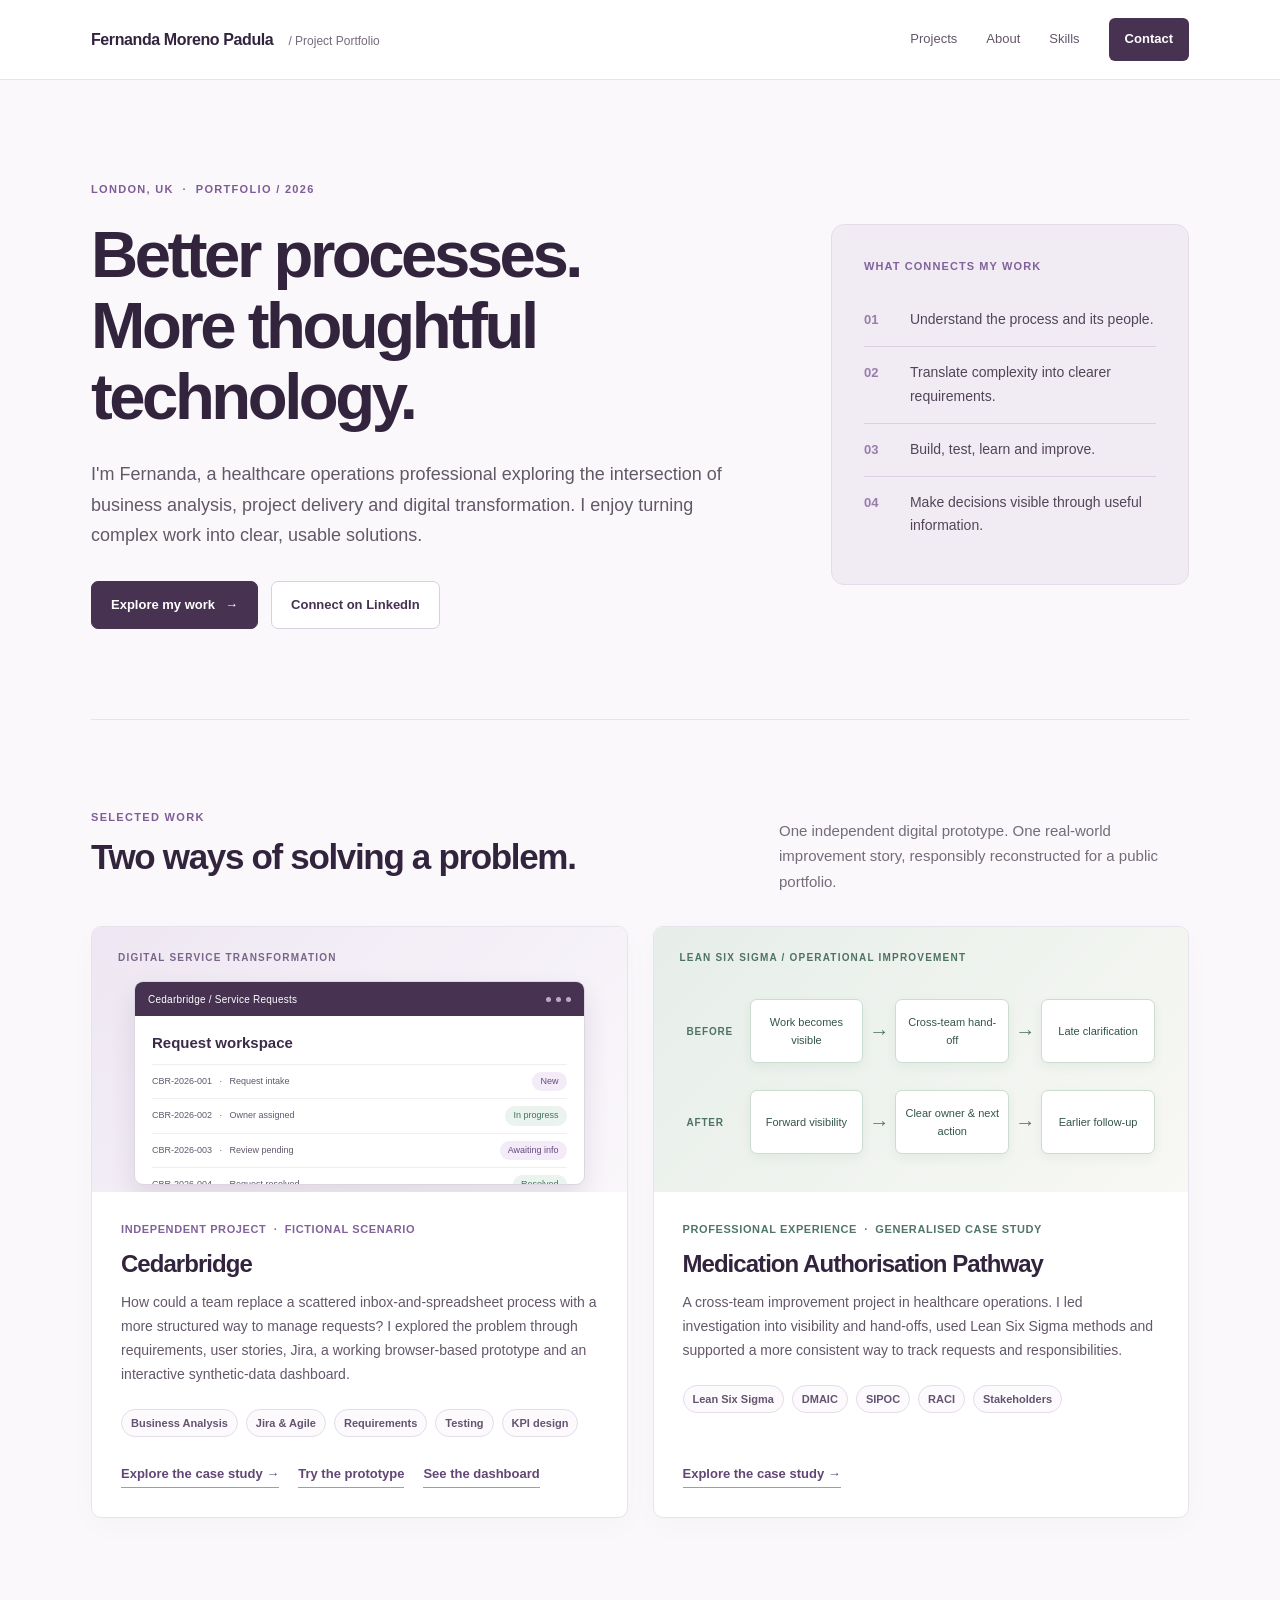
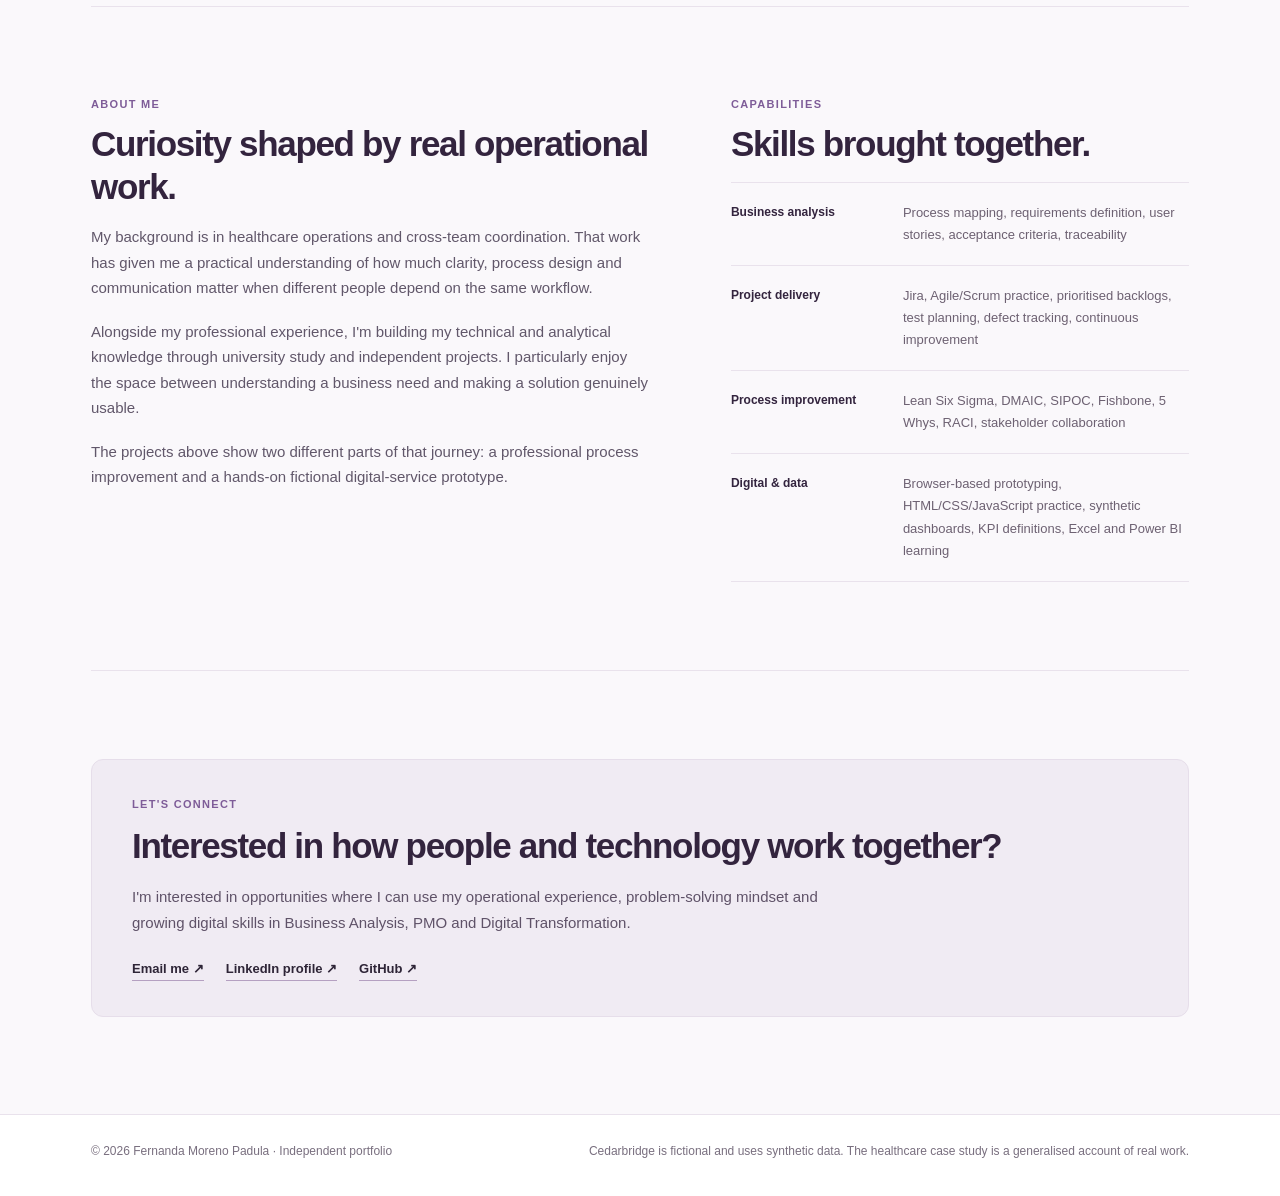
<file: index.html>
<!doctype html>
<html lang="en">
<head>
<meta charset="utf-8"><meta name="viewport" content="width=device-width, initial-scale=1">
<title>Fernanda Moreno Padula | Business Analysis & Digital Transformation Portfolio</title>
<meta name="description" content="Selected projects in business analysis, Lean Six Sigma, Agile delivery and digital transformation. Explore a working service-request prototype and a generalised healthcare process improvement case study.">
<meta property="og:type" content="website"><meta property="og:title" content="Fernanda Moreno Padula | Project Portfolio">
<meta property="og:description" content="Real process improvement experience meets hands-on digital delivery. Explore Cedarbridge and a generalised Lean Six Sigma healthcare case study.">
<meta property="og:url" content="https://nandapadz.github.io/cedarbridge-digital-transformation/">
<meta property="og:image" content="https://nandapadz.github.io/cedarbridge-digital-transformation/assets/cedarbridge-social.png">
<meta property="og:image:width" content="1200"><meta property="og:image:height" content="630">
<meta property="og:image:alt" content="Purple and lavender Cedarbridge portfolio illustration">
<meta name="twitter:card" content="summary_large_image">
<link rel="canonical" href="https://nandapadz.github.io/cedarbridge-digital-transformation/">
<link rel="stylesheet" href="portfolio-site.css">
</head>
<body>
<header class="topbar"><div class="container navrow"><a class="brand" href="index.html">Fernanda Moreno Padula <span>/ Project Portfolio</span></a>
<nav class="topnav" aria-label="Site navigation"><a href="#projects">Projects</a><a href="#about">About</a><a href="#skills">Skills</a><a href="mailto:fmorenopadula@gmail.com" class="nav-cta">Contact</a></nav></div></header>
<main class="container">
<section class="hero" id="top">
<div>
<div class="eyebrow">London, UK &nbsp;·&nbsp; Portfolio / 2026</div>
<h1>Better processes.<br>More thoughtful<br>technology.</h1>
<p class="lede">I'm Fernanda, a healthcare operations professional exploring the intersection of business analysis, project delivery and digital transformation. I enjoy turning complex work into clear, usable solutions.</p>
<div class="buttonrow"><a href="#projects" class="btn">Explore my work <span aria-hidden="true">→</span></a><a href="https://www.linkedin.com/in/fernandampadula/" class="btn secondary" target="_blank" rel="noopener noreferrer">Connect on LinkedIn</a></div>
</div>
<aside class="hero-side" aria-label="Professional focus">
<div class="tiny">What connects my work</div>
<div class="focus"><b>01</b><span>Understand the process and its people.</span></div>
<div class="focus"><b>02</b><span>Translate complexity into clearer requirements.</span></div>
<div class="focus"><b>03</b><span>Build, test, learn and improve.</span></div>
<div class="focus"><b>04</b><span>Make decisions visible through useful information.</span></div>
</aside>
</section>
<section class="section" id="projects">
<div class="section-header"><div><div class="eyebrow">Selected work</div><h2>Two ways of solving a problem.</h2></div><p>One independent digital prototype. One real-world improvement story, responsibly reconstructed for a public portfolio.</p></div>
<div class="projects">
<article class="project">
<div class="project-art art-violet">
<div class="art-label">Digital service transformation</div>
<div class="mock-app" aria-hidden="true">
<div class="mock-bar"><span>Cedarbridge / Service Requests</span><span class="mock-dots"><i></i><i></i><i></i></span></div>
<div class="mock-title">Request workspace</div>
<div class="mock-line"><span>CBR-2026-001 &nbsp; · &nbsp; Request intake</span><span class="mock-pill">New</span></div>
<div class="mock-line"><span>CBR-2026-002 &nbsp; · &nbsp; Owner assigned</span><span class="mock-pill green">In progress</span></div>
<div class="mock-line"><span>CBR-2026-003 &nbsp; · &nbsp; Review pending</span><span class="mock-pill">Awaiting info</span></div>
<div class="mock-line"><span>CBR-2026-004 &nbsp; · &nbsp; Request resolved</span><span class="mock-pill green">Resolved</span></div>
</div></div>
<div class="project-body">
<div class="project-meta">Independent project &nbsp;·&nbsp; Fictional scenario</div>
<h3>Cedarbridge</h3>
<p>How could a team replace a scattered inbox-and-spreadsheet process with a more structured way to manage requests? I explored the problem through requirements, user stories, Jira, a working browser-based prototype and an interactive synthetic-data dashboard.</p>
<div class="chips"><span class="chip">Business Analysis</span><span class="chip">Jira & Agile</span><span class="chip">Requirements</span><span class="chip">Testing</span><span class="chip">KPI design</span></div>
<div class="project-links"><a href="portfolio.html">Explore the case study <span aria-hidden="true">→</span></a><a href="app.html">Try the prototype</a><a href="analytics.html">See the dashboard</a></div>
</div>
</article>
<article class="project">
<div class="project-art art-green">
<div class="art-label" style="color:#4e7264">Lean Six Sigma / Operational improvement</div>
<div class="flow-art" aria-hidden="true">
<div class="flow-lane"><span class="flow-label">Before</span><div class="flow-box">Work becomes visible</div><span class="flow-arrow">→</span><div class="flow-box">Cross-team hand-off</div><span class="flow-arrow">→</span><div class="flow-box">Late clarification</div></div>
<div class="flow-lane"><span class="flow-label">After</span><div class="flow-box">Forward visibility</div><span class="flow-arrow">→</span><div class="flow-box">Clear owner & next action</div><span class="flow-arrow">→</span><div class="flow-box">Earlier follow-up</div></div>
</div></div>
<div class="project-body">
<div class="project-meta" style="color:#507668">Professional experience &nbsp;·&nbsp; Generalised case study</div>
<h3>Medication Authorisation Pathway</h3>
<p>A cross-team improvement project in healthcare operations. I led investigation into visibility and hand-offs, used Lean Six Sigma methods and supported a more consistent way to track requests and responsibilities.</p>
<div class="chips"><span class="chip">Lean Six Sigma</span><span class="chip">DMAIC</span><span class="chip">SIPOC</span><span class="chip">RACI</span><span class="chip">Stakeholders</span></div>
<div class="project-links"><a href="medication-authorisation.html">Explore the case study <span aria-hidden="true">→</span></a></div>
</div>
</article>
</div>
</section>
<div class="section-rule"></div>
<section class="section two-col" id="about">
<div><div class="eyebrow">About me</div><h2>Curiosity shaped by real operational work.</h2>
<p class="bodycopy">My background is in healthcare operations and cross-team coordination. That work has given me a practical understanding of how much clarity, process design and communication matter when different people depend on the same workflow.</p>
<p class="bodycopy">Alongside my professional experience, I'm building my technical and analytical knowledge through university study and independent projects. I particularly enjoy the space between understanding a business need and making a solution genuinely usable.</p>
<p class="bodycopy">The projects above show two different parts of that journey: a professional process improvement and a hands-on fictional digital-service prototype.</p>
</div>
<div id="skills"><div class="eyebrow">Capabilities</div><h2>Skills brought together.</h2>
<div class="skillstack">
<div class="skillrow"><b>Business analysis</b><span>Process mapping, requirements definition, user stories, acceptance criteria, traceability</span></div>
<div class="skillrow"><b>Project delivery</b><span>Jira, Agile/Scrum practice, prioritised backlogs, test planning, defect tracking, continuous improvement</span></div>
<div class="skillrow"><b>Process improvement</b><span>Lean Six Sigma, DMAIC, SIPOC, Fishbone, 5 Whys, RACI, stakeholder collaboration</span></div>
<div class="skillrow"><b>Digital & data</b><span>Browser-based prototyping, HTML/CSS/JavaScript practice, synthetic dashboards, KPI definitions, Excel and Power BI learning</span></div>
</div></div>
</section>
<div class="section-rule"></div>
<section class="section" id="contact">
<div class="contact-card"><div class="eyebrow">Let's connect</div><h2>Interested in how people and technology work together?</h2>
<p>I'm interested in opportunities where I can use my operational experience, problem-solving mindset and growing digital skills in Business Analysis, PMO and Digital Transformation.</p>
<div class="contact-links"><a href="mailto:fmorenopadula@gmail.com">Email me <span aria-hidden="true">↗</span></a><a href="https://www.linkedin.com/in/fernandampadula/" target="_blank" rel="noopener noreferrer">LinkedIn profile <span aria-hidden="true">↗</span></a><a href="https://github.com/nandapadz" target="_blank" rel="noopener noreferrer">GitHub <span aria-hidden="true">↗</span></a></div></div>
</section>
</main>
<footer class="footer"><div class="container"><span>© 2026 Fernanda Moreno Padula · Independent portfolio</span><span>Cedarbridge is fictional and uses synthetic data. The healthcare case study is a generalised account of real work.</span></div></footer>
</body>
</html>
</file>
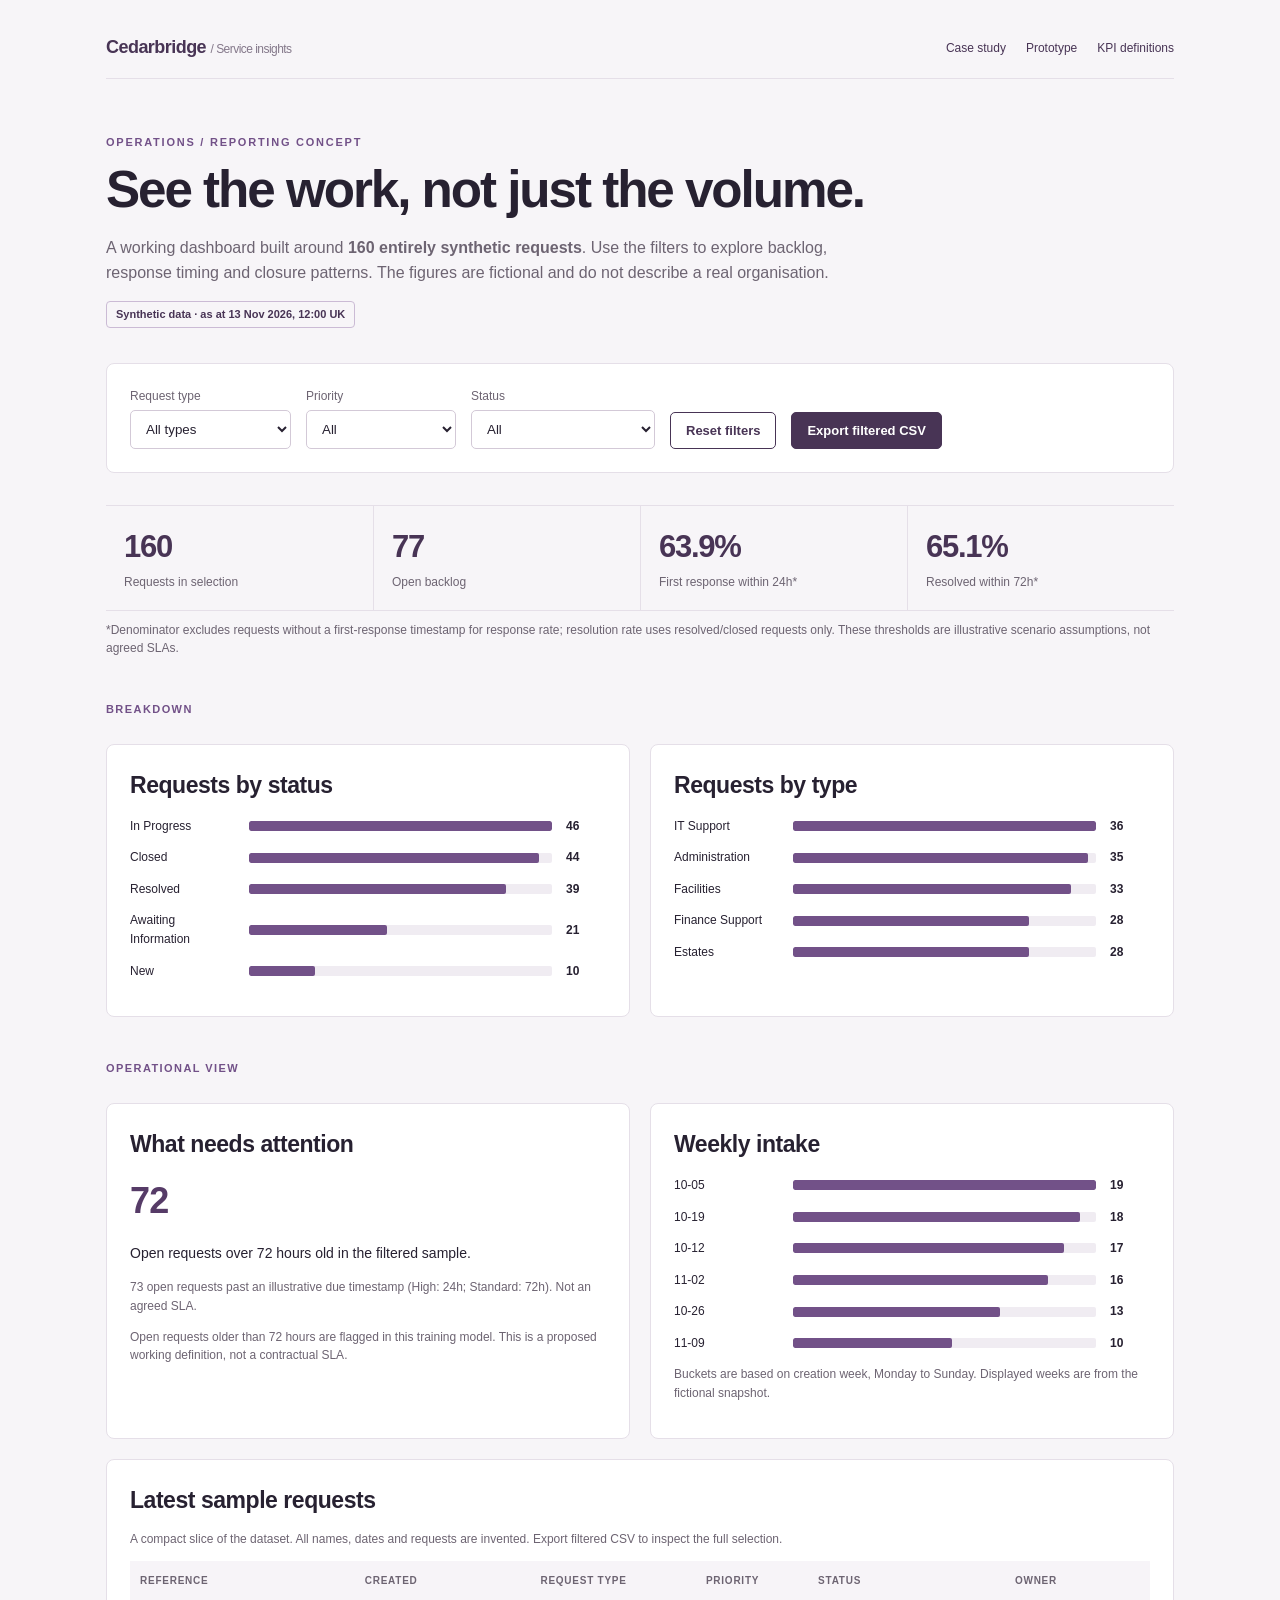
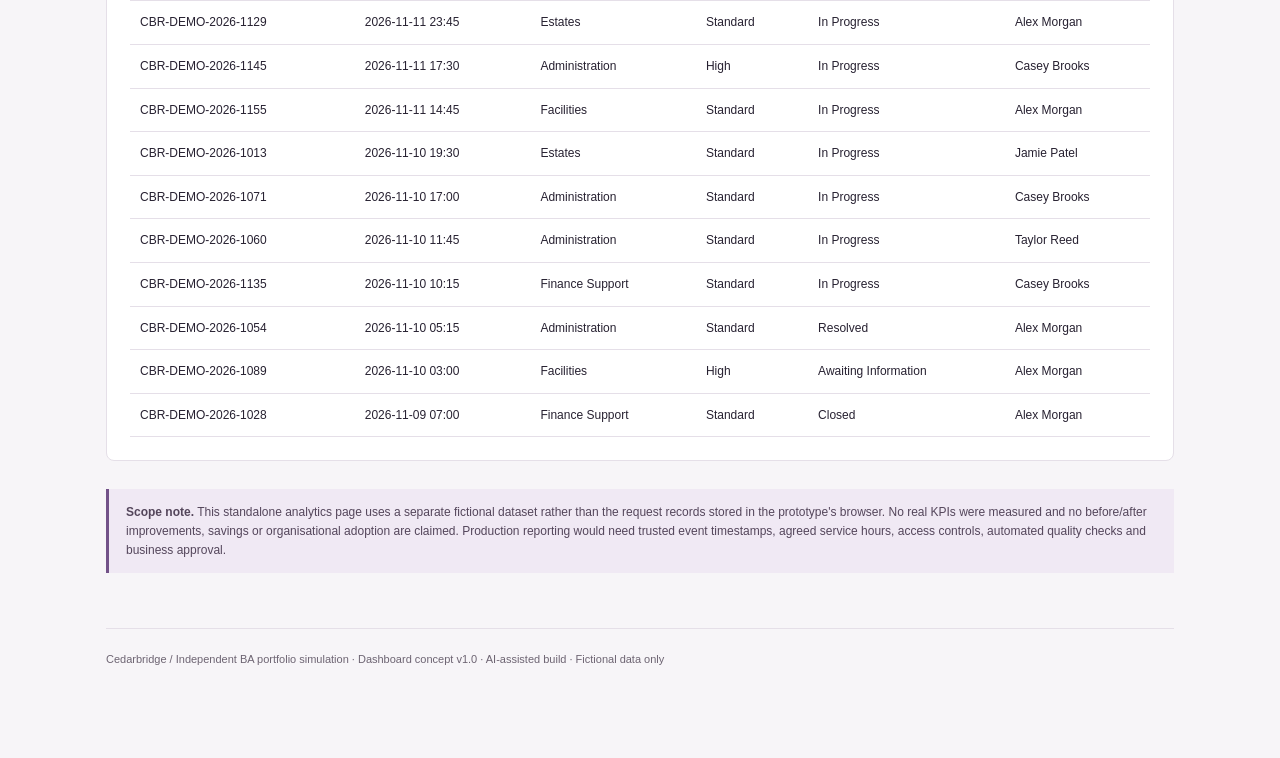
<file: analytics.html>
<!doctype html><html lang="en"><head><meta charset="UTF-8"><meta name="viewport" content="width=device-width,initial-scale=1"><title>Cedarbridge | Synthetic service insights</title><meta name="description" content="Synthetic training data dashboard for the fictional Cedarbridge service-request project."><style>
:root{--ink:#272131;--muted:#6d6472;--purple:#483455;--purple2:#725188;--lilac:#f0e9f4;--bg:#f7f5f8;--border:#e5dfe8;--ok:#246353}
*{box-sizing:border-box}body{margin:0;background:var(--bg);color:var(--ink);font:14px/1.55 'Segoe UI',Arial,sans-serif}a{color:var(--purple);text-decoration:none}a:hover{text-decoration:underline}.shell{max-width:1120px;margin:auto;padding:34px 26px 90px}.top{display:flex;justify-content:space-between;align-items:center;gap:10px;border-bottom:1px solid var(--border);padding-bottom:16px}.brand{font-weight:780;letter-spacing:-.03em;color:var(--purple);font-size:18px}.nav{display:flex;gap:20px;font-size:12px}.eyebrow{font-size:11px;letter-spacing:.16em;text-transform:uppercase;font-weight:750;color:var(--purple2);margin-top:55px}h1{font-size:clamp(30px,4vw,52px);letter-spacing:-.04em;line-height:1.15;margin:10px 0 16px}h2{letter-spacing:-.02em;font-size:23px;margin:0 0 10px}.intro{font-size:16px;max-width:730px;color:var(--muted)}.tag{display:inline-block;font-size:11px;border:1px solid #cbbbd5;color:var(--purple);padding:4px 9px;border-radius:4px;font-weight:650}.panel{background:#fff;border:1px solid var(--border);border-radius:8px;padding:23px;margin-top:20px}.controls{display:flex;flex-wrap:wrap;align-items:end;gap:15px}.controls label{display:flex;flex-direction:column;gap:4px;font-size:12px;color:var(--muted)}select{padding:10px 30px 10px 11px;color:var(--ink);border:1px solid #d3c9d7;background:#fff;border-radius:5px;min-width:150px}button{border:1px solid var(--purple);background:var(--purple);color:#fff;padding:10px 15px;border-radius:5px;cursor:pointer;font-size:13px;font-weight:650}button.secondary{background:#fff;color:var(--purple)}button:focus-visible,select:focus-visible,a:focus-visible{outline:3px solid #bd8ed8;outline-offset:3px}.stats{display:grid;grid-template-columns:repeat(4,1fr);gap:0;margin-top:32px;border-top:1px solid var(--border);border-bottom:1px solid var(--border)}.stat{padding:17px 18px}.stat:not(:first-child){border-left:1px solid var(--border)}.stat b{display:block;font-size:31px;letter-spacing:-.04em;color:var(--purple)}.stat span{font-size:12px;color:var(--muted)}.cols{display:grid;grid-template-columns:1fr 1fr;gap:20px}.small{font-size:12px;color:var(--muted)}.barline{display:grid;grid-template-columns:minmax(105px,1fr) 3fr 40px;gap:14px;align-items:center;margin:13px 0;font-size:12px}.bartrack{height:10px;background:#f0ecf2;overflow:hidden;border-radius:2px}.barfill{height:100%;background:var(--purple2);border-radius:2px}.mono{font-variant-numeric:tabular-nums}.tablewrap{overflow-x:auto}table{width:100%;border-collapse:collapse;text-align:left;font-size:12px;white-space:nowrap}th{background:#f7f4f8;font-size:10px;letter-spacing:.075em;text-transform:uppercase;color:var(--muted)}td,th{padding:12px 10px;border-bottom:1px solid var(--border)}.sectionlabel{margin:43px 0 6px;font-size:11px;letter-spacing:.13em;font-weight:780;color:var(--purple2);text-transform:uppercase}.caveat{margin-top:28px;padding:14px 17px;border-left:3px solid var(--purple2);background:var(--lilac);font-size:12px;color:#54465b}.footer{font-size:11px;color:var(--muted);margin-top:55px;border-top:1px solid var(--border);padding-top:22px}.noresults{font-size:12px;color:var(--muted);padding:12px 0}@media(max-width:750px){.shell{padding:20px 15px 50px}.stats{grid-template-columns:1fr 1fr}.stat:nth-child(3){border-left:0;border-top:1px solid var(--border)}.stat:nth-child(4){border-top:1px solid var(--border)}.cols{grid-template-columns:1fr}.barline{grid-template-columns:90px 1fr 35px;gap:9px}.nav{gap:10px}.panel{padding:17px}}
</style></head><body><main class="shell"><header class="top"><div class="brand">Cedarbridge <span style="font-weight:400;font-size:12px;color:#84788a"> / Service insights</span></div><nav class="nav"><a href="portfolio.html">Case study</a><a href="app.html">Prototype</a><a href="docs.html?file=KPI_DEFINITIONS.md">KPI definitions</a></nav></header><div class="eyebrow">Operations / reporting concept</div><h1>See the work, not just the volume.</h1><p class="intro">A working dashboard built around <strong>160 entirely synthetic requests</strong>. Use the filters to explore backlog, response timing and closure patterns. The figures are fictional and do not describe a real organisation.</p><span class="tag">Synthetic data · as at 13 Nov 2026, 12:00 UK</span><section class="panel controls" aria-label="Dashboard filters" style="margin-top:35px"><label>Request type<select id="kind"><option value="All">All types</option></select></label><label>Priority<select id="priority"><option>All</option><option>Standard</option><option>High</option></select></label><label>Status<select id="status"><option>All</option><option>New</option><option>In Progress</option><option>Awaiting Information</option><option>Resolved</option><option>Closed</option></select></label><button class="secondary" id="reset">Reset filters</button><button id="export">Export filtered CSV</button></section><div class="stats" aria-live="polite"><div class="stat"><b id="total">—</b><span>Requests in selection</span></div><div class="stat"><b id="open">—</b><span>Open backlog</span></div><div class="stat"><b id="first">—</b><span>First response within 24h*</span></div><div class="stat"><b id="sla">—</b><span>Resolved within 72h*</span></div></div><p class="small" style="margin:10px 0 32px">*Denominator excludes requests without a first-response timestamp for response rate; resolution rate uses resolved/closed requests only. These thresholds are illustrative scenario assumptions, not agreed SLAs.</p><div class="sectionlabel">Breakdown</div><div class="cols"><section class="panel"><h2>Requests by status</h2><div id="statusbars"></div></section><section class="panel"><h2>Requests by type</h2><div id="typebars"></div></section></div><div class="sectionlabel">Operational view</div><div class="cols"><section class="panel"><h2>What needs attention</h2><div id="followup"></div><p class="small">Open requests older than 72 hours are flagged in this training model. This is a proposed working definition, not a contractual SLA.</p></section><section class="panel"><h2>Weekly intake</h2><div id="weekbars"></div><p class="small">Buckets are based on creation week, Monday to Sunday. Displayed weeks are from the fictional snapshot.</p></section></div><section class="panel"><h2>Latest sample requests</h2><p class="small">A compact slice of the dataset. All names, dates and requests are invented. Export filtered CSV to inspect the full selection.</p><div class="tablewrap"><table><thead><tr><th>Reference</th><th>Created</th><th>Request type</th><th>Priority</th><th>Status</th><th>Owner</th></tr></thead><tbody id="rows"></tbody></table></div></section><div class="caveat"><strong>Scope note.</strong> This standalone analytics page uses a separate fictional dataset rather than the request records stored in the prototype's browser. No real KPIs were measured and no before/after improvements, savings or organisational adoption are claimed. Production reporting would need trusted event timestamps, agreed service hours, access controls, automated quality checks and business approval.</div><footer class="footer">Cedarbridge / Independent BA portfolio simulation · Dashboard concept v1.0 · AI-assisted build · Fictional data only</footer></main><script id="dataset" type="application/json">[{"reference":"CBR-DEMO-2026-1005","request_type":"IT Support","summary":"New starter setup","created_at":"2026-09-14 09:15","priority":"Standard","same_day_impact":"No","status":"In Progress","owner":"Taylor Reed","first_response_at":"2026-09-14 15:15","resolved_at":"","source":"SYNTHETIC / NOT REAL OPERATIONS","proposed_due_at":"2026-09-17 09:15"},{"reference":"CBR-DEMO-2026-1068","request_type":"Facilities","summary":"Meeting room access request","created_at":"2026-09-14 17:00","priority":"Standard","same_day_impact":"No","status":"Closed","owner":"Taylor Reed","first_response_at":"2026-09-16 21:00","resolved_at":"2026-09-18 17:00","source":"SYNTHETIC / NOT REAL OPERATIONS","proposed_due_at":"2026-09-17 17:00"},{"reference":"CBR-DEMO-2026-1133","request_type":"Administration","summary":"Review request routing","created_at":"2026-09-14 20:30","priority":"Standard","same_day_impact":"No","status":"In Progress","owner":"Casey Brooks","first_response_at":"2026-09-14 22:30","resolved_at":"","source":"SYNTHETIC / NOT REAL OPERATIONS","proposed_due_at":"2026-09-17 20:30"},{"reference":"CBR-DEMO-2026-1038","request_type":"IT Support","summary":"New starter setup","created_at":"2026-09-14 22:30","priority":"High","same_day_impact":"Yes","status":"In Progress","owner":"Morgan Ellis","first_response_at":"2026-09-16 14:30","resolved_at":"","source":"SYNTHETIC / NOT REAL OPERATIONS","proposed_due_at":"2026-09-15 22:30"},{"reference":"CBR-DEMO-2026-1086","request_type":"Finance Support","summary":"Check invoice reference","created_at":"2026-09-15 00:30","priority":"Standard","same_day_impact":"No","status":"Resolved","owner":"Morgan Ellis","first_response_at":"2026-09-16 05:30","resolved_at":"2026-09-17 01:30","source":"SYNTHETIC / NOT REAL OPERATIONS","proposed_due_at":"2026-09-18 00:30"},{"reference":"CBR-DEMO-2026-1074","request_type":"Finance Support","summary":"Request cost centre update","created_at":"2026-09-15 03:45","priority":"Standard","same_day_impact":"No","status":"New","owner":"","first_response_at":"","resolved_at":"","source":"SYNTHETIC / NOT REAL OPERATIONS","proposed_due_at":"2026-09-18 03:45"},{"reference":"CBR-DEMO-2026-1080","request_type":"Facilities","summary":"Repair meeting room light","created_at":"2026-09-15 21:30","priority":"High","same_day_impact":"Yes","status":"In Progress","owner":"Jamie Patel","first_response_at":"2026-09-17 09:30","resolved_at":"","source":"SYNTHETIC / NOT REAL OPERATIONS","proposed_due_at":"2026-09-16 21:30"},{"reference":"CBR-DEMO-2026-1144","request_type":"IT Support","summary":"Reset test account permissions","created_at":"2026-09-16 05:30","priority":"Standard","same_day_impact":"No","status":"In Progress","owner":"Taylor Reed","first_response_at":"2026-09-16 11:30","resolved_at":"","source":"SYNTHETIC / NOT REAL OPERATIONS","proposed_due_at":"2026-09-19 05:30"},{"reference":"CBR-DEMO-2026-1017","request_type":"Facilities","summary":"Replace broken desk chair","created_at":"2026-09-16 10:00","priority":"Standard","same_day_impact":"No","status":"In Progress","owner":"Jamie Patel","first_response_at":"2026-09-16 18:00","resolved_at":"","source":"SYNTHETIC / NOT REAL OPERATIONS","proposed_due_at":"2026-09-19 10:00"},{"reference":"CBR-DEMO-2026-1091","request_type":"Facilities","summary":"Replace broken desk chair","created_at":"2026-09-16 12:15","priority":"Standard","same_day_impact":"No","status":"Closed","owner":"Alex Morgan","first_response_at":"2026-09-17 01:15","resolved_at":"2026-09-17 14:15","source":"SYNTHETIC / NOT REAL OPERATIONS","proposed_due_at":"2026-09-19 12:15"},{"reference":"CBR-DEMO-2026-1045","request_type":"Estates","summary":"Report faulty air conditioning","created_at":"2026-09-17 04:30","priority":"Standard","same_day_impact":"No","status":"Closed","owner":"Jamie Patel","first_response_at":"","resolved_at":"2026-09-23 20:30","source":"SYNTHETIC / NOT REAL OPERATIONS","proposed_due_at":"2026-09-20 04:30"},{"reference":"CBR-DEMO-2026-1103","request_type":"Finance Support","summary":"Clarify purchase request","created_at":"2026-09-17 07:45","priority":"High","same_day_impact":"Yes","status":"Resolved","owner":"Casey Brooks","first_response_at":"2026-09-18 09:45","resolved_at":"2026-09-22 17:45","source":"SYNTHETIC / NOT REAL OPERATIONS","proposed_due_at":"2026-09-18 07:45"},{"reference":"CBR-DEMO-2026-1029","request_type":"Administration","summary":"Review request routing","created_at":"2026-09-17 12:45","priority":"Standard","same_day_impact":"No","status":"Awaiting Information","owner":"Morgan Ellis","first_response_at":"2026-09-18 06:45","resolved_at":"","source":"SYNTHETIC / NOT REAL OPERATIONS","proposed_due_at":"2026-09-20 12:45"},{"reference":"CBR-DEMO-2026-1043","request_type":"IT Support","summary":"New starter setup","created_at":"2026-09-17 17:45","priority":"Standard","same_day_impact":"No","status":"Awaiting Information","owner":"Jamie Patel","first_response_at":"2026-09-18 19:45","resolved_at":"","source":"SYNTHETIC / NOT REAL OPERATIONS","proposed_due_at":"2026-09-20 17:45"},{"reference":"CBR-DEMO-2026-1157","request_type":"Estates","summary":"Report faulty air conditioning","created_at":"2026-09-17 22:30","priority":"Standard","same_day_impact":"No","status":"Closed","owner":"Alex Morgan","first_response_at":"2026-09-18 02:30","resolved_at":"2026-09-19 23:30","source":"SYNTHETIC / NOT REAL OPERATIONS","proposed_due_at":"2026-09-20 22:30"},{"reference":"CBR-DEMO-2026-1059","request_type":"IT Support","summary":"Reset test account permissions","created_at":"2026-09-18 15:30","priority":"Standard","same_day_impact":"No","status":"In Progress","owner":"Morgan Ellis","first_response_at":"2026-09-18 21:30","resolved_at":"","source":"SYNTHETIC / NOT REAL OPERATIONS","proposed_due_at":"2026-09-21 15:30"},{"reference":"CBR-DEMO-2026-1002","request_type":"Finance Support","summary":"Clarify purchase request","created_at":"2026-09-18 18:00","priority":"Standard","same_day_impact":"No","status":"Resolved","owner":"Morgan Ellis","first_response_at":"2026-09-19 15:00","resolved_at":"2026-09-20 19:00","source":"SYNTHETIC / NOT REAL OPERATIONS","proposed_due_at":"2026-09-21 18:00"},{"reference":"CBR-DEMO-2026-1058","request_type":"IT Support","summary":"New starter setup","created_at":"2026-09-18 18:15","priority":"High","same_day_impact":"No","status":"Resolved","owner":"Taylor Reed","first_response_at":"2026-09-19 20:15","resolved_at":"2026-09-24 04:15","source":"SYNTHETIC / NOT REAL OPERATIONS","proposed_due_at":"2026-09-19 18:15"},{"reference":"CBR-DEMO-2026-1023","request_type":"IT Support","summary":"Laptop display connection issue","created_at":"2026-09-18 18:30","priority":"Standard","same_day_impact":"No","status":"Resolved","owner":"Alex Morgan","first_response_at":"","resolved_at":"2026-09-21 11:30","source":"SYNTHETIC / NOT REAL OPERATIONS","proposed_due_at":"2026-09-21 18:30"},{"reference":"CBR-DEMO-2026-1139","request_type":"Estates","summary":"Check door signage","created_at":"2026-09-18 20:15","priority":"Standard","same_day_impact":"No","status":"In Progress","owner":"Taylor Reed","first_response_at":"2026-09-19 04:15","resolved_at":"","source":"SYNTHETIC / NOT REAL OPERATIONS","proposed_due_at":"2026-09-21 20:15"},{"reference":"CBR-DEMO-2026-1106","request_type":"IT Support","summary":"Reset test account permissions","created_at":"2026-09-19 00:30","priority":"Standard","same_day_impact":"No","status":"In Progress","owner":"Taylor Reed","first_response_at":"","resolved_at":"","source":"SYNTHETIC / NOT REAL OPERATIONS","proposed_due_at":"2026-09-22 00:30"},{"reference":"CBR-DEMO-2026-1046","request_type":"Estates","summary":"Check door signage","created_at":"2026-09-19 12:30","priority":"Standard","same_day_impact":"No","status":"Closed","owner":"Jamie Patel","first_response_at":"2026-09-20 09:30","resolved_at":"2026-09-26 04:30","source":"SYNTHETIC / NOT REAL OPERATIONS","proposed_due_at":"2026-09-22 12:30"},{"reference":"CBR-DEMO-2026-1048","request_type":"Administration","summary":"Update shared rota","created_at":"2026-09-19 19:15","priority":"Standard","same_day_impact":"No","status":"Closed","owner":"Jamie Patel","first_response_at":"2026-09-20 01:15","resolved_at":"2026-09-23 01:15","source":"SYNTHETIC / NOT REAL OPERATIONS","proposed_due_at":"2026-09-22 19:15"},{"reference":"CBR-DEMO-2026-1042","request_type":"Facilities","summary":"Replace broken desk chair","created_at":"2026-09-20 22:00","priority":"Standard","same_day_impact":"No","status":"Resolved","owner":"Taylor Reed","first_response_at":"2026-09-22 03:00","resolved_at":"2026-09-27 14:00","source":"SYNTHETIC / NOT REAL OPERATIONS","proposed_due_at":"2026-09-23 22:00"},{"reference":"CBR-DEMO-2026-1121","request_type":"IT Support","summary":"Laptop display connection issue","created_at":"2026-09-21 01:15","priority":"Standard","same_day_impact":"No","status":"In Progress","owner":"Jamie Patel","first_response_at":"2026-09-21 22:15","resolved_at":"","source":"SYNTHETIC / NOT REAL OPERATIONS","proposed_due_at":"2026-09-24 01:15"},{"reference":"CBR-DEMO-2026-1041","request_type":"Administration","summary":"Confirm meeting booking","created_at":"2026-09-22 08:00","priority":"High","same_day_impact":"Yes","status":"In Progress","owner":"Alex Morgan","first_response_at":"","resolved_at":"","source":"SYNTHETIC / NOT REAL OPERATIONS","proposed_due_at":"2026-09-23 08:00"},{"reference":"CBR-DEMO-2026-1154","request_type":"Finance Support","summary":"Clarify purchase request","created_at":"2026-09-23 06:00","priority":"Standard","same_day_impact":"No","status":"Awaiting Information","owner":"Jamie Patel","first_response_at":"2026-09-23 08:00","resolved_at":"","source":"SYNTHETIC / NOT REAL OPERATIONS","proposed_due_at":"2026-09-26 06:00"},{"reference":"CBR-DEMO-2026-1136","request_type":"Administration","summary":"Update shared rota","created_at":"2026-09-23 15:45","priority":"Standard","same_day_impact":"No","status":"Closed","owner":"Taylor Reed","first_response_at":"2026-09-23 19:45","resolved_at":"2026-09-23 23:45","source":"SYNTHETIC / NOT REAL OPERATIONS","proposed_due_at":"2026-09-26 15:45"},{"reference":"CBR-DEMO-2026-1015","request_type":"Finance Support","summary":"Clarify purchase request","created_at":"2026-09-24 00:15","priority":"High","same_day_impact":"Yes","status":"Resolved","owner":"Casey Brooks","first_response_at":"2026-09-24 02:15","resolved_at":"2026-09-27 06:15","source":"SYNTHETIC / NOT REAL OPERATIONS","proposed_due_at":"2026-09-25 00:15"},{"reference":"CBR-DEMO-2026-1105","request_type":"Administration","summary":"Update shared rota","created_at":"2026-09-24 05:15","priority":"Standard","same_day_impact":"No","status":"Closed","owner":"Casey Brooks","first_response_at":"2026-09-25 02:15","resolved_at":"2026-09-25 17:15","source":"SYNTHETIC / NOT REAL OPERATIONS","proposed_due_at":"2026-09-27 05:15"},{"reference":"CBR-DEMO-2026-1072","request_type":"Administration","summary":"Confirm meeting booking","created_at":"2026-09-24 06:15","priority":"High","same_day_impact":"Yes","status":"In Progress","owner":"Taylor Reed","first_response_at":"2026-09-24 08:15","resolved_at":"","source":"SYNTHETIC / NOT REAL OPERATIONS","proposed_due_at":"2026-09-25 06:15"},{"reference":"CBR-DEMO-2026-1130","request_type":"Administration","summary":"Confirm meeting booking","created_at":"2026-09-24 16:45","priority":"Standard","same_day_impact":"No","status":"Closed","owner":"Taylor Reed","first_response_at":"","resolved_at":"2026-10-01 08:45","source":"SYNTHETIC / NOT REAL OPERATIONS","proposed_due_at":"2026-09-27 16:45"},{"reference":"CBR-DEMO-2026-1134","request_type":"IT Support","summary":"New starter setup","created_at":"2026-09-24 21:00","priority":"Standard","same_day_impact":"No","status":"New","owner":"","first_response_at":"2026-09-25 03:00","resolved_at":"","source":"SYNTHETIC / NOT REAL OPERATIONS","proposed_due_at":"2026-09-27 21:00"},{"reference":"CBR-DEMO-2026-1070","request_type":"Estates","summary":"Check door signage","created_at":"2026-09-25 10:45","priority":"High","same_day_impact":"Yes","status":"Resolved","owner":"Taylor Reed","first_response_at":"","resolved_at":"2026-09-26 22:45","source":"SYNTHETIC / NOT REAL OPERATIONS","proposed_due_at":"2026-09-26 10:45"},{"reference":"CBR-DEMO-2026-1116","request_type":"Facilities","summary":"Replace broken desk chair","created_at":"2026-09-25 16:15","priority":"Standard","same_day_impact":"No","status":"New","owner":"Taylor Reed","first_response_at":"2026-09-25 18:15","resolved_at":"","source":"SYNTHETIC / NOT REAL OPERATIONS","proposed_due_at":"2026-09-28 16:15"},{"reference":"CBR-DEMO-2026-1056","request_type":"Facilities","summary":"Replace broken desk chair","created_at":"2026-09-25 17:00","priority":"Standard","same_day_impact":"No","status":"In Progress","owner":"Casey Brooks","first_response_at":"2026-09-27 09:00","resolved_at":"","source":"SYNTHETIC / NOT REAL OPERATIONS","proposed_due_at":"2026-09-28 17:00"},{"reference":"CBR-DEMO-2026-1079","request_type":"Estates","summary":"Check door signage","created_at":"2026-09-25 17:15","priority":"Standard","same_day_impact":"No","status":"In Progress","owner":"Casey Brooks","first_response_at":"2026-09-27 09:15","resolved_at":"","source":"SYNTHETIC / NOT REAL OPERATIONS","proposed_due_at":"2026-09-28 17:15"},{"reference":"CBR-DEMO-2026-1075","request_type":"Administration","summary":"Review request routing","created_at":"2026-09-26 03:15","priority":"Standard","same_day_impact":"No","status":"New","owner":"","first_response_at":"2026-09-27 00:15","resolved_at":"","source":"SYNTHETIC / NOT REAL OPERATIONS","proposed_due_at":"2026-09-29 03:15"},{"reference":"CBR-DEMO-2026-1076","request_type":"Estates","summary":"Replace damaged cabinet","created_at":"2026-09-26 14:15","priority":"Standard","same_day_impact":"No","status":"In Progress","owner":"Jamie Patel","first_response_at":"2026-09-28 18:15","resolved_at":"","source":"SYNTHETIC / NOT REAL OPERATIONS","proposed_due_at":"2026-09-29 14:15"},{"reference":"CBR-DEMO-2026-1153","request_type":"IT Support","summary":"Laptop display connection issue","created_at":"2026-09-26 18:45","priority":"Standard","same_day_impact":"No","status":"Awaiting Information","owner":"Casey Brooks","first_response_at":"2026-09-27 15:45","resolved_at":"","source":"SYNTHETIC / NOT REAL OPERATIONS","proposed_due_at":"2026-09-29 18:45"},{"reference":"CBR-DEMO-2026-1098","request_type":"IT Support","summary":"New starter setup","created_at":"2026-09-27 04:30","priority":"Standard","same_day_impact":"No","status":"Resolved","owner":"Taylor Reed","first_response_at":"2026-09-28 20:30","resolved_at":"2026-09-29 05:30","source":"SYNTHETIC / NOT REAL OPERATIONS","proposed_due_at":"2026-09-30 04:30"},{"reference":"CBR-DEMO-2026-1151","request_type":"Administration","summary":"Update shared rota","created_at":"2026-09-27 09:45","priority":"Standard","same_day_impact":"No","status":"In Progress","owner":"Jamie Patel","first_response_at":"","resolved_at":"","source":"SYNTHETIC / NOT REAL OPERATIONS","proposed_due_at":"2026-09-30 09:45"},{"reference":"CBR-DEMO-2026-1007","request_type":"Finance Support","summary":"Request cost centre update","created_at":"2026-09-27 16:15","priority":"Standard","same_day_impact":"No","status":"Resolved","owner":"Alex Morgan","first_response_at":"2026-09-27 18:15","resolved_at":"2026-10-03 02:15","source":"SYNTHETIC / NOT REAL OPERATIONS","proposed_due_at":"2026-09-30 16:15"},{"reference":"CBR-DEMO-2026-1096","request_type":"IT Support","summary":"New starter setup","created_at":"2026-09-28 00:30","priority":"Standard","same_day_impact":"No","status":"In Progress","owner":"Morgan Ellis","first_response_at":"2026-09-29 12:30","resolved_at":"","source":"SYNTHETIC / NOT REAL OPERATIONS","proposed_due_at":"2026-10-01 00:30"},{"reference":"CBR-DEMO-2026-1035","request_type":"Estates","summary":"Report faulty air conditioning","created_at":"2026-09-28 04:15","priority":"High","same_day_impact":"Yes","status":"Resolved","owner":"Alex Morgan","first_response_at":"2026-09-28 08:15","resolved_at":"2026-09-28 12:15","source":"SYNTHETIC / NOT REAL OPERATIONS","proposed_due_at":"2026-09-29 04:15"},{"reference":"CBR-DEMO-2026-1020","request_type":"Facilities","summary":"Repair meeting room light","created_at":"2026-09-28 10:00","priority":"Standard","same_day_impact":"No","status":"Awaiting Information","owner":"Alex Morgan","first_response_at":"","resolved_at":"","source":"SYNTHETIC / NOT REAL OPERATIONS","proposed_due_at":"2026-10-01 10:00"},{"reference":"CBR-DEMO-2026-1027","request_type":"Administration","summary":"Update shared rota","created_at":"2026-09-28 12:30","priority":"Standard","same_day_impact":"No","status":"Awaiting Information","owner":"Taylor Reed","first_response_at":"2026-09-28 20:30","resolved_at":"","source":"SYNTHETIC / NOT REAL OPERATIONS","proposed_due_at":"2026-10-01 12:30"},{"reference":"CBR-DEMO-2026-1053","request_type":"Facilities","summary":"Replace broken desk chair","created_at":"2026-09-28 15:45","priority":"Standard","same_day_impact":"No","status":"Closed","owner":"Taylor Reed","first_response_at":"2026-09-30 19:45","resolved_at":"2026-10-01 08:45","source":"SYNTHETIC / NOT REAL OPERATIONS","proposed_due_at":"2026-10-01 15:45"},{"reference":"CBR-DEMO-2026-1088","request_type":"Facilities","summary":"Meeting room access request","created_at":"2026-09-29 09:45","priority":"Standard","same_day_impact":"No","status":"Resolved","owner":"Morgan Ellis","first_response_at":"2026-09-29 11:45","resolved_at":"2026-09-30 03:45","source":"SYNTHETIC / NOT REAL OPERATIONS","proposed_due_at":"2026-10-02 09:45"},{"reference":"CBR-DEMO-2026-1001","request_type":"IT Support","summary":"Laptop display connection issue","created_at":"2026-09-29 13:00","priority":"Standard","same_day_impact":"No","status":"New","owner":"","first_response_at":"2026-09-29 15:00","resolved_at":"","source":"SYNTHETIC / NOT REAL OPERATIONS","proposed_due_at":"2026-10-02 13:00"},{"reference":"CBR-DEMO-2026-1149","request_type":"Administration","summary":"Confirm meeting booking","created_at":"2026-09-30 12:00","priority":"Standard","same_day_impact":"No","status":"Resolved","owner":"Jamie Patel","first_response_at":"2026-10-02 00:00","resolved_at":"2026-10-03 05:00","source":"SYNTHETIC / NOT REAL OPERATIONS","proposed_due_at":"2026-10-03 12:00"},{"reference":"CBR-DEMO-2026-1120","request_type":"IT Support","summary":"Reset test account permissions","created_at":"2026-09-30 13:30","priority":"Standard","same_day_impact":"No","status":"Resolved","owner":"Jamie Patel","first_response_at":"2026-10-01 07:30","resolved_at":"2026-10-05 23:30","source":"SYNTHETIC / NOT REAL OPERATIONS","proposed_due_at":"2026-10-03 13:30"},{"reference":"CBR-DEMO-2026-1011","request_type":"Administration","summary":"Confirm meeting booking","created_at":"2026-10-01 16:00","priority":"Standard","same_day_impact":"No","status":"In Progress","owner":"Casey Brooks","first_response_at":"2026-10-03 08:00","resolved_at":"","source":"SYNTHETIC / NOT REAL OPERATIONS","proposed_due_at":"2026-10-04 16:00"},{"reference":"CBR-DEMO-2026-1018","request_type":"Estates","summary":"Report faulty air conditioning","created_at":"2026-10-01 21:15","priority":"Standard","same_day_impact":"No","status":"Awaiting Information","owner":"Taylor Reed","first_response_at":"2026-10-02 23:15","resolved_at":"","source":"SYNTHETIC / NOT REAL OPERATIONS","proposed_due_at":"2026-10-04 21:15"},{"reference":"CBR-DEMO-2026-1064","request_type":"Facilities","summary":"Replace broken desk chair","created_at":"2026-10-02 01:00","priority":"Standard","same_day_impact":"No","status":"Closed","owner":"Taylor Reed","first_response_at":"2026-10-02 05:00","resolved_at":"2026-10-02 09:00","source":"SYNTHETIC / NOT REAL OPERATIONS","proposed_due_at":"2026-10-05 01:00"},{"reference":"CBR-DEMO-2026-1114","request_type":"Administration","summary":"Review request routing","created_at":"2026-10-02 01:15","priority":"Standard","same_day_impact":"No","status":"In Progress","owner":"Jamie Patel","first_response_at":"2026-10-02 03:15","resolved_at":"","source":"SYNTHETIC / NOT REAL OPERATIONS","proposed_due_at":"2026-10-05 01:15"},{"reference":"CBR-DEMO-2026-1156","request_type":"Facilities","summary":"Repair meeting room light","created_at":"2026-10-02 05:15","priority":"Standard","same_day_impact":"No","status":"In Progress","owner":"Alex Morgan","first_response_at":"2026-10-02 17:15","resolved_at":"","source":"SYNTHETIC / NOT REAL OPERATIONS","proposed_due_at":"2026-10-05 05:15"},{"reference":"CBR-DEMO-2026-1127","request_type":"Finance Support","summary":"Request cost centre update","created_at":"2026-10-02 08:00","priority":"Standard","same_day_impact":"No","status":"In Progress","owner":"Morgan Ellis","first_response_at":"2026-10-03 10:00","resolved_at":"","source":"SYNTHETIC / NOT REAL OPERATIONS","proposed_due_at":"2026-10-05 08:00"},{"reference":"CBR-DEMO-2026-1037","request_type":"Finance Support","summary":"Clarify purchase request","created_at":"2026-10-02 09:15","priority":"Standard","same_day_impact":"No","status":"Awaiting Information","owner":"Alex Morgan","first_response_at":"2026-10-04 13:15","resolved_at":"","source":"SYNTHETIC / NOT REAL OPERATIONS","proposed_due_at":"2026-10-05 09:15"},{"reference":"CBR-DEMO-2026-1092","request_type":"IT Support","summary":"New starter setup","created_at":"2026-10-02 10:00","priority":"Standard","same_day_impact":"No","status":"In Progress","owner":"Jamie Patel","first_response_at":"2026-10-03 15:00","resolved_at":"","source":"SYNTHETIC / NOT REAL OPERATIONS","proposed_due_at":"2026-10-05 10:00"},{"reference":"CBR-DEMO-2026-1142","request_type":"Facilities","summary":"Repair meeting room light","created_at":"2026-10-02 12:15","priority":"Standard","same_day_impact":"No","status":"In Progress","owner":"Alex Morgan","first_response_at":"2026-10-04 04:15","resolved_at":"","source":"SYNTHETIC / NOT REAL OPERATIONS","proposed_due_at":"2026-10-05 12:15"},{"reference":"CBR-DEMO-2026-1087","request_type":"Administration","summary":"Update shared rota","created_at":"2026-10-02 21:00","priority":"Standard","same_day_impact":"No","status":"Resolved","owner":"Taylor Reed","first_response_at":"2026-10-03 15:00","resolved_at":"2026-10-06 03:00","source":"SYNTHETIC / NOT REAL OPERATIONS","proposed_due_at":"2026-10-05 21:00"},{"reference":"CBR-DEMO-2026-1006","request_type":"Administration","summary":"Confirm meeting booking","created_at":"2026-10-02 23:45","priority":"Standard","same_day_impact":"No","status":"Awaiting Information","owner":"Casey Brooks","first_response_at":"2026-10-03 03:45","resolved_at":"","source":"SYNTHETIC / NOT REAL OPERATIONS","proposed_due_at":"2026-10-05 23:45"},{"reference":"CBR-DEMO-2026-1030","request_type":"Estates","summary":"Report faulty air conditioning","created_at":"2026-10-03 08:15","priority":"Standard","same_day_impact":"No","status":"New","owner":"","first_response_at":"2026-10-05 00:15","resolved_at":"","source":"SYNTHETIC / NOT REAL OPERATIONS","proposed_due_at":"2026-10-06 08:15"},{"reference":"CBR-DEMO-2026-1051","request_type":"Facilities","summary":"Meeting room access request","created_at":"2026-10-04 01:15","priority":"Standard","same_day_impact":"No","status":"Closed","owner":"Jamie Patel","first_response_at":"2026-10-05 03:15","resolved_at":"2026-10-06 18:15","source":"SYNTHETIC / NOT REAL OPERATIONS","proposed_due_at":"2026-10-07 01:15"},{"reference":"CBR-DEMO-2026-1124","request_type":"Administration","summary":"Confirm meeting booking","created_at":"2026-10-04 05:30","priority":"Standard","same_day_impact":"No","status":"Closed","owner":"Jamie Patel","first_response_at":"","resolved_at":"2026-10-10 21:30","source":"SYNTHETIC / NOT REAL OPERATIONS","proposed_due_at":"2026-10-07 05:30"},{"reference":"CBR-DEMO-2026-1082","request_type":"IT Support","summary":"Laptop display connection issue","created_at":"2026-10-04 14:30","priority":"High","same_day_impact":"Yes","status":"Closed","owner":"Jamie Patel","first_response_at":"2026-10-05 02:30","resolved_at":"2026-10-10 00:30","source":"SYNTHETIC / NOT REAL OPERATIONS","proposed_due_at":"2026-10-05 14:30"},{"reference":"CBR-DEMO-2026-1049","request_type":"Finance Support","summary":"Request cost centre update","created_at":"2026-10-05 23:45","priority":"High","same_day_impact":"Yes","status":"In Progress","owner":"Casey Brooks","first_response_at":"2026-10-07 15:45","resolved_at":"","source":"SYNTHETIC / NOT REAL OPERATIONS","proposed_due_at":"2026-10-06 23:45"},{"reference":"CBR-DEMO-2026-1094","request_type":"Estates","summary":"Replace damaged cabinet","created_at":"2026-10-07 02:30","priority":"Standard","same_day_impact":"No","status":"Resolved","owner":"Alex Morgan","first_response_at":"2026-10-07 23:30","resolved_at":"2026-10-09 19:30","source":"SYNTHETIC / NOT REAL OPERATIONS","proposed_due_at":"2026-10-10 02:30"},{"reference":"CBR-DEMO-2026-1140","request_type":"Administration","summary":"Review request routing","created_at":"2026-10-07 16:00","priority":"High","same_day_impact":"Yes","status":"In Progress","owner":"Taylor Reed","first_response_at":"2026-10-09 04:00","resolved_at":"","source":"SYNTHETIC / NOT REAL OPERATIONS","proposed_due_at":"2026-10-08 16:00"},{"reference":"CBR-DEMO-2026-1063","request_type":"Facilities","summary":"Repair meeting room light","created_at":"2026-10-07 19:00","priority":"Standard","same_day_impact":"No","status":"In Progress","owner":"Jamie Patel","first_response_at":"2026-10-08 07:00","resolved_at":"","source":"SYNTHETIC / NOT REAL OPERATIONS","proposed_due_at":"2026-10-10 19:00"},{"reference":"CBR-DEMO-2026-1138","request_type":"Estates","summary":"Check door signage","created_at":"2026-10-08 04:00","priority":"Standard","same_day_impact":"No","status":"Closed","owner":"Taylor Reed","first_response_at":"2026-10-09 06:00","resolved_at":"2026-10-10 21:00","source":"SYNTHETIC / NOT REAL OPERATIONS","proposed_due_at":"2026-10-11 04:00"},{"reference":"CBR-DEMO-2026-1057","request_type":"Facilities","summary":"Repair meeting room light","created_at":"2026-10-08 18:30","priority":"Standard","same_day_impact":"No","status":"Closed","owner":"Casey Brooks","first_response_at":"","resolved_at":"2026-10-11 11:30","source":"SYNTHETIC / NOT REAL OPERATIONS","proposed_due_at":"2026-10-11 18:30"},{"reference":"CBR-DEMO-2026-1141","request_type":"IT Support","summary":"Laptop display connection issue","created_at":"2026-10-09 06:00","priority":"High","same_day_impact":"Yes","status":"New","owner":"Jamie Patel","first_response_at":"2026-10-10 03:00","resolved_at":"","source":"SYNTHETIC / NOT REAL OPERATIONS","proposed_due_at":"2026-10-10 06:00"},{"reference":"CBR-DEMO-2026-1069","request_type":"IT Support","summary":"Reset test account permissions","created_at":"2026-10-09 13:15","priority":"Standard","same_day_impact":"No","status":"Closed","owner":"Taylor Reed","first_response_at":"2026-10-11 01:15","resolved_at":"2026-10-12 13:15","source":"SYNTHETIC / NOT REAL OPERATIONS","proposed_due_at":"2026-10-12 13:15"},{"reference":"CBR-DEMO-2026-1061","request_type":"Administration","summary":"Confirm meeting booking","created_at":"2026-10-09 15:15","priority":"Standard","same_day_impact":"No","status":"In Progress","owner":"Morgan Ellis","first_response_at":"2026-10-09 17:15","resolved_at":"","source":"SYNTHETIC / NOT REAL OPERATIONS","proposed_due_at":"2026-10-12 15:15"},{"reference":"CBR-DEMO-2026-1040","request_type":"Finance Support","summary":"Request cost centre update","created_at":"2026-10-09 20:00","priority":"High","same_day_impact":"Yes","status":"Closed","owner":"Casey Brooks","first_response_at":"2026-10-10 22:00","resolved_at":"2026-10-11 08:00","source":"SYNTHETIC / NOT REAL OPERATIONS","proposed_due_at":"2026-10-10 20:00"},{"reference":"CBR-DEMO-2026-1126","request_type":"Estates","summary":"Replace damaged cabinet","created_at":"2026-10-09 20:45","priority":"Standard","same_day_impact":"No","status":"In Progress","owner":"Morgan Ellis","first_response_at":"2026-10-11 08:45","resolved_at":"","source":"SYNTHETIC / NOT REAL OPERATIONS","proposed_due_at":"2026-10-12 20:45"},{"reference":"CBR-DEMO-2026-1100","request_type":"Estates","summary":"Report faulty air conditioning","created_at":"2026-10-10 10:45","priority":"Standard","same_day_impact":"No","status":"Closed","owner":"Taylor Reed","first_response_at":"2026-10-11 12:45","resolved_at":"2026-10-13 03:45","source":"SYNTHETIC / NOT REAL OPERATIONS","proposed_due_at":"2026-10-13 10:45"},{"reference":"CBR-DEMO-2026-1119","request_type":"Administration","summary":"Confirm meeting booking","created_at":"2026-10-10 21:15","priority":"Standard","same_day_impact":"No","status":"Closed","owner":"Casey Brooks","first_response_at":"2026-10-11 23:15","resolved_at":"2026-10-13 21:15","source":"SYNTHETIC / NOT REAL OPERATIONS","proposed_due_at":"2026-10-13 21:15"},{"reference":"CBR-DEMO-2026-1115","request_type":"IT Support","summary":"Laptop display connection issue","created_at":"2026-10-10 23:15","priority":"Standard","same_day_impact":"No","status":"Resolved","owner":"Casey Brooks","first_response_at":"2026-10-11 11:15","resolved_at":"2026-10-14 23:15","source":"SYNTHETIC / NOT REAL OPERATIONS","proposed_due_at":"2026-10-13 23:15"},{"reference":"CBR-DEMO-2026-1004","request_type":"Finance Support","summary":"Clarify purchase request","created_at":"2026-10-11 02:00","priority":"Standard","same_day_impact":"No","status":"Awaiting Information","owner":"Taylor Reed","first_response_at":"2026-10-11 14:00","resolved_at":"","source":"SYNTHETIC / NOT REAL OPERATIONS","proposed_due_at":"2026-10-14 02:00"},{"reference":"CBR-DEMO-2026-1055","request_type":"IT Support","summary":"Laptop display connection issue","created_at":"2026-10-11 12:00","priority":"Standard","same_day_impact":"No","status":"In Progress","owner":"Jamie Patel","first_response_at":"2026-10-12 14:00","resolved_at":"","source":"SYNTHETIC / NOT REAL OPERATIONS","proposed_due_at":"2026-10-14 12:00"},{"reference":"CBR-DEMO-2026-1110","request_type":"Finance Support","summary":"Clarify purchase request","created_at":"2026-10-11 12:30","priority":"Standard","same_day_impact":"No","status":"New","owner":"Taylor Reed","first_response_at":"2026-10-13 16:30","resolved_at":"","source":"SYNTHETIC / NOT REAL OPERATIONS","proposed_due_at":"2026-10-14 12:30"},{"reference":"CBR-DEMO-2026-1044","request_type":"Administration","summary":"Update shared rota","created_at":"2026-10-11 17:45","priority":"Standard","same_day_impact":"No","status":"Closed","owner":"Casey Brooks","first_response_at":"2026-10-12 11:45","resolved_at":"2026-10-14 23:45","source":"SYNTHETIC / NOT REAL OPERATIONS","proposed_due_at":"2026-10-14 17:45"},{"reference":"CBR-DEMO-2026-1084","request_type":"Finance Support","summary":"Check invoice reference","created_at":"2026-10-11 19:45","priority":"High","same_day_impact":"Yes","status":"In Progress","owner":"Morgan Ellis","first_response_at":"2026-10-12 03:45","resolved_at":"","source":"SYNTHETIC / NOT REAL OPERATIONS","proposed_due_at":"2026-10-12 19:45"},{"reference":"CBR-DEMO-2026-1081","request_type":"Facilities","summary":"Repair meeting room light","created_at":"2026-10-12 08:15","priority":"Standard","same_day_impact":"No","status":"Resolved","owner":"Casey Brooks","first_response_at":"2026-10-12 20:15","resolved_at":"2026-10-13 20:15","source":"SYNTHETIC / NOT REAL OPERATIONS","proposed_due_at":"2026-10-15 08:15"},{"reference":"CBR-DEMO-2026-1021","request_type":"Finance Support","summary":"Check invoice reference","created_at":"2026-10-12 18:15","priority":"Standard","same_day_impact":"No","status":"Resolved","owner":"Casey Brooks","first_response_at":"2026-10-13 00:15","resolved_at":"2026-10-18 04:15","source":"SYNTHETIC / NOT REAL OPERATIONS","proposed_due_at":"2026-10-15 18:15"},{"reference":"CBR-DEMO-2026-1078","request_type":"IT Support","summary":"Reset test account permissions","created_at":"2026-10-12 22:00","priority":"Standard","same_day_impact":"No","status":"Resolved","owner":"Casey Brooks","first_response_at":"2026-10-14 00:00","resolved_at":"2026-10-14 10:00","source":"SYNTHETIC / NOT REAL OPERATIONS","proposed_due_at":"2026-10-15 22:00"},{"reference":"CBR-DEMO-2026-1067","request_type":"Estates","summary":"Check door signage","created_at":"2026-10-13 00:45","priority":"Standard","same_day_impact":"No","status":"Awaiting Information","owner":"Alex Morgan","first_response_at":"2026-10-13 06:45","resolved_at":"","source":"SYNTHETIC / NOT REAL OPERATIONS","proposed_due_at":"2026-10-16 00:45"},{"reference":"CBR-DEMO-2026-1012","request_type":"Estates","summary":"Replace damaged cabinet","created_at":"2026-10-13 09:00","priority":"Standard","same_day_impact":"No","status":"In Progress","owner":"Alex Morgan","first_response_at":"2026-10-13 21:00","resolved_at":"","source":"SYNTHETIC / NOT REAL OPERATIONS","proposed_due_at":"2026-10-16 09:00"},{"reference":"CBR-DEMO-2026-1095","request_type":"Estates","summary":"Replace damaged cabinet","created_at":"2026-10-13 16:15","priority":"Standard","same_day_impact":"No","status":"In Progress","owner":"Taylor Reed","first_response_at":"2026-10-14 10:15","resolved_at":"","source":"SYNTHETIC / NOT REAL OPERATIONS","proposed_due_at":"2026-10-16 16:15"},{"reference":"CBR-DEMO-2026-1024","request_type":"IT Support","summary":"Reset test account permissions","created_at":"2026-10-13 20:15","priority":"Standard","same_day_impact":"No","status":"Closed","owner":"Morgan Ellis","first_response_at":"2026-10-14 14:15","resolved_at":"2026-10-17 20:15","source":"SYNTHETIC / NOT REAL OPERATIONS","proposed_due_at":"2026-10-16 20:15"},{"reference":"CBR-DEMO-2026-1085","request_type":"Finance Support","summary":"Request cost centre update","created_at":"2026-10-14 03:15","priority":"Standard","same_day_impact":"No","status":"Resolved","owner":"Casey Brooks","first_response_at":"2026-10-15 00:15","resolved_at":"2026-10-17 09:15","source":"SYNTHETIC / NOT REAL OPERATIONS","proposed_due_at":"2026-10-17 03:15"},{"reference":"CBR-DEMO-2026-1102","request_type":"Finance Support","summary":"Check invoice reference","created_at":"2026-10-14 07:15","priority":"Standard","same_day_impact":"No","status":"Awaiting Information","owner":"Jamie Patel","first_response_at":"2026-10-15 04:15","resolved_at":"","source":"SYNTHETIC / NOT REAL OPERATIONS","proposed_due_at":"2026-10-17 07:15"},{"reference":"CBR-DEMO-2026-1125","request_type":"IT Support","summary":"New starter setup","created_at":"2026-10-14 13:00","priority":"Standard","same_day_impact":"No","status":"Closed","owner":"Casey Brooks","first_response_at":"","resolved_at":"2026-10-15 15:00","source":"SYNTHETIC / NOT REAL OPERATIONS","proposed_due_at":"2026-10-17 13:00"},{"reference":"CBR-DEMO-2026-1083","request_type":"Finance Support","summary":"Check invoice reference","created_at":"2026-10-14 18:00","priority":"Standard","same_day_impact":"No","status":"Closed","owner":"Alex Morgan","first_response_at":"2026-10-15 00:00","resolved_at":"2026-10-17 18:00","source":"SYNTHETIC / NOT REAL OPERATIONS","proposed_due_at":"2026-10-17 18:00"},{"reference":"CBR-DEMO-2026-1128","request_type":"Estates","summary":"Check door signage","created_at":"2026-10-14 22:00","priority":"Standard","same_day_impact":"No","status":"Resolved","owner":"Casey Brooks","first_response_at":"2026-10-15 07:00","resolved_at":"2026-10-15 16:00","source":"SYNTHETIC / NOT REAL OPERATIONS","proposed_due_at":"2026-10-17 22:00"},{"reference":"CBR-DEMO-2026-1099","request_type":"IT Support","summary":"New starter setup","created_at":"2026-10-15 04:15","priority":"Standard","same_day_impact":"No","status":"Awaiting Information","owner":"Morgan Ellis","first_response_at":"2026-10-15 16:15","resolved_at":"","source":"SYNTHETIC / NOT REAL OPERATIONS","proposed_due_at":"2026-10-18 04:15"},{"reference":"CBR-DEMO-2026-1034","request_type":"Facilities","summary":"Replace broken desk chair","created_at":"2026-10-15 17:45","priority":"Standard","same_day_impact":"No","status":"In Progress","owner":"Jamie Patel","first_response_at":"2026-10-17 09:45","resolved_at":"","source":"SYNTHETIC / NOT REAL OPERATIONS","proposed_due_at":"2026-10-18 17:45"},{"reference":"CBR-DEMO-2026-1158","request_type":"Facilities","summary":"Replace broken desk chair","created_at":"2026-10-15 20:15","priority":"Standard","same_day_impact":"No","status":"Closed","owner":"Morgan Ellis","first_response_at":"2026-10-17 01:15","resolved_at":"2026-10-17 08:15","source":"SYNTHETIC / NOT REAL OPERATIONS","proposed_due_at":"2026-10-18 20:15"},{"reference":"CBR-DEMO-2026-1113","request_type":"Estates","summary":"Check door signage","created_at":"2026-10-17 10:30","priority":"Standard","same_day_impact":"No","status":"Awaiting Information","owner":"Casey Brooks","first_response_at":"2026-10-17 14:30","resolved_at":"","source":"SYNTHETIC / NOT REAL OPERATIONS","proposed_due_at":"2026-10-20 10:30"},{"reference":"CBR-DEMO-2026-1031","request_type":"Estates","summary":"Replace damaged cabinet","created_at":"2026-10-18 13:30","priority":"Standard","same_day_impact":"No","status":"Closed","owner":"Morgan Ellis","first_response_at":"","resolved_at":"2026-10-21 13:30","source":"SYNTHETIC / NOT REAL OPERATIONS","proposed_due_at":"2026-10-21 13:30"},{"reference":"CBR-DEMO-2026-1101","request_type":"IT Support","summary":"New starter setup","created_at":"2026-10-19 09:00","priority":"Standard","same_day_impact":"No","status":"Closed","owner":"Jamie Patel","first_response_at":"2026-10-20 09:30","resolved_at":"2026-10-21 10:00","source":"SYNTHETIC / NOT REAL OPERATIONS","proposed_due_at":"2026-10-22 09:00"},{"reference":"CBR-DEMO-2026-1022","request_type":"IT Support","summary":"New starter setup","created_at":"2026-10-19 11:30","priority":"Standard","same_day_impact":"No","status":"New","owner":"","first_response_at":"2026-10-20 05:30","resolved_at":"","source":"SYNTHETIC / NOT REAL OPERATIONS","proposed_due_at":"2026-10-22 11:30"},{"reference":"CBR-DEMO-2026-1131","request_type":"IT Support","summary":"Laptop display connection issue","created_at":"2026-10-19 17:45","priority":"Standard","same_day_impact":"No","status":"In Progress","owner":"Morgan Ellis","first_response_at":"2026-10-20 05:45","resolved_at":"","source":"SYNTHETIC / NOT REAL OPERATIONS","proposed_due_at":"2026-10-22 17:45"},{"reference":"CBR-DEMO-2026-1033","request_type":"Administration","summary":"Review request routing","created_at":"2026-10-20 01:30","priority":"Standard","same_day_impact":"No","status":"Resolved","owner":"Taylor Reed","first_response_at":"2026-10-21 06:30","resolved_at":"2026-10-22 02:30","source":"SYNTHETIC / NOT REAL OPERATIONS","proposed_due_at":"2026-10-23 01:30"},{"reference":"CBR-DEMO-2026-1090","request_type":"Finance Support","summary":"Check invoice reference","created_at":"2026-10-20 06:30","priority":"Standard","same_day_impact":"No","status":"Resolved","owner":"Casey Brooks","first_response_at":"2026-10-21 03:30","resolved_at":"2026-10-24 06:30","source":"SYNTHETIC / NOT REAL OPERATIONS","proposed_due_at":"2026-10-23 06:30"},{"reference":"CBR-DEMO-2026-1123","request_type":"Facilities","summary":"Meeting room access request","created_at":"2026-10-21 09:15","priority":"Standard","same_day_impact":"No","status":"Awaiting Information","owner":"Jamie Patel","first_response_at":"2026-10-23 01:15","resolved_at":"","source":"SYNTHETIC / NOT REAL OPERATIONS","proposed_due_at":"2026-10-24 09:15"},{"reference":"CBR-DEMO-2026-1097","request_type":"IT Support","summary":"Reset test account permissions","created_at":"2026-10-21 11:00","priority":"Standard","same_day_impact":"No","status":"In Progress","owner":"Taylor Reed","first_response_at":"2026-10-22 08:00","resolved_at":"","source":"SYNTHETIC / NOT REAL OPERATIONS","proposed_due_at":"2026-10-24 11:00"},{"reference":"CBR-DEMO-2026-1118","request_type":"Administration","summary":"Confirm meeting booking","created_at":"2026-10-23 08:00","priority":"High","same_day_impact":"Yes","status":"Awaiting Information","owner":"Taylor Reed","first_response_at":"2026-10-23 10:00","resolved_at":"","source":"SYNTHETIC / NOT REAL OPERATIONS","proposed_due_at":"2026-10-24 08:00"},{"reference":"CBR-DEMO-2026-1032","request_type":"Facilities","summary":"Repair meeting room light","created_at":"2026-10-23 09:30","priority":"Standard","same_day_impact":"No","status":"Awaiting Information","owner":"Morgan Ellis","first_response_at":"2026-10-24 14:30","resolved_at":"","source":"SYNTHETIC / NOT REAL OPERATIONS","proposed_due_at":"2026-10-26 09:30"},{"reference":"CBR-DEMO-2026-1148","request_type":"Estates","summary":"Check door signage","created_at":"2026-10-23 13:00","priority":"Standard","same_day_impact":"No","status":"Closed","owner":"Morgan Ellis","first_response_at":"2026-10-23 21:00","resolved_at":"2026-10-28 23:00","source":"SYNTHETIC / NOT REAL OPERATIONS","proposed_due_at":"2026-10-26 13:00"},{"reference":"CBR-DEMO-2026-1143","request_type":"Administration","summary":"Update shared rota","created_at":"2026-10-23 13:15","priority":"Standard","same_day_impact":"No","status":"Resolved","owner":"Jamie Patel","first_response_at":"2026-10-24 01:15","resolved_at":"2026-10-25 14:15","source":"SYNTHETIC / NOT REAL OPERATIONS","proposed_due_at":"2026-10-26 13:15"},{"reference":"CBR-DEMO-2026-1108","request_type":"Facilities","summary":"Repair meeting room light","created_at":"2026-10-23 22:30","priority":"Standard","same_day_impact":"No","status":"Resolved","owner":"Alex Morgan","first_response_at":"2026-10-24 04:30","resolved_at":"2026-10-25 23:30","source":"SYNTHETIC / NOT REAL OPERATIONS","proposed_due_at":"2026-10-26 22:30"},{"reference":"CBR-DEMO-2026-1104","request_type":"Estates","summary":"Replace damaged cabinet","created_at":"2026-10-24 02:00","priority":"Standard","same_day_impact":"No","status":"Closed","owner":"Casey Brooks","first_response_at":"2026-10-24 06:00","resolved_at":"2026-10-24 10:00","source":"SYNTHETIC / NOT REAL OPERATIONS","proposed_due_at":"2026-10-27 02:00"},{"reference":"CBR-DEMO-2026-1132","request_type":"Administration","summary":"Review request routing","created_at":"2026-10-24 04:00","priority":"Standard","same_day_impact":"No","status":"Resolved","owner":"Casey Brooks","first_response_at":"2026-10-24 10:00","resolved_at":"2026-10-27 10:00","source":"SYNTHETIC / NOT REAL OPERATIONS","proposed_due_at":"2026-10-27 04:00"},{"reference":"CBR-DEMO-2026-1073","request_type":"IT Support","summary":"Reset test account permissions","created_at":"2026-10-24 10:45","priority":"Standard","same_day_impact":"No","status":"Closed","owner":"Morgan Ellis","first_response_at":"2026-10-26 02:45","resolved_at":"2026-10-27 10:45","source":"SYNTHETIC / NOT REAL OPERATIONS","proposed_due_at":"2026-10-27 10:45"},{"reference":"CBR-DEMO-2026-1052","request_type":"Facilities","summary":"Meeting room access request","created_at":"2026-10-24 18:45","priority":"Standard","same_day_impact":"No","status":"Awaiting Information","owner":"Casey Brooks","first_response_at":"2026-10-26 10:45","resolved_at":"","source":"SYNTHETIC / NOT REAL OPERATIONS","proposed_due_at":"2026-10-27 18:45"},{"reference":"CBR-DEMO-2026-1147","request_type":"Facilities","summary":"Repair meeting room light","created_at":"2026-10-25 13:45","priority":"Standard","same_day_impact":"No","status":"Resolved","owner":"Casey Brooks","first_response_at":"2026-10-27 05:45","resolved_at":"2026-10-28 13:45","source":"SYNTHETIC / NOT REAL OPERATIONS","proposed_due_at":"2026-10-28 13:45"},{"reference":"CBR-DEMO-2026-1003","request_type":"Administration","summary":"Review request routing","created_at":"2026-10-25 23:45","priority":"Standard","same_day_impact":"No","status":"Closed","owner":"Alex Morgan","first_response_at":"2026-10-26 20:45","resolved_at":"2026-10-28 00:45","source":"SYNTHETIC / NOT REAL OPERATIONS","proposed_due_at":"2026-10-28 23:45"},{"reference":"CBR-DEMO-2026-1122","request_type":"IT Support","summary":"Laptop display connection issue","created_at":"2026-10-26 18:45","priority":"Standard","same_day_impact":"No","status":"Resolved","owner":"Jamie Patel","first_response_at":"2026-10-26 22:45","resolved_at":"2026-10-29 11:45","source":"SYNTHETIC / NOT REAL OPERATIONS","proposed_due_at":"2026-10-29 18:45"},{"reference":"CBR-DEMO-2026-1111","request_type":"Finance Support","summary":"Check invoice reference","created_at":"2026-10-26 20:00","priority":"Standard","same_day_impact":"No","status":"Closed","owner":"Casey Brooks","first_response_at":"2026-10-26 22:00","resolved_at":"2026-11-01 06:00","source":"SYNTHETIC / NOT REAL OPERATIONS","proposed_due_at":"2026-10-29 20:00"},{"reference":"CBR-DEMO-2026-1146","request_type":"Finance Support","summary":"Check invoice reference","created_at":"2026-10-26 23:30","priority":"Standard","same_day_impact":"No","status":"Awaiting Information","owner":"Taylor Reed","first_response_at":"2026-10-27 05:30","resolved_at":"","source":"SYNTHETIC / NOT REAL OPERATIONS","proposed_due_at":"2026-10-29 23:30"},{"reference":"CBR-DEMO-2026-1150","request_type":"IT Support","summary":"New starter setup","created_at":"2026-10-28 19:15","priority":"Standard","same_day_impact":"No","status":"Closed","owner":"Alex Morgan","first_response_at":"2026-10-30 00:15","resolved_at":"2026-11-04 11:15","source":"SYNTHETIC / NOT REAL OPERATIONS","proposed_due_at":"2026-10-31 19:15"},{"reference":"CBR-DEMO-2026-1066","request_type":"Administration","summary":"Confirm meeting booking","created_at":"2026-10-29 04:45","priority":"Standard","same_day_impact":"No","status":"Resolved","owner":"Taylor Reed","first_response_at":"2026-10-29 12:45","resolved_at":"2026-11-01 04:45","source":"SYNTHETIC / NOT REAL OPERATIONS","proposed_due_at":"2026-11-01 04:45"},{"reference":"CBR-DEMO-2026-1117","request_type":"Administration","summary":"Confirm meeting booking","created_at":"2026-10-29 22:00","priority":"Standard","same_day_impact":"No","status":"Closed","owner":"Casey Brooks","first_response_at":"2026-10-30 02:00","resolved_at":"2026-10-30 06:00","source":"SYNTHETIC / NOT REAL OPERATIONS","proposed_due_at":"2026-11-01 22:00"},{"reference":"CBR-DEMO-2026-1137","request_type":"Estates","summary":"Report faulty air conditioning","created_at":"2026-10-30 08:45","priority":"Standard","same_day_impact":"No","status":"Resolved","owner":"Casey Brooks","first_response_at":"2026-10-30 16:45","resolved_at":"2026-10-30 16:45","source":"SYNTHETIC / NOT REAL OPERATIONS","proposed_due_at":"2026-11-02 08:45"},{"reference":"CBR-DEMO-2026-1039","request_type":"Facilities","summary":"Replace broken desk chair","created_at":"2026-10-30 09:15","priority":"Standard","same_day_impact":"No","status":"Resolved","owner":"Taylor Reed","first_response_at":"2026-10-30 15:15","resolved_at":"2026-10-31 21:15","source":"SYNTHETIC / NOT REAL OPERATIONS","proposed_due_at":"2026-11-02 09:15"},{"reference":"CBR-DEMO-2026-1107","request_type":"Facilities","summary":"Repair meeting room light","created_at":"2026-10-30 13:45","priority":"Standard","same_day_impact":"No","status":"Resolved","owner":"Alex Morgan","first_response_at":"2026-10-31 18:45","resolved_at":"2026-11-02 13:45","source":"SYNTHETIC / NOT REAL OPERATIONS","proposed_due_at":"2026-11-02 13:45"},{"reference":"CBR-DEMO-2026-1160","request_type":"Facilities","summary":"Replace broken desk chair","created_at":"2026-10-30 20:30","priority":"Standard","same_day_impact":"No","status":"Resolved","owner":"Taylor Reed","first_response_at":"2026-10-31 00:30","resolved_at":"2026-10-31 04:30","source":"SYNTHETIC / NOT REAL OPERATIONS","proposed_due_at":"2026-11-02 20:30"},{"reference":"CBR-DEMO-2026-1019","request_type":"Finance Support","summary":"Check invoice reference","created_at":"2026-10-31 08:45","priority":"Standard","same_day_impact":"No","status":"Closed","owner":"Alex Morgan","first_response_at":"2026-11-01 02:45","resolved_at":"2026-11-01 20:45","source":"SYNTHETIC / NOT REAL OPERATIONS","proposed_due_at":"2026-11-03 08:45"},{"reference":"CBR-DEMO-2026-1014","request_type":"Estates","summary":"Check door signage","created_at":"2026-10-31 09:30","priority":"Standard","same_day_impact":"No","status":"Resolved","owner":"Alex Morgan","first_response_at":"2026-10-31 21:30","resolved_at":"2026-11-03 09:30","source":"SYNTHETIC / NOT REAL OPERATIONS","proposed_due_at":"2026-11-03 09:30"},{"reference":"CBR-DEMO-2026-1062","request_type":"Facilities","summary":"Repair meeting room light","created_at":"2026-11-01 22:15","priority":"High","same_day_impact":"Yes","status":"Resolved","owner":"Casey Brooks","first_response_at":"","resolved_at":"2026-11-07 08:15","source":"SYNTHETIC / NOT REAL OPERATIONS","proposed_due_at":"2026-11-02 22:15"},{"reference":"CBR-DEMO-2026-1050","request_type":"Finance Support","summary":"Request cost centre update","created_at":"2026-11-02 03:15","priority":"Standard","same_day_impact":"No","status":"In Progress","owner":"Casey Brooks","first_response_at":"2026-11-03 08:15","resolved_at":"","source":"SYNTHETIC / NOT REAL OPERATIONS","proposed_due_at":"2026-11-05 03:15"},{"reference":"CBR-DEMO-2026-1065","request_type":"Estates","summary":"Report faulty air conditioning","created_at":"2026-11-02 04:30","priority":"Standard","same_day_impact":"No","status":"Closed","owner":"Alex Morgan","first_response_at":"","resolved_at":"2026-11-06 04:30","source":"SYNTHETIC / NOT REAL OPERATIONS","proposed_due_at":"2026-11-05 04:30"},{"reference":"CBR-DEMO-2026-1026","request_type":"Administration","summary":"Confirm meeting booking","created_at":"2026-11-02 21:15","priority":"Standard","same_day_impact":"No","status":"Closed","owner":"Casey Brooks","first_response_at":"2026-11-03 09:15","resolved_at":"2026-11-04 22:15","source":"SYNTHETIC / NOT REAL OPERATIONS","proposed_due_at":"2026-11-05 21:15"},{"reference":"CBR-DEMO-2026-1047","request_type":"Administration","summary":"Review request routing","created_at":"2026-11-03 00:30","priority":"Standard","same_day_impact":"No","status":"Closed","owner":"Jamie Patel","first_response_at":"2026-11-03 04:30","resolved_at":"2026-11-03 08:30","source":"SYNTHETIC / NOT REAL OPERATIONS","proposed_due_at":"2026-11-06 00:30"},{"reference":"CBR-DEMO-2026-1159","request_type":"Facilities","summary":"Replace broken desk chair","created_at":"2026-11-03 15:15","priority":"Standard","same_day_impact":"No","status":"Resolved","owner":"Jamie Patel","first_response_at":"2026-11-04 03:15","resolved_at":"2026-11-06 15:15","source":"SYNTHETIC / NOT REAL OPERATIONS","proposed_due_at":"2026-11-06 15:15"},{"reference":"CBR-DEMO-2026-1109","request_type":"Finance Support","summary":"Clarify purchase request","created_at":"2026-11-03 16:45","priority":"High","same_day_impact":"Yes","status":"Awaiting Information","owner":"Casey Brooks","first_response_at":"2026-11-04 10:45","resolved_at":"","source":"SYNTHETIC / NOT REAL OPERATIONS","proposed_due_at":"2026-11-04 16:45"},{"reference":"CBR-DEMO-2026-1025","request_type":"IT Support","summary":"New starter setup","created_at":"2026-11-03 17:00","priority":"High","same_day_impact":"Yes","status":"In Progress","owner":"Jamie Patel","first_response_at":"2026-11-03 23:00","resolved_at":"","source":"SYNTHETIC / NOT REAL OPERATIONS","proposed_due_at":"2026-11-04 17:00"},{"reference":"CBR-DEMO-2026-1016","request_type":"IT Support","summary":"New starter setup","created_at":"2026-11-04 14:00","priority":"Standard","same_day_impact":"No","status":"Closed","owner":"Taylor Reed","first_response_at":"2026-11-04 20:00","resolved_at":"2026-11-07 07:00","source":"SYNTHETIC / NOT REAL OPERATIONS","proposed_due_at":"2026-11-07 14:00"},{"reference":"CBR-DEMO-2026-1077","request_type":"Estates","summary":"Report faulty air conditioning","created_at":"2026-11-05 20:30","priority":"Standard","same_day_impact":"No","status":"New","owner":"Casey Brooks","first_response_at":"2026-11-06 04:30","resolved_at":"","source":"SYNTHETIC / NOT REAL OPERATIONS","proposed_due_at":"2026-11-08 20:30"},{"reference":"CBR-DEMO-2026-1093","request_type":"Facilities","summary":"Replace broken desk chair","created_at":"2026-11-05 21:45","priority":"Standard","same_day_impact":"No","status":"Closed","owner":"Morgan Ellis","first_response_at":"2026-11-07 09:45","resolved_at":"2026-11-08 14:45","source":"SYNTHETIC / NOT REAL OPERATIONS","proposed_due_at":"2026-11-08 21:45"},{"reference":"CBR-DEMO-2026-1010","request_type":"Facilities","summary":"Replace broken desk chair","created_at":"2026-11-06 13:30","priority":"Standard","same_day_impact":"No","status":"In Progress","owner":"Casey Brooks","first_response_at":"2026-11-06 15:30","resolved_at":"","source":"SYNTHETIC / NOT REAL OPERATIONS","proposed_due_at":"2026-11-09 13:30"},{"reference":"CBR-DEMO-2026-1036","request_type":"Finance Support","summary":"Check invoice reference","created_at":"2026-11-08 02:45","priority":"Standard","same_day_impact":"No","status":"Closed","owner":"Taylor Reed","first_response_at":"2026-11-08 08:45","resolved_at":"2026-11-13 11:00","source":"SYNTHETIC / NOT REAL OPERATIONS","proposed_due_at":"2026-11-11 02:45"},{"reference":"CBR-DEMO-2026-1009","request_type":"Finance Support","summary":"Clarify purchase request","created_at":"2026-11-08 08:00","priority":"Standard","same_day_impact":"No","status":"Resolved","owner":"Taylor Reed","first_response_at":"2026-11-09 13:00","resolved_at":"2026-11-11 01:00","source":"SYNTHETIC / NOT REAL OPERATIONS","proposed_due_at":"2026-11-11 08:00"},{"reference":"CBR-DEMO-2026-1112","request_type":"Administration","summary":"Review request routing","created_at":"2026-11-08 10:45","priority":"High","same_day_impact":"Yes","status":"In Progress","owner":"Morgan Ellis","first_response_at":"2026-11-09 22:45","resolved_at":"","source":"SYNTHETIC / NOT REAL OPERATIONS","proposed_due_at":"2026-11-09 10:45"},{"reference":"CBR-DEMO-2026-1008","request_type":"IT Support","summary":"Laptop display connection issue","created_at":"2026-11-08 11:00","priority":"Standard","same_day_impact":"No","status":"Closed","owner":"Jamie Patel","first_response_at":"2026-11-08 19:00","resolved_at":"2026-11-11 17:00","source":"SYNTHETIC / NOT REAL OPERATIONS","proposed_due_at":"2026-11-11 11:00"},{"reference":"CBR-DEMO-2026-1152","request_type":"IT Support","summary":"New starter setup","created_at":"2026-11-08 23:45","priority":"High","same_day_impact":"Yes","status":"Closed","owner":"Taylor Reed","first_response_at":"2026-11-09 12:45","resolved_at":"2026-11-10 01:45","source":"SYNTHETIC / NOT REAL OPERATIONS","proposed_due_at":"2026-11-09 23:45"},{"reference":"CBR-DEMO-2026-1028","request_type":"Finance Support","summary":"Request cost centre update","created_at":"2026-11-09 07:00","priority":"Standard","same_day_impact":"No","status":"Closed","owner":"Alex Morgan","first_response_at":"2026-11-09 09:00","resolved_at":"2026-11-13 11:00","source":"SYNTHETIC / NOT REAL OPERATIONS","proposed_due_at":"2026-11-12 07:00"},{"reference":"CBR-DEMO-2026-1089","request_type":"Facilities","summary":"Repair meeting room light","created_at":"2026-11-10 03:00","priority":"High","same_day_impact":"Yes","status":"Awaiting Information","owner":"Alex Morgan","first_response_at":"2026-11-12 07:00","resolved_at":"","source":"SYNTHETIC / NOT REAL OPERATIONS","proposed_due_at":"2026-11-11 03:00"},{"reference":"CBR-DEMO-2026-1054","request_type":"Administration","summary":"Confirm meeting booking","created_at":"2026-11-10 05:15","priority":"Standard","same_day_impact":"No","status":"Resolved","owner":"Alex Morgan","first_response_at":"2026-11-10 09:15","resolved_at":"2026-11-13 05:15","source":"SYNTHETIC / NOT REAL OPERATIONS","proposed_due_at":"2026-11-13 05:15"},{"reference":"CBR-DEMO-2026-1135","request_type":"Finance Support","summary":"Check invoice reference","created_at":"2026-11-10 10:15","priority":"Standard","same_day_impact":"No","status":"In Progress","owner":"Casey Brooks","first_response_at":"2026-11-10 16:15","resolved_at":"","source":"SYNTHETIC / NOT REAL OPERATIONS","proposed_due_at":"2026-11-13 10:15"},{"reference":"CBR-DEMO-2026-1060","request_type":"Administration","summary":"Confirm meeting booking","created_at":"2026-11-10 11:45","priority":"Standard","same_day_impact":"No","status":"In Progress","owner":"Taylor Reed","first_response_at":"2026-11-11 05:45","resolved_at":"","source":"SYNTHETIC / NOT REAL OPERATIONS","proposed_due_at":"2026-11-13 11:45"},{"reference":"CBR-DEMO-2026-1071","request_type":"Administration","summary":"Confirm meeting booking","created_at":"2026-11-10 17:00","priority":"Standard","same_day_impact":"No","status":"In Progress","owner":"Casey Brooks","first_response_at":"2026-11-11 19:00","resolved_at":"","source":"SYNTHETIC / NOT REAL OPERATIONS","proposed_due_at":"2026-11-13 17:00"},{"reference":"CBR-DEMO-2026-1013","request_type":"Estates","summary":"Report faulty air conditioning","created_at":"2026-11-10 19:30","priority":"Standard","same_day_impact":"No","status":"In Progress","owner":"Jamie Patel","first_response_at":"2026-11-11 16:30","resolved_at":"","source":"SYNTHETIC / NOT REAL OPERATIONS","proposed_due_at":"2026-11-13 19:30"},{"reference":"CBR-DEMO-2026-1155","request_type":"Facilities","summary":"Replace broken desk chair","created_at":"2026-11-11 14:45","priority":"Standard","same_day_impact":"No","status":"In Progress","owner":"Alex Morgan","first_response_at":"2026-11-12 11:45","resolved_at":"","source":"SYNTHETIC / NOT REAL OPERATIONS","proposed_due_at":"2026-11-14 14:45"},{"reference":"CBR-DEMO-2026-1145","request_type":"Administration","summary":"Confirm meeting booking","created_at":"2026-11-11 17:30","priority":"High","same_day_impact":"Yes","status":"In Progress","owner":"Casey Brooks","first_response_at":"2026-11-13 09:30","resolved_at":"","source":"SYNTHETIC / NOT REAL OPERATIONS","proposed_due_at":"2026-11-12 17:30"},{"reference":"CBR-DEMO-2026-1129","request_type":"Estates","summary":"Check door signage","created_at":"2026-11-11 23:45","priority":"Standard","same_day_impact":"No","status":"In Progress","owner":"Alex Morgan","first_response_at":"","resolved_at":"","source":"SYNTHETIC / NOT REAL OPERATIONS","proposed_due_at":"2026-11-14 23:45"}]</script><script>
const ALL = JSON.parse(document.getElementById('dataset').textContent);
const parse = s => s ? new Date(s.replace(' ','T')+':00') : null;
const hours = (end,start)=>(parse(end)-parse(start))/3600000;
const open = new Set(['New','In Progress','Awaiting Information']);
const kind=document.getElementById('kind'),pri=document.getElementById('priority'),stat=document.getElementById('status');
Array.from(new Set(ALL.map(x=>x.request_type))).sort().forEach(x=>{const el=document.createElement('option');el.value=x;el.textContent=x;kind.append(el)});
const fmt=n=>new Intl.NumberFormat('en-GB',{maximumFractionDigits:1}).format(n);
function renderBars(id,obj){const target=document.getElementById(id);target.replaceChildren();const entries=Object.entries(obj).sort((a,b)=>b[1]-a[1]);const mx=Math.max(...entries.map(x=>x[1]),1);if(!entries.length){target.textContent='No records in this selection';return;}
for(const [key,num] of entries){const row=document.createElement('div');row.className='barline';const label=document.createElement('div');label.textContent=key;const track=document.createElement('div');track.className='bartrack';track.setAttribute('aria-label',key+': '+num+' requests');const fill=document.createElement('div');fill.className='barfill';fill.style.width=(num/mx*100)+'%';track.append(fill);const count=document.createElement('b');count.className='mono';count.textContent=num;row.append(label,track,count);target.append(row)}}
function counts(arr,key){const x={};arr.forEach(r=>x[r[key]]=(x[r[key]]||0)+1);return x}
function weekly(arr){const x={};arr.forEach(r=>{const d=parse(r.created_at);const n=(d.getDay()+6)%7;d.setDate(d.getDate()-n);const iso=d.toISOString().slice(0,10);x[iso]=(x[iso]||0)+1});return Object.fromEntries(Object.entries(x).sort().slice(-6).map(([k,v])=>[k.slice(5),v]));}
function selected(){return ALL.filter(r=>(kind.value==='All'||r.request_type===kind.value)&&(pri.value==='All'||r.priority===pri.value)&&(stat.value==='All'||r.status===stat.value));}
function render(){const arr=selected(), answered=arr.filter(r=>r.first_response_at), closed=arr.filter(r=>['Closed','Resolved'].includes(r.status)), good24=answered.filter(r=>hours(r.first_response_at,r.created_at)<=24), good72=closed.filter(r=>r.resolved_at&&hours(r.resolved_at,r.created_at)<=72);document.getElementById('total').textContent=fmt(arr.length);document.getElementById('open').textContent=fmt(arr.filter(r=>open.has(r.status)).length);document.getElementById('first').textContent=answered.length?fmt(100*good24.length/answered.length)+'%':'—';document.getElementById('sla').textContent=closed.length?fmt(100*good72.length/closed.length)+'%':'—';renderBars('statusbars',counts(arr,'status'));renderBars('typebars',counts(arr,'request_type'));renderBars('weekbars',weekly(arr));const aged=arr.filter(r=>open.has(r.status)&&hours('2026-11-13 12:00',r.created_at)>72);const box=document.getElementById('followup');box.replaceChildren();const n=document.createElement('h2');n.style.cssText='color:#563b67;font-size:36px;margin:0';n.textContent=aged.length;const cap=document.createElement('p');cap.textContent='Open requests over 72 hours old in the filtered sample.';box.append(n,cap);const proposedLate=arr.filter(r=>open.has(r.status)&&parse(r.proposed_due_at)<parse('2026-11-13 12:00')).length;const dueNote=document.createElement('p');dueNote.className='small';dueNote.textContent=proposedLate+' open requests past an illustrative due timestamp (High: 24h; Standard: 72h). Not an agreed SLA.';box.append(dueNote);const tb=document.getElementById('rows');tb.replaceChildren();arr.slice().reverse().slice(0,10).forEach(r=>{const tr=document.createElement('tr');[r.reference,r.created_at,r.request_type,r.priority,r.status,r.owner||'Unassigned'].forEach(v=>{const td=document.createElement('td');td.textContent=v;tr.append(td)});tb.append(tr)});if(!arr.length){const tr=document.createElement('tr');tr.innerHTML='<td colspan="6">No requests match these filters.</td>';tb.append(tr)}}
[kind,pri,stat].forEach(el=>el.addEventListener('change',render));document.getElementById('reset').addEventListener('click',()=>{kind.value=pri.value=stat.value='All';render()});document.getElementById('export').addEventListener('click',()=>{const arr=selected();if(!arr.length)return;const cols=Object.keys(ALL[0]),esc=v=>'"'+String(v??'').replaceAll('"','""')+'"';const csv=[cols.join(','),...arr.map(r=>cols.map(k=>esc(r[k])).join(','))].join('\r\n');const blob=new Blob([String.fromCharCode(0xFEFF)+csv],{type:'text/csv;charset=utf-8'});const a=document.createElement('a');a.href=URL.createObjectURL(blob);a.download='Cedarbridge_Synthetic_Dashboard_Filtered.csv';a.click();setTimeout(()=>URL.revokeObjectURL(a.href),2000)});render();
</script></body></html>
</file>
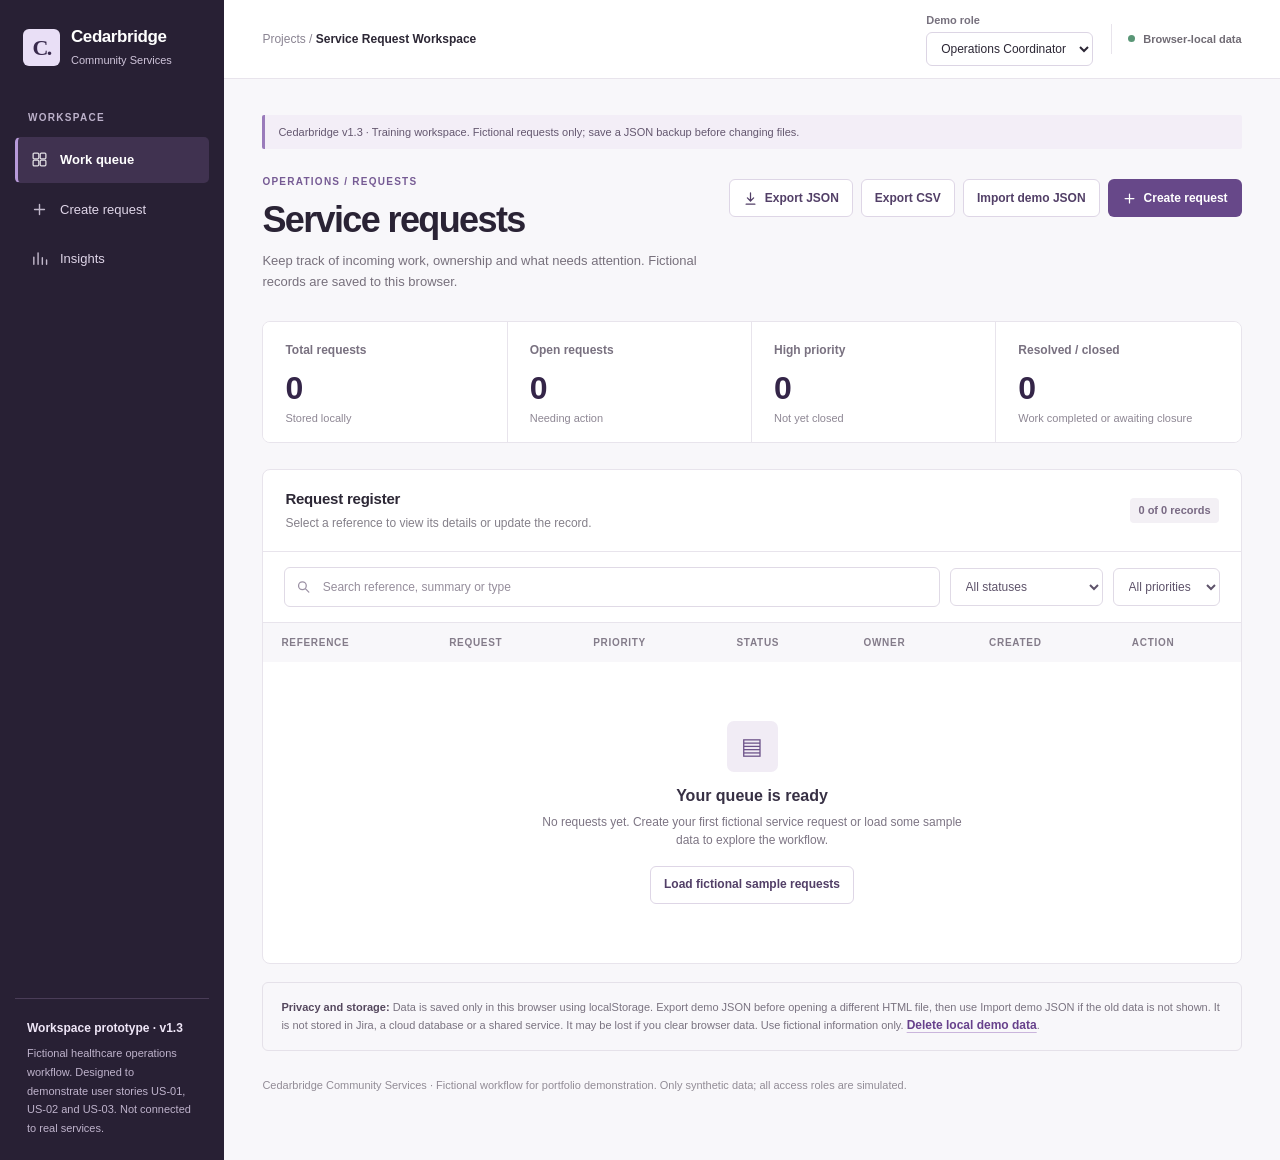
<file: app.html>
<!doctype html>
<html lang="en">
<head>
<meta charset="utf-8">
<meta name="viewport" content="width=device-width, initial-scale=1">
<meta name="color-scheme" content="light">
<title>Cedarbridge | Service requests</title>
<style>
/*
 * Cedarbridge workspace / visual refresh
 * A quiet, work-first palette: ink, aubergine and a single lavender accent.
 * Layout follows the existing service workflows; no external fonts or assets.
 */
:root {
  --forest: #282034;
  --dark: #292139;
  --ink: #2c2735;
  --secondary: #6d6875;
  --line: #e8e4ec;
  --mint: #f0eaf8;
  --accent: #6d4c97;
  --cream: #ffffff;
  --warning: #956422;
  --danger: #ac3947;
  --white: #ffffff;
  --surface: #f8f7fa;
  --sidebar-muted: #bcb1ca;
  color: var(--ink);
  background: var(--surface);
  font-family: "Segoe UI", Aptos, -apple-system, BlinkMacSystemFont, sans-serif;
  font-size: 14px;
  line-height: 1.5;
}
* { box-sizing: border-box; }
html { scroll-behavior: smooth; }
body { margin: 0; }
button, select, input, textarea { font: inherit; }
button { cursor: pointer; }
button:disabled { opacity: .5; cursor: not-allowed; }
a { color: inherit; }
button:focus-visible, a:focus-visible, select:focus-visible,
input:focus-visible, textarea:focus-visible {
  outline: 3px solid #bc9de0;
  outline-offset: 2px;
}
.hidden, [hidden] { display: none !important; }
.sr-only { position:absolute; width:1px; height:1px; padding:0; margin:-1px; overflow:hidden; clip:rect(0,0,0,0); white-space:nowrap; border:0; }

/* Navigation has the strongest colour; the working area stays neutral. */
.app { min-height:100vh; display:grid; grid-template-columns:224px minmax(0,1fr); }
.sidebar { background:var(--forest); color:#fff; padding:27px 15px 22px; display:flex; flex-direction:column; gap:42px; }
.brand { display:flex; gap:11px; align-items:center; padding:0 8px; }
.brand-mark { height:37px; width:37px; flex:none; display:grid; place-items:center; border-radius:6px; background:#e9dff6; color:#38294c; font-family:Georgia,serif; font-size:22px; font-weight:700; letter-spacing:-.08em; }
.brand-name { font-size:17px; line-height:1.15; font-weight:700; letter-spacing:-.025em; }
.brand-sub { margin-top:5px; font-size:11px; color:#cfc4da; }
.side-label { padding:0 13px; margin:0 0 12px; font-size:10px; font-weight:700; letter-spacing:.13em; text-transform:uppercase; color:var(--sidebar-muted); }
.nav { display:grid; gap:4px; }
.nav button { width:100%; display:flex; align-items:center; gap:12px; text-align:left; font-size:13px; font-weight:540; color:#dfd5e8; background:transparent; border:1px solid transparent; border-left:3px solid transparent; border-radius:5px; padding:12px 13px; }
.nav button:hover { color:#fff; background:#372d47; }
.nav button.active { color:#fff; border-left-color:#b79ad9; background:#403250; font-weight:650; }
.nav svg { width:17px; height:17px; opacity:.84; }
.sidebar-bottom { margin-top:auto; padding:19px 12px 0; border-top:1px solid #4a3d58; font-size:11px; line-height:1.7; color:#bfb3cc; }
.sidebar-bottom strong { color:#efe6f7; font-size:12px; font-weight:650; display:block; margin-bottom:6px; }

/* Shell and page hierarchy */
.main { min-width:0; }
.topbar { min-height:72px; display:flex; align-items:center; justify-content:space-between; gap:20px; background:#fff; border-bottom:1px solid var(--line); padding:12px clamp(22px,3vw,48px); }
.path { font-size:12px; color:#8a8492; }
.path strong { color:var(--ink); font-weight:650; }
.topright { display:flex; gap:18px; align-items:center; }
.mini-label { color:#77717e; font-size:11px; font-weight:600; }
.toprole { display:grid; gap:3px; }
select.role { max-width:215px; padding:8px 10px; background:#fff; border:1px solid #dcd5e4; border-radius:6px; color:var(--ink); font-size:12px; }
.local-pill { display:flex; align-items:center; gap:8px; padding:7px 0 7px 16px; border-left:1px solid var(--line); background:transparent; color:#706b74; font-size:11px; font-weight:550; white-space:nowrap; }
.dot { height:7px; width:7px; border-radius:50%; background:#599676; }
.content { max-width:1430px; margin:0 auto; padding:36px clamp(22px,3vw,48px) 65px; }
.release-note { font-size:11px; color:#64576f; background:#f3eef7; border-left:3px solid #9a7bbb; border-radius:2px; margin:0 0 25px; padding:9px 13px; }
.eyebrow { font-size:10px; font-weight:750; letter-spacing:.125em; text-transform:uppercase; color:#765b94; margin:0 0 9px; }
.page-head { display:flex; justify-content:space-between; align-items:start; gap:28px; margin:0 0 28px; }
.page-head h1 { font-size:clamp(27px,2.9vw,36px); font-weight:650; line-height:1.2; letter-spacing:-.045em; color:#2a2335; margin:0; }
.page-head p { font-size:13px; line-height:1.6; color:#77707c; margin:10px 0 0; max-width:650px; }
.page-head > div:first-child { min-width:0; flex:1 1 420px; }
.head-actions { display:flex; flex:0 0 auto; flex-wrap:nowrap; justify-content:flex-end; gap:8px; padding-top:5px; }

/* Controls: square-ish corners and restrained hover effects. */
.btn { display:inline-flex; align-items:center; justify-content:center; gap:7px; min-height:38px; border:1px solid transparent; border-radius:6px; padding:9px 13px; font-size:12px; font-weight:650; line-height:1.25; white-space:nowrap; }
.btn svg { width:15px; height:15px; }
.btn.primary { background:#674889; color:#fff; }
.btn.primary:hover { background:#533770; }
.btn.outline { background:#fff; color:#523f67; border-color:#ded6e6; }
.btn.outline:hover { background:#f7f2fb; }
.btn.ghost { background:#f0ecf4; color:#554465; }
.btn.ghost:hover { background:#e7dfee; }
.btn.danger { color:#a83f4e; background:#fff; border-color:#efced4; }
.btn.small { min-height:30px; padding:6px 10px; font-size:11px; }
.linkbutton { padding:0; border:0; background:transparent; color:#67418c; text-decoration:underline; text-underline-offset:3px; text-decoration-color:#cab5dc; font-size:12px; font-weight:670; text-align:left; }
.linkbutton:hover { color:#432a62; }

/* A single score strip is calmer than four coloured metric cards. */
.grid-stats { display:grid; grid-template-columns:repeat(4,minmax(0,1fr)); margin-bottom:26px; background:#fff; border:1px solid var(--line); border-radius:8px; overflow:hidden; }
.stat { min-width:0; min-height:115px; padding:19px 22px 16px; background:#fff; border-right:1px solid var(--line); }
.stat:last-child { border-right:0; }
.stathead { display:flex; justify-content:space-between; align-items:center; }
.statname { color:#797180; font-size:12px; font-weight:600; }
.stat-icon { display:none; }
.statvalue { margin-top:13px; font-size:32px; font-weight:660; letter-spacing:-.065em; line-height:1; color:#342548; font-variant-numeric:tabular-nums; }
.stat small { display:block; margin-top:6px; color:#8e8794; font-size:11px; }

/* Working table */
.panel { background:#fff; border:1px solid var(--line); border-radius:8px; overflow:hidden; }
.panel-heading { display:flex; justify-content:space-between; align-items:center; gap:15px; padding:19px 22px; border-bottom:1px solid var(--line); }
.panel-heading h2 { margin:0; font-size:15px; line-height:1.35; font-weight:680; letter-spacing:-.015em; }
.panel-heading p { color:#85808a; font-size:12px; margin:4px 0 0; }
.toolbar { padding:15px 21px; display:flex; flex-wrap:wrap; align-items:center; gap:10px; border-bottom:1px solid var(--line); }
.searchbox { flex:1; min-width:210px; display:flex; align-items:center; gap:9px; border:1px solid #e0dae6; border-radius:6px; padding:0 11px; background:#fff; }
.searchbox svg { height:16px; width:16px; color:#9b91a4; }
.searchbox input { width:100%; min-height:38px; border:0; background:transparent; outline:none; color:var(--ink); font-size:12px; }
.searchbox input::placeholder { color:#968e9c; }
.filter { border:1px solid #e0dae6; border-radius:6px; padding:9px 11px; color:#5e536a; background:#fff; font-size:12px; max-width:200px; min-height:38px; }
.tablewrap { overflow:auto; }
table { width:100%; border-collapse:collapse; font-size:12px; }
th { text-align:left; white-space:nowrap; padding:12px 18px; background:#f8f7fa; font-size:10px; color:#847c8a; text-transform:uppercase; letter-spacing:.07em; font-weight:750; }
td { padding:16px 18px; border-top:1px solid #eeeaf1; color:#625b69; vertical-align:middle; }
td strong { display:block; color:#302937; font-weight:650; }
td small { display:block; margin-top:3px; color:#8f8794; font-size:11px; }
tbody tr:hover { background:#faf7fd; }
.badge { display:inline-flex; justify-content:center; align-items:center; gap:5px; padding:4px 8px; border-radius:4px; background:#f2eff4; color:#625c6d; font-size:11px; font-weight:650; white-space:nowrap; }
.badge.new { background:#f2eff5; color:#746584; }
.badge.inprogress { background:#ede5f7; color:#65418a; }
.badge.waiting { background:#fbf1db; color:#8d621f; }
.badge.resolved { background:#edf3ee; color:#3e6e55; }
.badge.closed { background:#eceaed; color:#706b75; }
.badge.high { background:#fae9ec; color:#a33d4e; }
.badge.standard { background:#f3f0f5; color:#786983; }
.empty { text-align:center; padding:59px 20px; color:#7d7584; }
.empty strong { display:block; font-size:16px; color:#373044; margin:12px 0 5px; }
.empty p { margin:0 auto 17px; max-width:420px; font-size:12px; }
.empty-icon { display:grid; place-items:center; margin:auto; width:51px; height:51px; background:#f1ecf5; color:#6b5188; font-size:23px; border-radius:7px; }

.mobile-table-hint { display:none; padding:9px 15px; color:#83738e; background:#fbf9fc; font-size:11px; }
/* Form: strong labels, generous typing space, small requirement sidebar. */
.form-layout { display:grid; grid-template-columns:minmax(0,1.75fr) minmax(238px,.78fr); gap:18px; align-items:start; }
.formpanel { padding:25px; }
.formpanel h2 { margin:0 0 4px; font-size:17px; font-weight:650; }
.subtext { margin:0 0 22px; font-size:12px; color:#87808d; }
.formgrid { display:grid; grid-template-columns:1fr 1fr; gap:19px; }
.field { display:flex; flex-direction:column; gap:7px; min-width:0; }
.field.full { grid-column:1/-1; }
label,.field-label { color:#4c4358; font-size:12px; font-weight:650; }
label em,.field-label em { color:#b14156; font-style:normal; }
.field input,.field select,.field textarea,.detail-control { min-height:42px; width:100%; padding:10px 11px; border:1px solid #dfd8e5; border-radius:6px; background:#fff; color:#2f2936; font-size:13px; }
.field textarea { min-height:112px; resize:vertical; }
.field .help { color:#928b98; font-size:11px; }
.error { color:#ac3947; font-size:11px; }
.error:empty { display:none; }
[aria-invalid=true] { border-color:#bd5263!important; background:#fffafb!important; }
.radio-row { display:flex; flex-wrap:wrap; gap:9px; }
.radio-row label { display:flex; align-items:center; gap:9px; min-width:93px; padding:10px 12px; border:1px solid #ded8e5; border-radius:6px; font-weight:540; cursor:pointer; }
.radio-row input { width:auto; min-height:auto; accent-color:#704c98; }
.form-actions { margin-top:24px; padding-top:23px; display:flex; flex-wrap:wrap; gap:9px; border-top:1px solid var(--line); }
.asidepanel { padding:21px; }
.asidepanel h3 { font-size:14px; font-weight:700; margin:0 0 10px; }
.asideitem { padding:15px 0; border-top:1px solid #eeeaf1; }
.asideitem:first-of-type { border-top:0; }
.asideitem b { font-size:12px; color:#4d405d; }
.asideitem p { margin:6px 0 0; font-size:12px; line-height:1.55; color:#7a7281; }
.aside-code { display:inline-block; border-radius:3px; padding:3px 5px; font-size:10px; letter-spacing:.035em; font-weight:750; background:#eee6f5; color:#725195; }
.note { padding:12px 14px; border:1px solid #e4dbe9; border-radius:5px; background:#f6f2f9; color:#655672; font-size:12px; line-height:1.6; }
.warn { background:#fff8ed; border-color:#f0dec2; color:#8a622e; }
.notice { margin-top:18px; padding:10px 12px; background:#f8f6fa; border-left:2px solid #b9a8cb; border-radius:0; color:#796c84; font-size:11px; line-height:1.65; }
.save-success { margin-top:16px; padding:12px 15px; border:1px solid #d8e7dd; border-left:3px solid #5f9971; border-radius:5px; background:#f0f7f2; color:#356247; font-size:12px; }
.callout { margin-top:18px; background:transparent; border:1px solid #e5e1e9; border-radius:6px; color:#7a7380; padding:15px 18px; font-size:11px; line-height:1.65; }
.callout strong { color:#54475d; font-weight:650; }
.footer { color:#928c96; font-size:11px; line-height:1.65; margin:25px 0 0; }

/* Charts need comparison, not decoration. */
.insights-grid { display:grid; grid-template-columns:1fr 1fr; gap:18px; }
.chart-body { padding:22px; }
.barrow { display:grid; grid-template-columns:135px minmax(0,1fr) 30px; align-items:center; gap:12px; color:#615b69; font-size:12px; margin:16px 0; }
.bartrack { background:#efeaf3; height:8px; border-radius:2px; overflow:hidden; }
.barfill { background:#8566aa; height:100%; border-radius:2px; }

/* Dialog retains the full activity trail and makes the active controls obvious. */
.dialog { width:min(700px,calc(100vw - 24px)); max-height:min(90vh,950px); overflow:auto; padding:0; background:#fff; border:1px solid #dcd4e3; border-radius:10px; box-shadow:0 30px 85px #241b3670; color:var(--ink); }
.dialog::backdrop { background:#241d32a8; }
.dialog-head { display:flex; align-items:start; justify-content:space-between; gap:15px; padding:23px 26px 20px; border-bottom:1px solid var(--line); }
.dialog-head h2 { margin:5px 0 0; font-size:21px; letter-spacing:-.03em; font-weight:650; }
.dialog-head small { color:#8b8094; }
.xbtn { display:grid; place-items:center; width:32px; height:32px; border:1px solid #e4dfe9; border-radius:5px; background:#fff; font-size:19px; color:#6e597b; }
.dialog-body { padding:23px 26px; }
.detail-metadata { display:flex; gap:7px; flex-wrap:wrap; margin:3px 0 18px; }
.detail-desc { background:#f8f7fa; color:#4f4559; white-space:pre-wrap; line-height:1.65; font-size:13px; padding:15px 17px; border-radius:6px; margin-bottom:18px; }
.detail-grid { display:grid; grid-template-columns:1fr 1fr; gap:14px; }
.detail-card { padding:15px; border:1px solid #e8e3ed; border-radius:6px; }
.detail-card h3 { margin:0 0 7px; color:#817889; font-size:11px; font-weight:650; }
.detail-card p { margin:0; color:#372e41; font-size:13px; }
.section-head { margin:24px 0 13px; color:#43364d; font-size:13px; font-weight:700; }
.audit { padding:0 0 0 8px; border-left:2px solid #e6daef; margin:0; list-style:none; }
.audit li { margin:0 0 15px 14px; position:relative; color:#635b6c; font-size:12px; }
.audit li:before { content:""; position:absolute; left:-21px; top:6px; width:8px; height:8px; background:#8d6ab1; border:2px solid #f4eef9; border-radius:50%; }
.audit time { display:block; margin-top:4px; color:#97909e; font-size:11px; }
.dialog-actions { display:flex; align-items:center; flex-wrap:wrap; gap:10px; margin-top:18px; }
.divider { margin:23px 0; border:0; border-top:1px solid var(--line); }
.toast { z-index:50; position:fixed; bottom:20px; right:20px; padding:13px 17px; max-width:min(420px,calc(100vw - 40px)); background:#312340; color:#fff; border-radius:6px; box-shadow:0 10px 30px #27193742; font-size:12px; font-weight:600; }

@media (max-width:1220px) {
  .head-actions { flex-wrap:wrap; }
}
@media (max-width:1150px) {
  .app { grid-template-columns:200px minmax(0,1fr); }
  .sidebar { padding-left:12px; padding-right:12px; }
  .grid-stats { grid-template-columns:repeat(2,minmax(0,1fr)); }
  .stat { border-bottom:1px solid var(--line); }
  .stat:nth-child(2n) { border-right:0; }
  .stat:nth-child(n+3) { border-bottom:0; }
  .page-head { flex-wrap:wrap; }
  .head-actions { justify-content:flex-start; }
  .form-layout { grid-template-columns:1fr; }
}
@media (max-width:740px) {
  .app { display:block; }
  .sidebar { padding:15px 16px 12px; gap:14px; }
  .brand { padding:0; }
  .brand-mark { height:31px; width:31px; font-size:19px; }
  .brand-sub { display:none; }
  .side-label,.sidebar-bottom { display:none; }
  .nav { display:flex; flex-wrap:wrap; gap:4px; }
  .nav button { width:auto; padding:9px 11px; font-size:12px; }
  .nav svg { display:none; }
  .topbar { min-height:auto; padding:10px 16px; }
  .path { display:none; }
  .topright { justify-content:space-between; flex-wrap:wrap; gap:9px; width:100%; }
  .toprole { display:flex; align-items:center; gap:10px; min-width:0; }
  .local-pill { border-left:0; padding:0; }
  .content { padding:24px 14px 48px; }
  .page-head { display:block; }
  .page-head h1 { font-size:29px; }
  .head-actions { margin-top:16px; }
  .grid-stats { margin-bottom:20px; }
  .stat { min-height:105px; padding:17px 14px; }
  .statvalue { font-size:28px; }
  .panel-heading,.toolbar { padding:15px; }
  .mobile-table-hint { display:block; }
  .formpanel,.asidepanel { padding:19px; }
  .formgrid,.insights-grid,.detail-grid { grid-template-columns:1fr; }
  .formgrid .field { grid-column:1/-1; }
  .dialog-head,.dialog-body { padding:20px; }
  .barrow { grid-template-columns:115px minmax(0,1fr) 25px; }
}

</style>
</head>
<body>
<svg aria-hidden="true" style="position:absolute;width:0;height:0;overflow:hidden" xmlns="http://www.w3.org/2000/svg">
<symbol id="i-grid" viewBox="0 0 24 24"><rect x="3" y="3" width="8" height="8" rx="1.5" fill="none" stroke="currentColor" stroke-width="1.8"/><rect x="13" y="3" width="8" height="8" rx="1.5" fill="none" stroke="currentColor" stroke-width="1.8"/><rect x="3" y="13" width="8" height="8" rx="1.5" fill="none" stroke="currentColor" stroke-width="1.8"/><rect x="13" y="13" width="8" height="8" rx="1.5" fill="none" stroke="currentColor" stroke-width="1.8"/></symbol>
<symbol id="i-plus" viewBox="0 0 24 24"><path d="M12 5v14M5 12h14" fill="none" stroke="currentColor" stroke-width="2" stroke-linecap="round"/></symbol>
<symbol id="i-chart" viewBox="0 0 24 24"><path d="M4 20V10M10 20V4M16 20v-9M22 20v-6" fill="none" stroke="currentColor" stroke-width="2" stroke-linecap="round"/></symbol>
<symbol id="i-search" viewBox="0 0 24 24"><circle cx="10" cy="10" r="6" stroke="currentColor" fill="none" stroke-width="2"/><path d="m15 15 5 5" stroke="currentColor" stroke-width="2" stroke-linecap="round"/></symbol>
<symbol id="i-folder" viewBox="0 0 24 24"><path d="M3 7a2 2 0 0 1 2-2h5l2 2h7a2 2 0 0 1 2 2v10H3z" stroke="currentColor" fill="none" stroke-width="1.8"/></symbol>
<symbol id="i-clock" viewBox="0 0 24 24"><circle cx="12" cy="12" r="9" stroke="currentColor" fill="none" stroke-width="1.8"/><path d="M12 7v5l3 2" stroke="currentColor" fill="none" stroke-width="1.8" stroke-linecap="round"/></symbol>
<symbol id="i-fire" viewBox="0 0 24 24"><path d="M12 3c1 4 5 5 5 11 0 4-2.2 7-5 7-3 0-6-3-6-7 0-3 2-5 3-6 0 4 2 5 3 5 2-2 0-7 0-10z" stroke="currentColor" stroke-width="1.6" fill="none"/></symbol>
<symbol id="i-check" viewBox="0 0 24 24"><path d="m5 12 5 5L20 7" stroke="currentColor" stroke-width="2" fill="none" stroke-linecap="round" stroke-linejoin="round"/></symbol>
<symbol id="i-down" viewBox="0 0 24 24"><path d="M12 3v13m-5-5 5 5 5-5M5 21h14" stroke="currentColor" stroke-width="2" fill="none" stroke-linecap="round"/></symbol>
</svg>
<div class="app">
<aside class="sidebar" aria-label="Workspace navigation">
  <div class="brand"><span class="brand-mark">C.</span><div><div class="brand-name">Cedarbridge</div><div class="brand-sub">Community Services</div></div></div>
  <div><div class="side-label">Workspace</div><nav class="nav" aria-label="Main">
    <button type="button" class="active" data-nav="queue" aria-current="page"><svg><use href="#i-grid"></use></svg> Work queue</button>
    <button type="button" data-nav="new"><svg><use href="#i-plus"></use></svg> Create request</button>
    <button type="button" data-nav="insights"><svg><use href="#i-chart"></use></svg> Insights</button>
  </nav></div>
  <div class="sidebar-bottom"><strong>Workspace prototype · v1.3</strong>Fictional healthcare operations workflow. Designed to demonstrate user stories US-01, US-02 and US-03. Not connected to real services.</div>
</aside>
<div class="main">
<header class="topbar"><div class="path">Projects / <strong>Service Request Workspace</strong></div><div class="topright"><div class="toprole"><label for="role" class="mini-label">Demo role</label><select id="role" class="role" aria-label="Simulated user role"><option value="coordinator">Operations Coordinator</option><option value="viewer">Read-only Viewer</option></select></div><span class="local-pill"><i class="dot"></i> Browser-local data</span></div></header>
<div class="content">
<div class="release-note" role="status">Cedarbridge v1.3 · Training workspace. Fictional requests only; save a JSON backup before changing files.</div>
<div class="note" id="storage-warning" hidden role="alert">Browser storage is unavailable in this session. You can try the interface, but your changes may disappear after refresh. Use a normal browser window to save locally.</div>
<section id="view-queue" data-page="queue">
  <div class="page-head"><div><div class="eyebrow">Operations / Requests</div><h1>Service requests</h1><p>Keep track of incoming work, ownership and what needs attention. Fictional records are saved to this browser.</p></div><div class="head-actions"><button class="btn outline" type="button" id="export-json"><svg><use href="#i-down"></use></svg> Export JSON</button><button class="btn outline" type="button" id="export-csv">Export CSV</button><button class="btn outline" id="import-json" type="button" title="Restore fictional local demo records from a Cedarbridge JSON export">Import demo JSON</button><input id="import-file" type="file" accept=".json,application/json" hidden aria-label="Choose Cedarbridge demo JSON"><button class="btn primary" type="button" data-nav="new"><svg><use href="#i-plus"></use></svg> Create request</button></div></div>
  <div role="status" aria-live="polite" class="save-success" id="queue-save-feedback" hidden style="margin:0 0 18px 0;"></div>
  <div class="grid-stats" id="stats" aria-label="Request summary">
   <div class="stat"><div class="stathead"><span class="statname">Total requests</span><span class="stat-icon"><svg><use href="#i-folder"></use></svg></span></div><div class="statvalue" id="stat-total">0</div><small>Stored locally</small></div>
   <div class="stat"><div class="stathead"><span class="statname">Open requests</span><span class="stat-icon"><svg><use href="#i-clock"></use></svg></span></div><div class="statvalue" id="stat-open">0</div><small>Needing action</small></div>
   <div class="stat"><div class="stathead"><span class="statname">High priority</span><span class="stat-icon"><svg><use href="#i-fire"></use></svg></span></div><div class="statvalue" id="stat-high">0</div><small>Not yet closed</small></div>
   <div class="stat"><div class="stathead"><span class="statname">Resolved / closed</span><span class="stat-icon"><svg><use href="#i-check"></use></svg></span></div><div class="statvalue" id="stat-done">0</div><small>Work completed or awaiting closure</small></div>
  </div>
  <div class="panel"><div class="panel-heading"><div><h2>Request register</h2><p>Select a reference to view its details or update the record.</p></div><span class="badge standard" id="count-label">0 records</span></div>
  <div class="toolbar"><div class="searchbox"><svg><use href="#i-search"></use></svg><input type="search" id="search" placeholder="Search reference, summary or type" aria-label="Search requests"></div><select class="filter" id="filter-status" aria-label="Filter by status"><option value="all">All statuses</option><option>New</option><option>In Progress</option><option>Awaiting Information</option><option>Resolved</option><option>Closed</option></select><select class="filter" id="filter-priority" aria-label="Filter by priority"><option value="all">All priorities</option><option>High</option><option>Standard</option></select></div>
  <div class="mobile-table-hint">Swipe the table to see all details →</div><div class="tablewrap" tabindex="0" aria-label="Request register. Scroll horizontally to read all columns."><table><thead><tr><th>Reference</th><th>Request</th><th>Priority</th><th>Status</th><th>Owner</th><th>Created</th><th>Action</th></tr></thead><tbody id="request-rows"></tbody></table></div>
  <div class="empty" id="queue-empty"><div class="empty-icon" aria-hidden="true">▤</div><strong id="empty-title">Your queue is ready</strong><p id="empty-desc">No requests yet. Create your first fictional service request or load some sample data to explore the workflow.</p><button class="btn outline" id="load-samples" type="button">Load fictional sample requests</button></div>
  </div>
  <div class="callout"><strong>Privacy and storage:</strong> Data is saved only in this browser using localStorage. Export demo JSON before opening a different HTML file, then use Import demo JSON if the old data is not shown. It is not stored in Jira, a cloud database or a shared service. It may be lost if you clear browser data. Use fictional information only. <button type="button" id="clear-data" class="linkbutton">Delete local demo data</button>.</div>
</section>
<section id="view-new" data-page="new" hidden>
 <div class="page-head"><div><div class="eyebrow">Operations / Request intake</div><h1>Create a request</h1><p>Record the details below. A reference will be generated when you save the request.</p></div><div class="head-actions"><button class="btn outline" data-nav="queue" type="button">Back to queue</button></div></div>
 <div class="form-layout"><div class="panel formpanel"><h2>Request information</h2><p class="subtext">Fields marked * are required under the draft Cedarbridge business rules.</p>
 <form id="request-form" novalidate><div class="formgrid">
 <div class="field"><label for="request-type">Request type <em>*</em></label><select id="request-type"><option value="">Choose a type</option><option>Administration</option><option>Facilities</option><option>Access</option><option>Other</option></select><span class="error" id="request-type-error"></span></div>
 <div class="field"><label for="service-date">Service date <em>*</em></label><input id="service-date" type="date"><span class="error" id="service-date-error"></span></div>
 <div class="field full"><label for="request-summary">Request summary <em>*</em></label><input id="request-summary" type="text" maxlength="120" placeholder="e.g. Update room access for a test appointment"><span class="help">10–120 characters; fictional details only.</span><span class="error" id="request-summary-error"></span></div>
 <div class="field full"><label for="request-description">Description <em>*</em></label><textarea id="request-description" maxlength="2000" placeholder="Describe the test request, why it is needed, and the expected outcome..."></textarea><span class="help">20–2,000 characters; no real patient or hospital records.</span><span class="error" id="request-description-error"></span></div>
 <div class="field full"><span class="field-label" id="impact-label">Does this affect same-day service delivery? <em>*</em></span><div role="radiogroup" aria-labelledby="impact-label" class="radio-row"><label><input type="radio" name="impact" value="Yes"> Yes</label><label><input type="radio" name="impact" value="No"> No</label></div><span class="error" id="impact-error"></span></div>
 <div class="field full" id="reason-group" hidden><label for="urgency-reason">Reason for same-day impact <em>*</em></label><textarea id="urgency-reason" placeholder="Explain why this fictional request is urgent..."></textarea><span class="error" id="urgency-reason-error"></span></div>
 <div class="field"><label for="contact-channel">Preferred contact channel</label><select id="contact-channel"><option value="Not specified">Not specified</option><option>Email</option><option>In-app</option></select><span class="help">No notifications are sent.</span></div>
 </div><div class="form-actions"><button class="btn primary" id="save-request" type="submit">Create local request</button><button class="btn ghost" type="reset">Clear form</button></div><div role="status" class="save-success" id="form-success" hidden tabindex="-1"></div>
 </form></div>
 <aside class="panel asidepanel"><h3>Requirements at a glance</h3><div class="asideitem"><span class="aside-code">FR-01</span><p><b>Standardised intake</b></p><p>Capture consistent information with clear validation.</p></div><div class="asideitem"><span class="aside-code">FR-02</span><p><b>Reference generation</b></p><p>Generate a locally unique reference when a valid request is saved.</p></div><div class="asideitem"><span class="aside-code">FR-07</span><p><b>Same-day urgency</b></p><p>A Yes answer assigns High priority under this draft scenario.</p></div><div class="notice">This is a working training MVP. It provides no authentication, clinical decisions, production storage, or patient-data protections.</div></aside>
 </div>
</section>
<section id="view-insights" data-page="insights" hidden>
 <div class="page-head"><div><div class="eyebrow">Operations / Reporting</div><h1>Request insights</h1><p>A quick view of your local request data, grouped by status and type.</p></div><div class="head-actions"><button class="btn primary" type="button" data-nav="new">Add a request</button></div></div>
 <div class="insights-grid"><div class="panel"><div class="panel-heading"><h2>Requests by status</h2></div><div class="chart-body" id="chart-status"></div></div><div class="panel"><div class="panel-heading"><h2>Requests by type</h2></div><div class="chart-body" id="chart-type"></div></div></div>
 <div class="callout"><strong>Reporting limitations:</strong> Metrics are calculated from local demo records. They are not real operational KPIs, do not measure SLAs, and are not evidence of business benefits.</div>
</section>
<div class="footer">Cedarbridge Community Services · Fictional workflow for portfolio demonstration. Only synthetic data; all access roles are simulated.</div>
</div></div></div>
<dialog id="request-dialog" class="dialog" aria-labelledby="detail-title"><div class="dialog-head"><div><small id="detail-ref"></small><h2 id="detail-title"></h2></div><button type="button" id="detail-close" class="xbtn" aria-label="Close request">×</button></div><div class="dialog-body"><div class="detail-metadata" id="detail-badges"></div><div class="detail-desc" id="detail-description"></div><div class="detail-grid"><div class="detail-card"><h3>Request type</h3><p id="detail-type"></p></div><div class="detail-card"><h3>Service date</h3><p id="detail-date"></p></div><div class="detail-card"><h3>Urgency reason</h3><p id="detail-reason"></p></div><div class="detail-card"><h3>Preferred channel</h3><p id="detail-channel"></p></div></div><hr class="divider"><div class="detail-grid"><div class="field"><label for="detail-owner">Assigned owner</label><select id="detail-owner" class="detail-control"><option value="Unassigned">Unassigned</option><option value="Alex Morgan">Alex Morgan (fictional)</option><option value="Jamie Patel">Jamie Patel (fictional)</option><option value="Sam Rivera">Sam Rivera (fictional)</option></select></div><div class="field"><label for="detail-status">Request status</label><select id="detail-status" class="detail-control"></select><span class="help">Select In Progress and press Save changes; assigning an owner alone does not advance the status.</span></div></div><div class="dialog-actions"><button class="btn primary" id="detail-save" type="button">Save changes</button><button class="btn outline" id="detail-start" type="button" hidden>Move to In Progress</button><span id="detail-rights" class="help"></span></div><div role="status" id="detail-feedback" class="save-success" hidden aria-live="polite"></div><h3 class="section-head">Activity history</h3><ol class="audit" id="detail-audit"></ol><div class="notice">Roles in this demo only control the interface. They are not a security system. No production access or approval rules are implemented.</div></div></dialog>
<div class="toast" id="toast" role="status" aria-live="polite" hidden></div>
<script>
(function(){
"use strict";
const KEY="cedarbridge-requests-mvp-v1";
const STATUSES=["New","In Progress","Awaiting Information","Resolved","Closed"];
const TRANSITIONS={"New":["In Progress","Awaiting Information"],"In Progress":["Awaiting Information","Resolved"],"Awaiting Information":["In Progress","Resolved"],"Resolved":["Closed","In Progress"],"Closed":["In Progress"]};
const TYPES=["Administration","Facilities","Access","Other"];
const OWNERS=["Unassigned","Alex Morgan","Jamie Patel","Sam Rivera"];
const $=id=>document.getElementById(id);
let storageOK=true, state={version:1,requests:[],counter:0},activeId=null,toastTimer=null;
function cloneData(o){return JSON.parse(JSON.stringify(o));}
function load(){try{let stored=localStorage.getItem(KEY);if(stored){let x=JSON.parse(stored);if(x&&Array.isArray(x.requests)&&typeof x.counter==="number"){state=x;}}}catch(e){storageOK=false;$("storage-warning").hidden=false;}}
function persist(){try{localStorage.setItem(KEY,JSON.stringify(state));storageOK=true;$("storage-warning").hidden=true;return true;}catch(e){storageOK=false;$("storage-warning").hidden=false;return false;}}
function readableDate(value){if(!value)return "Not specified";let dt=new Date(value.length===10?value+"T12:00:00":value);return Number.isNaN(dt.valueOf())?String(value):new Intl.DateTimeFormat("en-GB",{day:"2-digit",month:"short",year:"numeric"}).format(dt);}
function readableDateTime(value){let dt=new Date(value);return Number.isNaN(dt.valueOf())?"Unknown":new Intl.DateTimeFormat("en-GB",{day:"2-digit",month:"short",year:"numeric",hour:"2-digit",minute:"2-digit"}).format(dt);}
function currentRole(){return $("role").value;}
function toast(message){let el=$("toast");el.textContent=message;el.hidden=false;if(toastTimer)clearTimeout(toastTimer);toastTimer=setTimeout(()=>{el.hidden=true;},4300);}
function updateStats(){let all=state.requests,open=all.filter(x=>!(["Resolved","Closed"].includes(x.status))).length,high=all.filter(x=>x.priority==="High"&&x.status!=="Closed").length,done=all.filter(x=>["Resolved","Closed"].includes(x.status)).length;$("stat-total").textContent=all.length;$("stat-open").textContent=open;$("stat-high").textContent=high;$("stat-done").textContent=done;}
function badge(txt,kind){let el=document.createElement("span");el.className="badge "+kind;el.textContent=txt;return el;}
function statusClass(s){return ({"New":"new","In Progress":"inprogress","Awaiting Information":"waiting","Resolved":"resolved","Closed":"closed"})[s]||"standard";}
function showPage(page){if(!["queue","new","insights"].includes(page))page="queue";document.querySelectorAll('[data-page]').forEach(el=>el.hidden=el.dataset.page!==page);document.querySelectorAll('.nav [data-nav]').forEach(el=>{let selected=el.dataset.nav===page;el.classList.toggle('active',selected);if(selected)el.setAttribute('aria-current','page');else el.removeAttribute('aria-current');});if(page==="queue")renderQueue();if(page==="insights")renderInsights();window.scrollTo(0,0);}
function filtered(){let search=$("search").value.trim().toLowerCase(),status=$("filter-status").value,priority=$("filter-priority").value;return state.requests.filter(x=>(!search||[x.ref,x.summary,x.type,x.description].some(v=>String(v||"").toLowerCase().includes(search)))&&(status==="all"||x.status===status)&&(priority==="all"||x.priority===priority)).sort((a,b)=>String(b.createdAt).localeCompare(String(a.createdAt)));}
function td(text,small){let x=document.createElement("td");if(small){let st=document.createElement("strong");st.textContent=text;x.appendChild(st);let sm=document.createElement("small");sm.textContent=small;x.appendChild(sm);}else x.textContent=text;return x;}
function renderQueue(){updateStats();let entries=filtered(),tbody=$("request-rows");tbody.replaceChildren();entries.forEach(x=>{let tr=document.createElement("tr");let t=document.createElement("td"),btn=document.createElement("button");btn.type="button";btn.className="linkbutton";btn.textContent=x.ref;btn.dataset.open=x.id;btn.setAttribute("aria-label","Open request "+x.ref);t.appendChild(btn);tr.appendChild(t);tr.appendChild(td(x.summary,x.type));let pri=document.createElement("td");pri.appendChild(badge(x.priority,x.priority==="High"?"high":"standard"));tr.appendChild(pri);let st=document.createElement("td");st.appendChild(badge(x.status,statusClass(x.status)));tr.appendChild(st);tr.appendChild(td(x.owner));
tr.appendChild(td(readableDate(x.createdAt)));
let act=document.createElement("td");
if(x.status==="New"){
 let start=document.createElement("button");start.type="button";start.className="btn primary small";
 start.textContent="Start work →";start.dataset.start=x.id;start.setAttribute("aria-label","Start work on "+x.ref);
 start.disabled=currentRole()!=="coordinator";act.appendChild(start);
}else{let done=document.createElement("span");done.className="badge inprogress";done.textContent=x.status=== "In Progress"?"Started":"—";act.appendChild(done);}
tr.appendChild(act);tbody.appendChild(tr);});$("count-label").textContent=entries.length+" of "+state.requests.length+" records";let empty=entries.length===0;$("queue-empty").hidden=!empty;$("load-samples").hidden=state.requests.length!==0;if(state.requests.length!==0){$("empty-title").textContent="No matching requests";$("empty-desc").textContent="Try adjusting your search or filters.";}else{$("empty-title").textContent="Your queue is ready";$("empty-desc").textContent="No requests yet. Create your first fictional service request or load some sample data to explore the workflow.";}}
function renderBars(id,keys,selector){let outer=$(id);outer.replaceChildren();let counts=keys.map(key=>({key,n:state.requests.filter(x=>selector(x)===key).length}));let max=Math.max(1,...counts.map(x=>x.n));counts.forEach(item=>{let row=document.createElement("div");row.className="barrow";let name=document.createElement("span");name.textContent=item.key;let track=document.createElement("div");track.className="bartrack";track.setAttribute("role","img");track.setAttribute("aria-label",item.key+": "+item.n+" requests");let fill=document.createElement("div");fill.className="barfill";fill.style.width=(item.n/max*100)+"%";track.appendChild(fill);let count=document.createElement("b");count.textContent=item.n;row.append(name,track,count);outer.appendChild(row);});}
function renderInsights(){renderBars("chart-status",STATUSES,x=>x.status);renderBars("chart-type",TYPES,x=>x.type);}
function todayDate(){let d=new Date(),y=d.getFullYear(),m=String(d.getMonth()+1).padStart(2,'0'),day=String(d.getDate()).padStart(2,'0');return y+"-"+m+"-"+day;}
function nextReference(){let yy=new Date().getFullYear(),n=Math.max(0,Number(state.counter)||0);let ref;do{n++;ref="CBR-"+yy+"-"+String(n).padStart(4,"0");}while(state.requests.some(x=>x.ref===ref));state.counter=n;return ref;}
function makeId(){if(typeof crypto!=="undefined"&&crypto.randomUUID)return crypto.randomUUID();let buf=new Uint8Array(16);if(typeof crypto!=="undefined"&&crypto.getRandomValues){crypto.getRandomValues(buf);return Array.from(buf,b=>b.toString(16).padStart(2,'0')).join('');}return "demo-"+Date.now()+"-"+Math.random().toString(36).slice(2);}
function clearErrors(){for(const k of ["request-type","service-date","request-summary","request-description","impact","urgency-reason"]){let el=$(k+"-error");if(el)el.textContent="";let control=$(k);if(control)control.removeAttribute("aria-invalid");}}
function fieldError(key,message){let e=$(key+"-error");if(e)e.textContent=message;let control=$(key);if(control)control.setAttribute("aria-invalid","true");return control||document.querySelector('input[name="impact"]');}
function getImpact(){return document.querySelector('input[name="impact"]:checked')?.value||"";}
function toggleUrgency(){let yes=getImpact()==="Yes";$("reason-group").hidden=!yes;if(!yes){$("urgency-reason").value="";$("urgency-reason-error").textContent="";$("urgency-reason").removeAttribute("aria-invalid");}}
function formSubmission(e){e.preventDefault();clearErrors();$("form-success").hidden=true;let type=$("request-type").value,date=$("service-date").value,summary=$("request-summary").value.trim(),desc=$("request-description").value.trim(),impact=getImpact(),reason=$("urgency-reason").value.trim();let first=null;function fail(k,msg){let c=fieldError(k,msg);if(!first)first=c;}
if(!TYPES.includes(type))fail("request-type","Choose a request type.");
if(!/^\d{4}-\d{2}-\d{2}$/.test(date)||Number.isNaN(new Date(date+"T12:00:00").valueOf()))fail("service-date","Enter a valid service date.");
if(summary.length<10||summary.length>120)fail("request-summary","Enter between 10 and 120 characters.");
if(desc.length<20||desc.length>2000)fail("request-description","Enter between 20 and 2,000 characters.");
if(!["Yes","No"].includes(impact))fail("impact","Select Yes or No.");
if(impact==="Yes"&&!reason)fail("urgency-reason","Explain the same-day service impact.");
if(first){first.focus();toast("Please correct the highlighted fields.");return;}
let old=cloneData(state),now=new Date().toISOString(),ref=nextReference(),newRecord={id:makeId(),ref,type,serviceDate:date,summary,description:desc,sameDayImpact:impact,urgencyReason:impact==="Yes"?reason:"",contactChannel:$("contact-channel").value,priority:impact==="Yes"?"High":"Standard",status:"New",owner:"Unassigned",createdAt:now,updatedAt:now,audit:[{at:now,action:"Request created",detail:"New request saved locally; initial status New and owner Unassigned."}]};state.requests.push(newRecord);
if(!persist()){state=old;toast("Could not save your request. Check browser storage and try again.");return;}
$("request-form").reset();$("reason-group").hidden=true;$("form-success").hidden=false;$("form-success").textContent="Saved locally: "+ref+" · Priority: "+newRecord.priority+" · Status: New. Open Work queue to track the request.";$("form-success").focus();toast("Request "+ref+" saved to this browser.");updateStats();}
function safeStatusTransitions(current){return [current,...(TRANSITIONS[current]||[])];}
function openDetail(id){let r=state.requests.find(x=>x.id===id);if(!r)return;activeId=r.id;$("detail-ref").textContent=r.ref+" · Created "+readableDateTime(r.createdAt);$("detail-title").textContent=r.summary;$("detail-description").textContent=r.description;$("detail-type").textContent=r.type;$("detail-date").textContent=readableDate(r.serviceDate);$("detail-reason").textContent=r.urgencyReason||"None";$("detail-channel").textContent=r.contactChannel||"Not specified";let b=$("detail-badges");b.replaceChildren(badge(r.priority,r.priority==="High"?"high":"standard"),badge(r.status,statusClass(r.status)));$("detail-owner").value=OWNERS.includes(r.owner)?r.owner:"Unassigned";let st=$("detail-status");st.replaceChildren();safeStatusTransitions(r.status).forEach(s=>{let op=document.createElement("option");op.value=s;op.textContent=s;st.appendChild(op)});st.value=r.status;
let audit=$("detail-audit");audit.replaceChildren();(r.audit||[]).slice().reverse().forEach(item=>{let li=document.createElement("li");let text=document.createElement("b");text.textContent=item.action||"Update";let details=document.createElement("div");details.textContent=item.detail||"";let time=document.createElement("time");time.textContent=readableDateTime(item.at);li.append(text,details,time);audit.appendChild(li);});
let viewer=currentRole()==="viewer";$("detail-feedback").hidden=true;$("detail-start").hidden=viewer||r.status!=="New";$("detail-owner").disabled=viewer;$("detail-status").disabled=viewer;$("detail-save").disabled=viewer;$("detail-rights").textContent=viewer?"Read-only demo role: updates disabled.":"Changes will be saved locally.";let modal=$("request-dialog");if(!modal.open)modal.showModal();}
function saveDetail(){let r=state.requests.find(x=>x.id===activeId);if(!r)return;if(currentRole()!=="coordinator"){toast("This demo role cannot edit requests.");return;}let owner=$("detail-owner").value,status=$("detail-status").value;if(!OWNERS.includes(owner)){toast("Invalid owner selected.");return;}if(!safeStatusTransitions(r.status).includes(status)){toast("That status transition is not allowed.");return;}if(owner===r.owner&&status===r.status){toast("No changes to save.");return;}let prev=cloneData(state),at=new Date().toISOString();if(owner!==r.owner){r.audit.push({at,action:"Owner changed",detail:r.owner+" → "+owner});r.owner=owner;}if(status!==r.status){r.audit.push({at,action:"Status changed",detail:r.status+" → "+status});r.status=status;}r.updatedAt=at;if(!persist()){state=prev;toast("Could not save these changes.");return;}renderQueue();openDetail(r.id);
let verified="";try{const stored=JSON.parse(localStorage.getItem(KEY)||"null"),saved=stored?.requests?.find(x=>x.id===r.id);verified=(saved?.status===r.status&&saved?.owner===r.owner)?" Browser storage checked.":" WARNING: browser storage does not match the record!";}catch(e){verified=" WARNING: browser storage could not be verified.";}
let msg="Saved successfully. Current request status: "+r.status+"; owner: "+r.owner+"."+verified;$("detail-feedback").textContent=msg;$("detail-feedback").hidden=false;toast(msg);}
function directStartWork(id){
 let r=state.requests.find(x=>x.id===id);if(!r){toast("Record not found. Re-open the Work queue.");return;}
 const result=$("queue-save-feedback");
 function msg(text,ok){result.hidden=false;result.textContent=text;result.style.background=ok?"#e7f6ed":"#fff2ea";result.style.borderColor=ok?"#b5e0c7":"#dfad8e";result.style.color=ok?"#245e3f":"#8b361e";result.scrollIntoView({behavior:"smooth",block:"nearest"});toast(text);}
 if(currentRole()!=="coordinator"){msg("Change blocked: choose the Operations Coordinator demo role.",false);return;}
 if(r.status!=="New"){msg(r.ref+" is already "+r.status+". No change needed.",true);return;}
 let previous=cloneData(state),time=new Date().toISOString();
 r.status="In Progress";r.updatedAt=time;
 if(!Array.isArray(r.audit))r.audit=[];
 r.audit.push({at:time,action:"Status changed",detail:"New → In Progress (Start work action; v1.3)"});
 if(!persist()){state=previous;msg("Storage error: could not save your change. Your previous record remains unchanged.",false);renderQueue();return;}
 // Check WHAT was actually written, rather than trusting the in-memory UI.
 try {
  const stored=JSON.parse(localStorage.getItem(KEY)||"null");
  const saved=stored?.requests?.find(x=>x.id===id);
  if(saved?.status!=="In Progress"){
   msg("Verification failed: browser storage did NOT return In Progress. Export JSON and share a screenshot; don't delete any records.",false);
   renderQueue();return;
  }
 } catch(e) {
  msg("Verification blocked: could not read saved status. "+String(e?.message||e),false);
  renderQueue();return;
 }
 renderQueue();
 msg("SAVED & VERIFIED: "+r.ref+" is In Progress in browser storage. Refresh (Ctrl+R) to confirm.",true);
}
function moveToInProgress(){let r=state.requests.find(x=>x.id===activeId);if(!r)return;
 if(currentRole()!=="coordinator"){toast("Only the coordinator demo role can update requests.");return;}
 if(r.status!=="New"){toast("This request is already "+r.status+". Use the status dropdown for another permitted transition.");return;}
 $("detail-status").value="In Progress";saveDetail();}
function importDemoJSON(file){if(!file)return;
 if(file.size>3000000){toast("Demo file is too large (3 MB maximum).");return;}
 let reader=new FileReader();reader.onerror=()=>toast("Could not read this file.");reader.onload=()=>{
  try{
   let parsed=JSON.parse(String(reader.result));
   if(parsed?.app!=="Cedarbridge Service Requests MVP"||parsed.schemaVersion!==1||!Array.isArray(parsed.requests))throw new Error("Not a Cedarbridge v1 JSON export");
   if(parsed.requests.length>1000)throw new Error("Maximum 1000 synthetic requests");
   const ids=new Set(),refs=new Set();
   let allowedChannels=["Not specified","Email","In-app"];
   const clean=parsed.requests.map((v,i)=>{
    if(!v||typeof v!=="object")throw new Error("Invalid item "+(i+1));
    if(!/^[A-Za-z0-9_-]{1,120}$/.test(String(v.id||"")))throw new Error("Invalid record identifier");
    if(!/^CBR-\d{4}-\d{4,}$/.test(String(v.ref||"")))throw new Error("Invalid reference");
    if(ids.has(v.id)||refs.has(v.ref))throw new Error("Duplicate IDs or references");ids.add(v.id);refs.add(v.ref);
    if(!TYPES.includes(v.type)||!STATUSES.includes(v.status)||!OWNERS.includes(v.owner)||!["High","Standard"].includes(v.priority))throw new Error("Invalid record field");
    if(!["Yes","No"].includes(v.sameDayImpact)||!allowedChannels.includes(v.contactChannel||"Not specified"))throw new Error("Invalid intake values");
    for(let k of ["serviceDate","summary","description","createdAt","updatedAt"]){if(typeof v[k]!=="string"||v[k].length>2500)throw new Error("Invalid "+k)}
    if(!Array.isArray(v.audit)||v.audit.length>5000)throw new Error("Invalid activity history");
    for(let item of v.audit){if(!item||typeof item.at!=="string"||typeof item.action!=="string"||typeof item.detail!=="string")throw new Error("Invalid history event")}
    return cloneData(v);
   });
   if(state.requests.length&&!confirm("Replace all existing fictional local requests with the "+clean.length+" records in this export? Export your current data first if needed."))return;
   let old=cloneData(state);let maxCounter=clean.reduce((m,v)=>Math.max(m,parseInt(v.ref.match(/-(\d+)$/)?.[1]||"0",10)),0);
   state={version:1,requests:clean,counter:Math.max(maxCounter,Number(state.counter)||0)};
   if(!persist()){state=old;toast("Import failed: browser storage unavailable.");return;}
   renderQueue();showPage("queue");toast("Restored "+clean.length+" fictional demo requests.");
  }catch(err){toast("Import rejected: "+err.message)}
 };reader.readAsText(file);
}
function exportFile(filename,mime,text){let file=new Blob([text],{type:mime}),url=URL.createObjectURL(file),a=document.createElement("a");a.href=url;a.download=filename;document.body.appendChild(a);a.click();a.remove();setTimeout(()=>URL.revokeObjectURL(url),5000);}
function csvSafe(value){let str=String(value??"");if(/^[\s]*[=+@-]/.test(str))str="'"+str;return '"'+str.replace(/"/g,'""')+'"';}
function exportJSON(){let exportData={app:"Cedarbridge Service Requests MVP",schemaVersion:1,exportedAt:new Date().toISOString(),note:"Fictional browser-only demonstration data. Not a backup of a real service.",requests:state.requests};exportFile("cedarbridge-demo-requests.json","application/json;charset=utf-8",JSON.stringify(exportData,null,2));toast("JSON export prepared.");}
function exportCSV(){const cols=["ref","type","serviceDate","summary","description","sameDayImpact","urgencyReason","contactChannel","priority","status","owner","createdAt","updatedAt"];let lines=[cols.map(csvSafe).join(","),...state.requests.map(r=>cols.map(k=>csvSafe(r[k])).join(","))];exportFile("cedarbridge-demo-requests.csv","text/csv;charset=utf-8","\uFEFF"+lines.join("\r\n"));toast("CSV export prepared.");}
function seed(){if(state.requests.length){toast("Sample requests are only available when the queue is empty.");return;}if(currentRole()!=="coordinator"){toast("Switch to Operations Coordinator to create samples.");return;}let samples=[{type:"Administration",serviceDate:todayDate(),summary:"Review fictional room booking request",description:"The simulation team needs a room booking reviewed for a hypothetical service meeting.",sameDayImpact:"Yes",urgencyReason:"The simulated meeting is scheduled later today.",contactChannel:"In-app",owner:"Alex Morgan",status:"In Progress"},{type:"Facilities",serviceDate:todayDate(),summary:"Arrange a test meeting room inspection",description:"Please check the mock meeting room setup and confirm that the sample equipment list is complete.",sameDayImpact:"No",urgencyReason:"",contactChannel:"Email",owner:"Unassigned",status:"New"},{type:"Access",serviceDate:todayDate(),summary:"Provide example building access support",description:"A fictional new team member needs training access to a simulated office location.",sameDayImpact:"No",urgencyReason:"",contactChannel:"In-app",owner:"Jamie Patel",status:"Awaiting Information"},{type:"Other",serviceDate:todayDate(),summary:"Document fictional service handover notes",description:"Prepare and review synthetic handover notes for a pretend community services team.",sameDayImpact:"No",urgencyReason:"",contactChannel:"Not specified",owner:"Sam Rivera",status:"Resolved"}];let prev=cloneData(state),now=new Date().toISOString();samples.forEach(s=>{let ref=nextReference();let rec={id:makeId(),ref,...s,priority:s.sameDayImpact==="Yes"?"High":"Standard",createdAt:now,updatedAt:now,audit:[{at:now,action:"Sample request created",detail:"Fictional seeded example; saved locally."},{at:now,action:"Sample state set",detail:"Demonstration owner: "+s.owner+"; status: "+s.status+"."}]};state.requests.push(rec);});if(!persist()){state=prev;toast("Sample records could not be saved.");return;}renderQueue();toast("4 fictional sample requests added.");}
function clearLocalData(){if(currentRole()!=="coordinator"){toast("Read-only role cannot delete demo requests.");return;}if(!state.requests.length){toast("No demo requests to delete.");return;}if(!confirm("Delete all Cedarbridge requests stored in this browser? This cannot be undone unless you exported a copy."))return;let prev=cloneData(state);state={version:1,requests:[],counter:prev.counter};if(!persist()){state=prev;toast("Could not clear local records.");return;}renderQueue();toast("Local demo requests deleted.");}
function wire(){document.querySelectorAll("[data-nav]").forEach(b=>b.addEventListener("click",()=>showPage(b.dataset.nav)));$("role").addEventListener("change",()=>{if($("request-dialog").open&&activeId)openDetail(activeId);$("load-samples").disabled=currentRole()==="viewer";renderQueue();$("save-request").disabled=currentRole()==="viewer";$("clear-data").disabled=currentRole()==="viewer";toast(currentRole()==="viewer"?"Read-only demo role selected.":"Operations Coordinator demo role selected.");});["search","filter-status","filter-priority"].forEach(id=>$(id).addEventListener(id==="search"?"input":"change",renderQueue));$("request-form").addEventListener("submit",formSubmission);$("request-form").addEventListener("reset",()=>{clearErrors();$("reason-group").hidden=true;$("form-success").hidden=true;});document.querySelectorAll('input[name="impact"]').forEach(i=>i.addEventListener("change",()=>{toggleUrgency();$("impact-error").textContent="";}));$("request-rows").addEventListener("click",e=>{let btn=e.target.closest("button[data-open]");if(btn)openDetail(btn.dataset.open);let start=e.target.closest("button[data-start]");if(start)directStartWork(start.dataset.start);});$("detail-close").addEventListener("click",()=>$("request-dialog").close());$("detail-save").addEventListener("click",saveDetail);$("detail-start").addEventListener("click",moveToInProgress);$("import-json").addEventListener("click",()=>$("import-file").click());$("import-file").addEventListener("change",e=>{importDemoJSON(e.target.files[0]);e.target.value="";});$("export-json").addEventListener("click",exportJSON);$("export-csv").addEventListener("click",exportCSV);$("load-samples").addEventListener("click",seed);$("clear-data").addEventListener("click",clearLocalData);}
load();wire();renderQueue();
window.CedarbridgeDemo={getState:()=>cloneData(state),storageKey:KEY}; // inspection support for portfolio demonstrations and tests only; not a security boundary
})();
</script>
</body>
</html>
</file>
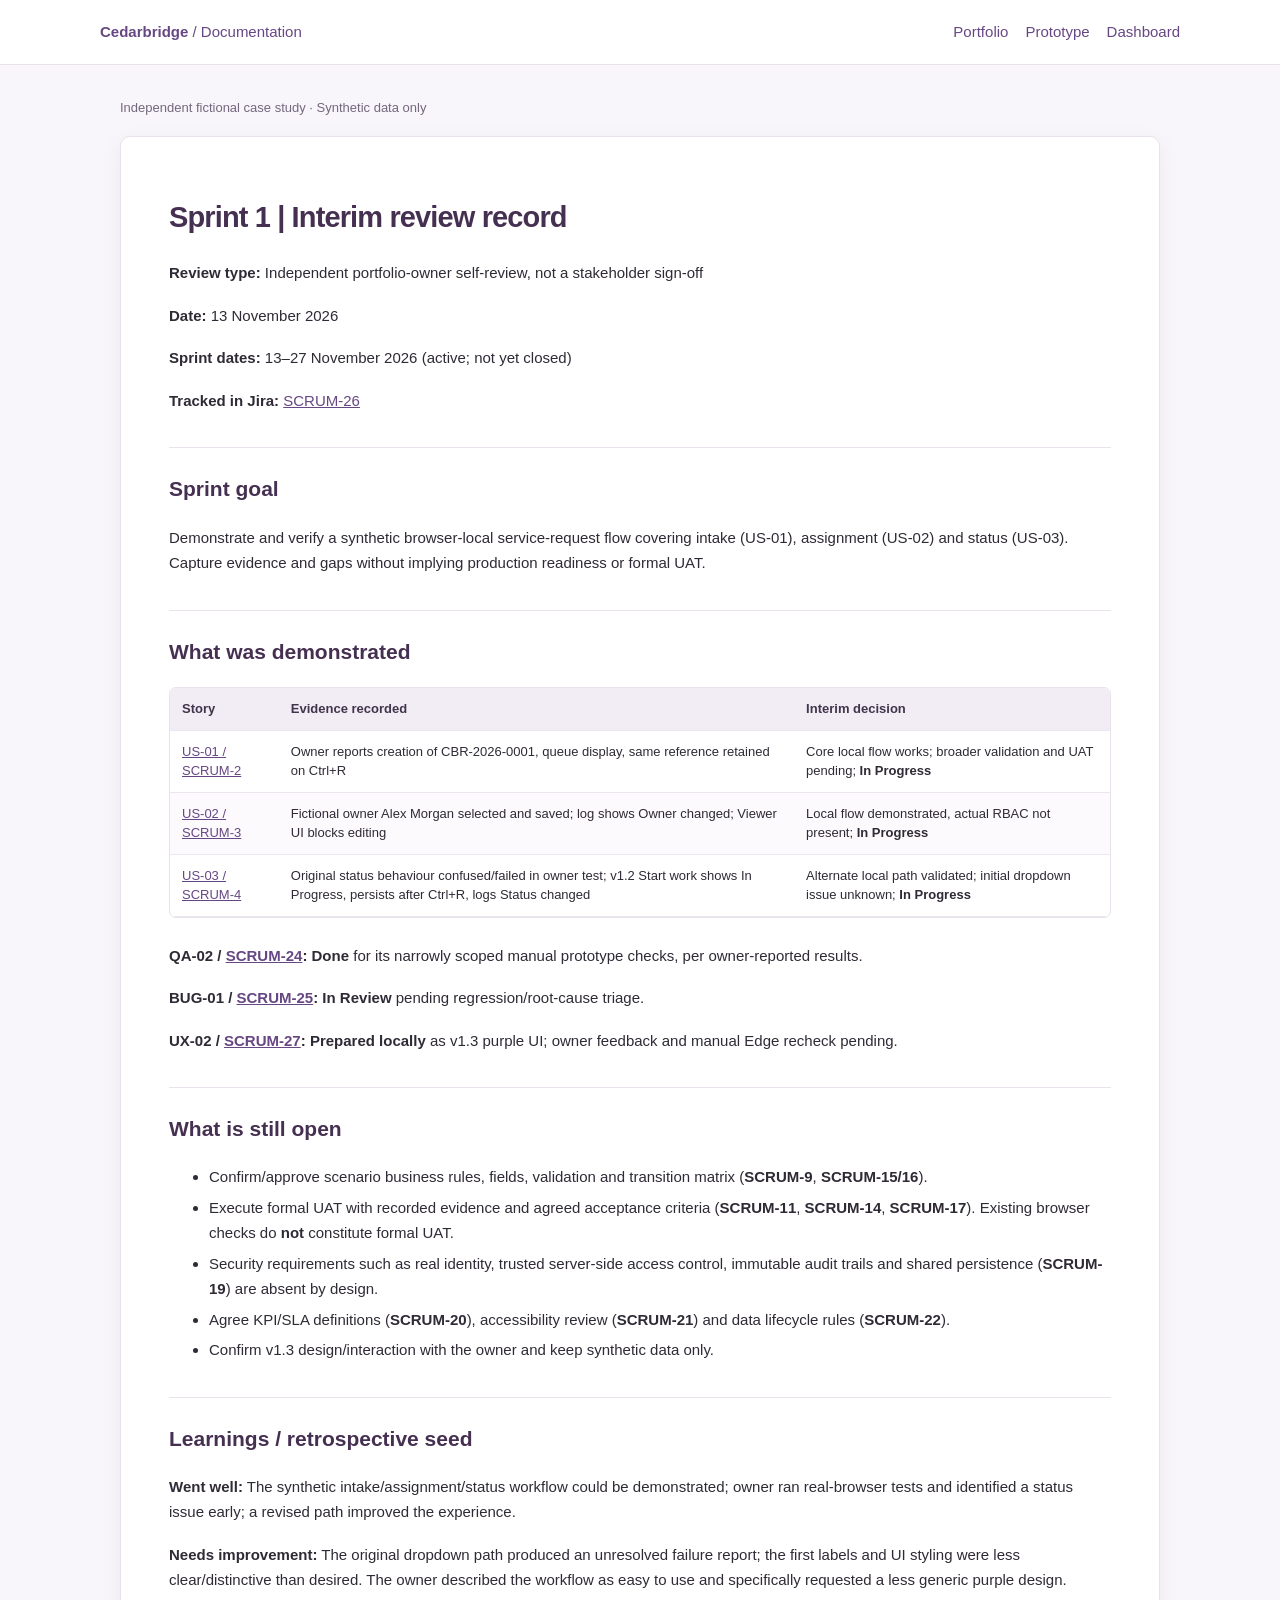
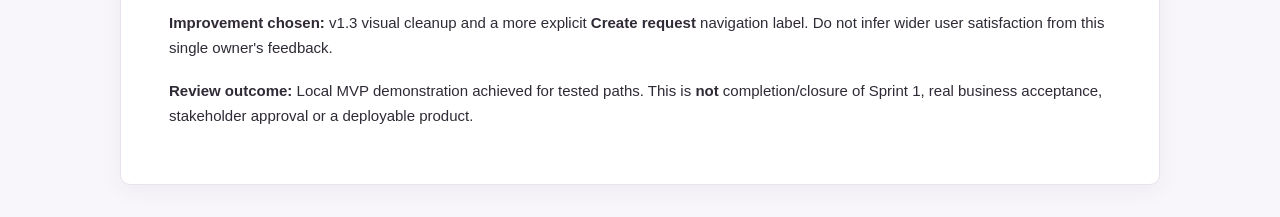
<file: docs.html>
<!doctype html><html lang="en"><head><meta charset="utf-8"><meta name="viewport" content="width=device-width,initial-scale=1"><title>Cedarbridge | Project Documentation</title><style>body{margin:0;background:#f8f6fa;color:#2f2a35;font:15px/1.7 "Segoe UI",Aptos,Arial,sans-serif}*{box-sizing:border-box}a{color:#674783}header{background:white;border-bottom:1px solid #e9e2ec;padding:19px max(22px,calc((100% - 1080px)/2));display:flex;justify-content:space-between;gap:20px}header a{text-decoration:none}main{max-width:1080px;margin:32px auto;padding:0 20px}.paper{background:white;border:1px solid #e9e2ec;border-radius:10px;padding:38px 48px;box-shadow:0 5px 25px #2715380c}h1{font-size:29px;line-height:1.3;color:#463051;letter-spacing:-.03em}h2{font-size:21px;color:#463051;border-top:1px solid #e9e2ec;padding-top:23px;margin-top:34px}h3{color:#563b66}p{margin:0 0 17px}li{margin:5px 0}code{background:#f2edf6;font:13px Consolas,monospace;padding:2px 5px;border-radius:3px}.tablewrap{overflow-x:auto;border:1px solid #e9e2ec;border-radius:7px;margin:18px 0 25px}table{border-collapse:collapse;width:100%;min-width:570px;font-size:13px;line-height:1.5}th,td{padding:11px 12px;border-bottom:1px solid #ece7ef;text-align:left;vertical-align:top}th{background:#f2edf5;color:#42344b}tr:nth-child(even){background:#fcfafc}blockquote{border-left:3px solid #9a79b0;background:#f7f4f9;padding:12px 18px}pre{background:#282532;color:#fff;padding:17px;overflow:auto;border-radius:7px}pre code{background:none;color:inherit}nav{display:flex;gap:17px}.back{color:#75677e;font-size:13px}#error{color:#ad3b46}@media(max-width:700px){header{padding:14px;flex-wrap:wrap}main{padding:0 9px;margin:12px auto}.paper{padding:25px 18px}h1{font-size:24px}}</style></head><body><header><a href="index.html"><strong>Cedarbridge</strong> / Documentation</a><nav><a href="index.html">Portfolio</a><a href="app.html">Prototype</a><a href="analytics.html">Dashboard</a></nav></header><main><p class="back">Independent fictional case study · Synthetic data only</p><article class="paper" id="content">Loading documentation…</article></main><script>const files=["SPRINT_1_REVIEW.md","MANUAL_QA_2026-11-13.md","REQUIREMENTS_TRACEABILITY.md","UAT_EXECUTION_MATRIX.md","UX_ITERATION.md","KPI_DEFINITIONS.md","POWER_BI_BUILD_GUIDE.md","NEXT_STEPS.md","FINAL_PORTFOLIO_SUMMARY.md","BA_REVIEW.md","INTERVIEW_PREP.md"];const query=new URLSearchParams(location.search).get("file");const file=files.includes(query)?query:"SPRINT_1_REVIEW.md";const e=s=>String(s).replace(/&/g,"&amp;").replace(/</g,"&lt;").replace(/>/g,"&gt;").replace(/"/g,"&quot;");const f=s=>e(s).replace(/\[([^\]]+)\]\(([^)]+)\)/g,(m,l,u)=>{if(u.endsWith(".md")&&files.includes(u))u="docs.html?file="+encodeURIComponent(u);return /^https?:\/\/|^docs\.html\?file=/.test(u)?'<a href="'+e(u)+'">'+l+'</a>':l}).replace(/\*\*([^*]+)\*\*/g,"<strong>$1</strong>").replace(/`([^`]+)`/g,"<code>$1</code>");function render(md){const lines=md.split(/\r?\n/),out=[];let i=0;while(i<lines.length){const l=lines[i].trim();if(!l){i++;continue}let h=l.match(/^(#{1,4})\s+(.+)$/);if(h){out.push("<h"+h[1].length+">"+f(h[2])+"</h"+h[1].length+">");i++;continue}if(l.startsWith("```")){let b=[];i++;while(i<lines.length&&!lines[i].trim().startsWith("```"))b.push(lines[i++]);i++;out.push("<pre><code>"+e(b.join("\n"))+"</code></pre>");continue}if(l.startsWith("|")&&i+1<lines.length&&/^\s*\|?\s*:?-{3}/.test(lines[i+1])){const cell=t=>t.trim().replace(/^\||\|$/g,"").split("|"),head=cell(l);i+=2;let rows=[];while(i<lines.length&&lines[i].trim().startsWith("|"))rows.push(cell(lines[i++]));out.push('<div class="tablewrap"><table><thead><tr>'+head.map(c=>"<th>"+f(c.trim())+"</th>").join("")+"</tr></thead><tbody>"+rows.map(r=>"<tr>"+head.map((c,j)=>"<td>"+f((r[j]||"").trim())+"</td>").join("")+"</tr>").join("")+"</tbody></table></div>");continue}if(/^\s*[-*]\s+/.test(l)){let b=[];while(i<lines.length&&/^\s*[-*]\s+/.test(lines[i]))b.push("<li>"+f(lines[i++].replace(/^\s*[-*]\s+/,""))+"</li>");out.push("<ul>"+b.join("")+"</ul>");continue}if(/^\d+\.\s+/.test(l)){let b=[];while(i<lines.length&&/^\s*\d+\.\s+/.test(lines[i]))b.push("<li>"+f(lines[i++].replace(/^\s*\d+\.\s+/,""))+"</li>");out.push("<ol>"+b.join("")+"</ol>");continue}if(l.startsWith(">")){out.push("<blockquote>"+f(l.replace(/^>\s*/,""))+"</blockquote>");i++;continue}out.push("<p>"+f(l)+"</p>");i++}return out.join("\n")}fetch("./"+file).then(r=>{if(!r.ok)throw Error("HTTP "+r.status);return r.text()}).then(md=>{document.getElementById("content").innerHTML=render(md);document.title=(document.querySelector("h1")?.textContent||"Document")+" | Cedarbridge"}).catch(err=>document.getElementById("content").innerHTML='<p id="error">Unable to load document: '+e(err.message)+'</p>');</script></body></html>
</file>
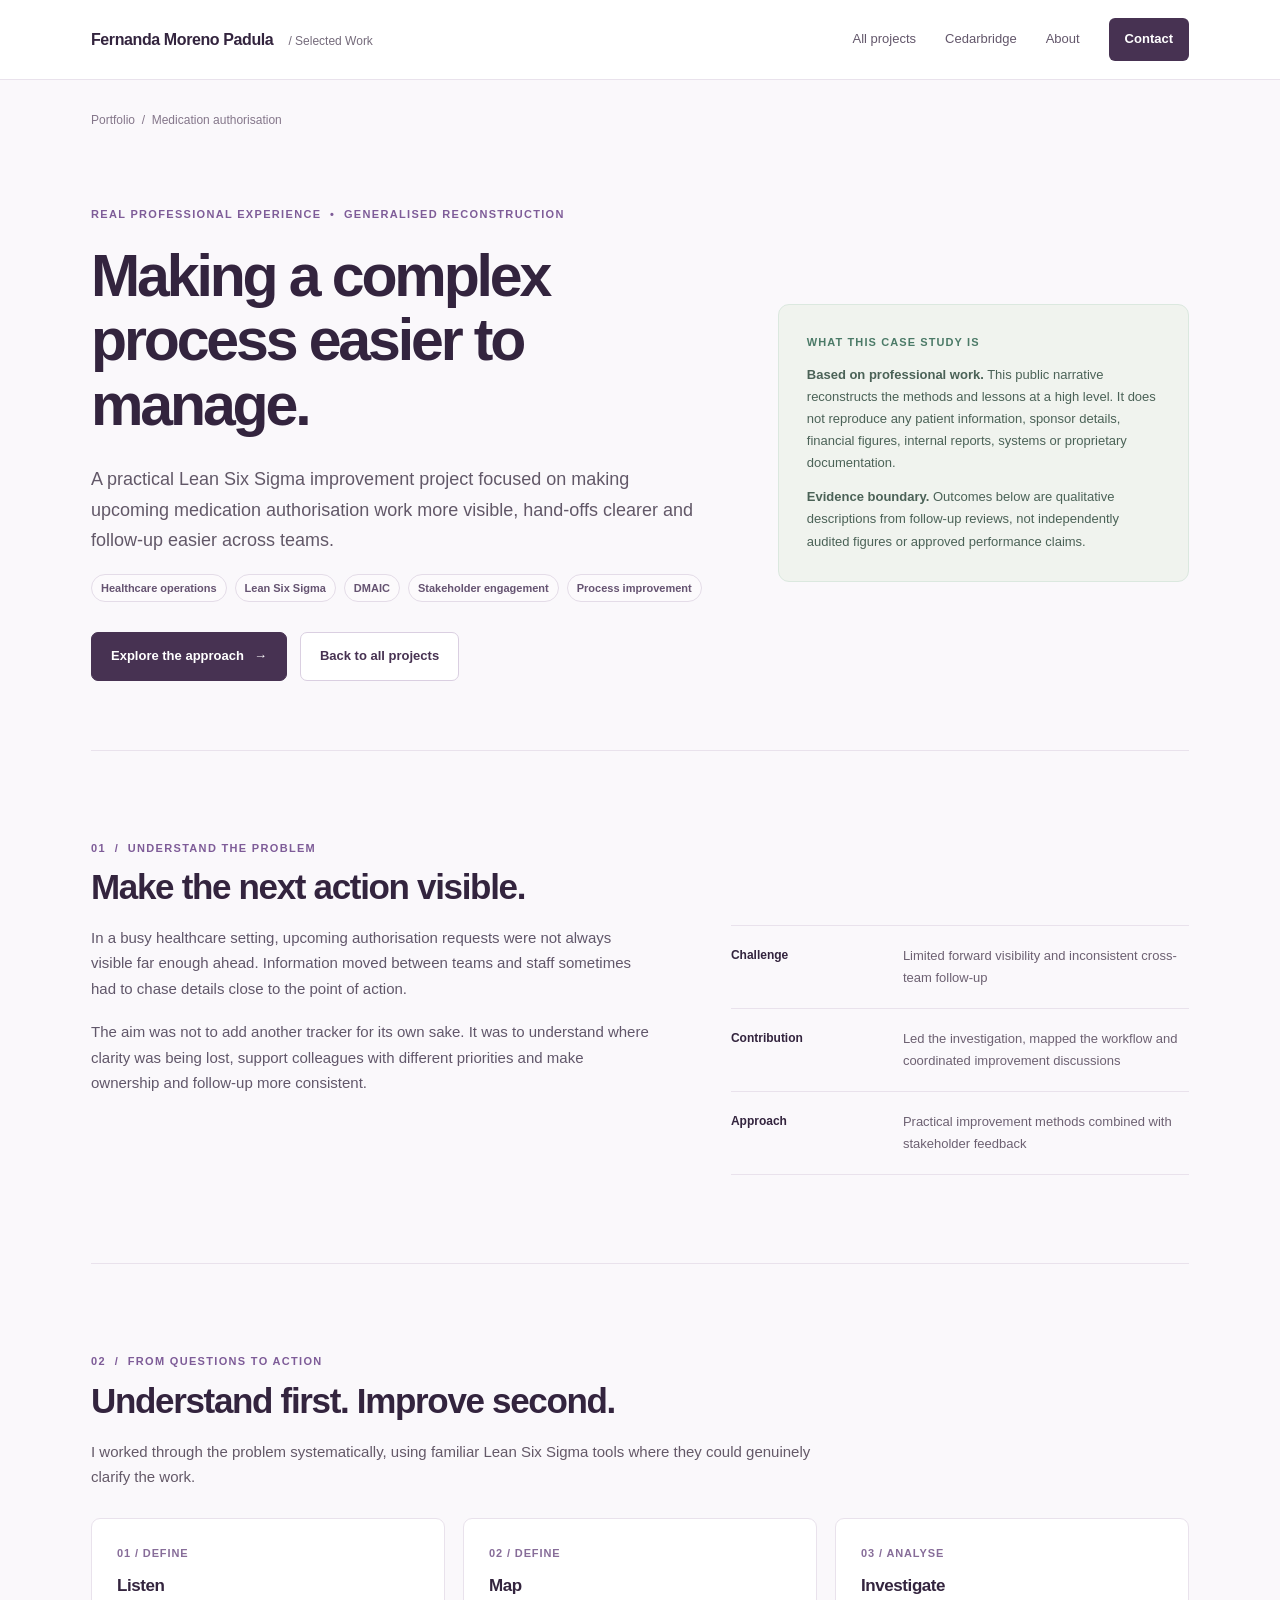
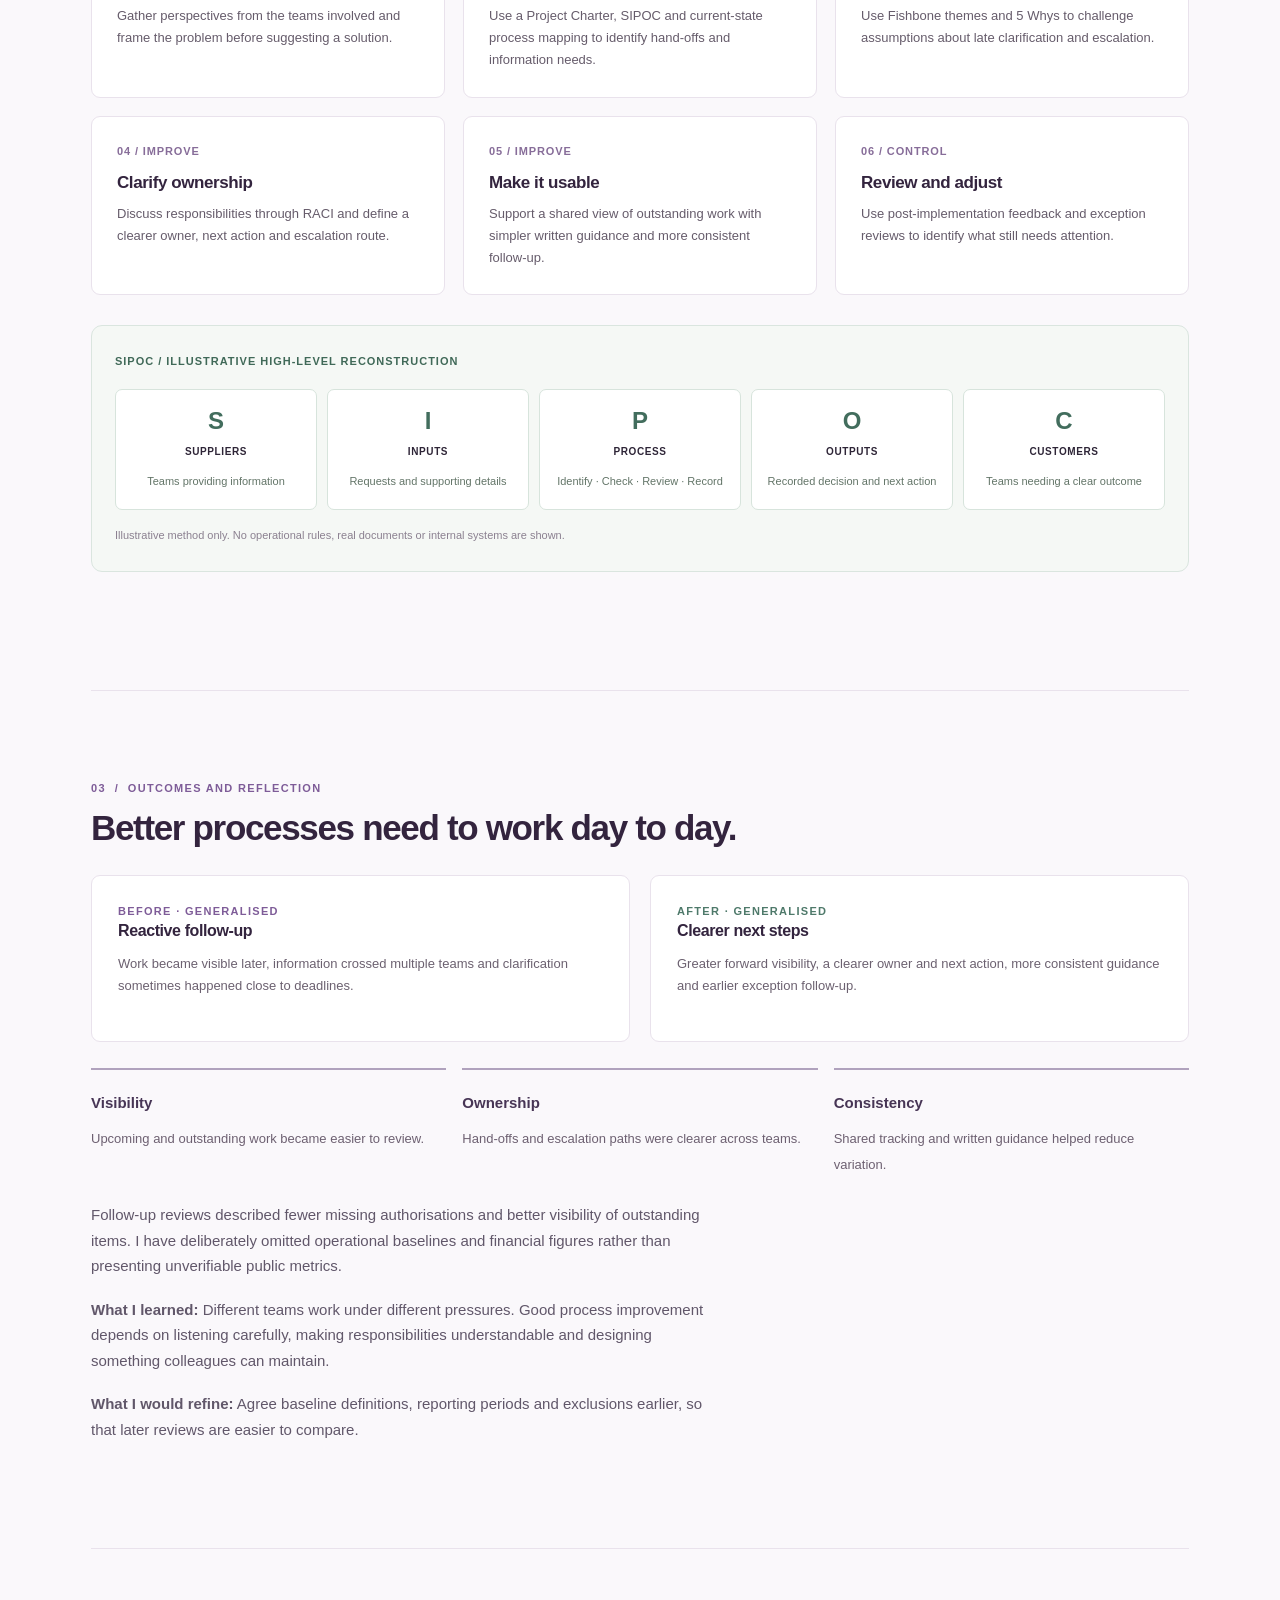
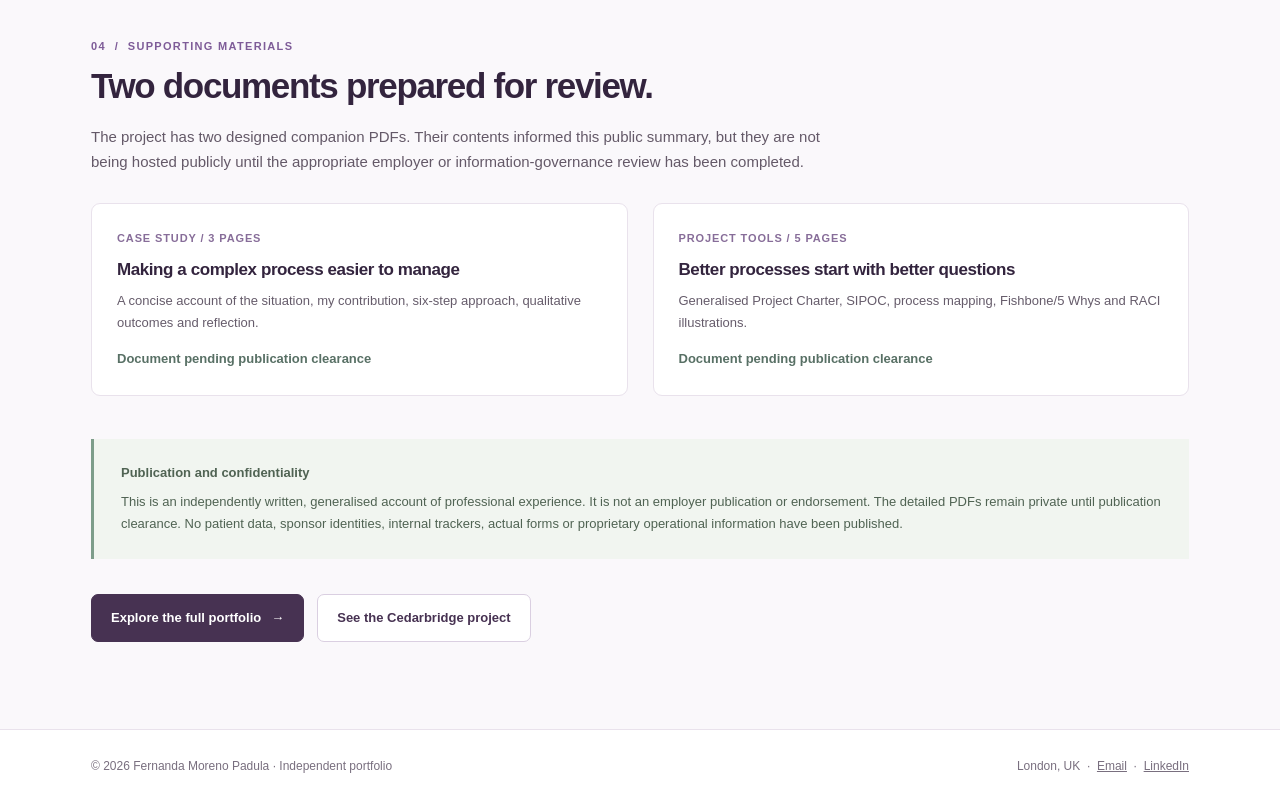
<file: medication-authorisation.html>
<!doctype html>
<html lang="en">
<head>
<meta charset="utf-8"><meta name="viewport" content="width=device-width, initial-scale=1">
<title>Medication Authorisation Pathway | Fernanda Moreno Padula</title>
<meta name="description" content="A generalised professional case study about improving a cross-team medication authorisation workflow using Lean Six Sigma, process mapping and practical stakeholder collaboration.">
<meta property="og:type" content="article"><meta property="og:title" content="Medication Authorisation Pathway | Process Improvement">
<meta property="og:description" content="Real professional experience, reconstructed for a public portfolio using generalised examples and no internal data.">
<link rel="stylesheet" href="portfolio-site.css">
</head>
<body>
<header class="topbar"><div class="container navrow"><a class="brand" href="index.html">Fernanda Moreno Padula <span>/ Selected Work</span></a>
<nav class="topnav" aria-label="Site navigation"><a href="index.html#projects">All projects</a><a href="portfolio.html">Cedarbridge</a><a href="index.html#about">About</a><a href="mailto:fmorenopadula@gmail.com" class="nav-cta">Contact</a></nav></div></header>
<main class="container">
<div class="crumb"><a href="index.html">Portfolio</a> &nbsp;/&nbsp; Medication authorisation</div>
<section class="case-hero">
<div>
<div class="eyebrow">Real professional experience &nbsp;•&nbsp; Generalised reconstruction</div>
<h1>Making a complex process easier to manage.</h1>
<p class="lede">A practical Lean Six Sigma improvement project focused on making upcoming medication authorisation work more visible, hand-offs clearer and follow-up easier across teams.</p>
<div class="chips"><span class="chip">Healthcare operations</span><span class="chip">Lean Six Sigma</span><span class="chip">DMAIC</span><span class="chip">Stakeholder engagement</span><span class="chip">Process improvement</span></div>
<div class="buttonrow"><a class="btn" href="#approach">Explore the approach <span aria-hidden="true">→</span></a><a class="btn secondary" href="index.html#projects">Back to all projects</a></div>
</div>
<aside class="case-note">
<div class="label">What this case study is</div>
<p><strong>Based on professional work.</strong> This public narrative reconstructs the methods and lessons at a high level. It does not reproduce any patient information, sponsor details, financial figures, internal reports, systems or proprietary documentation.</p>
<p><strong>Evidence boundary.</strong> Outcomes below are qualitative descriptions from follow-up reviews, not independently audited figures or approved performance claims.</p>
</aside>
</section>

<section class="section" id="challenge">
<div class="eyebrow">01 &nbsp;/&nbsp; Understand the problem</div>
<h2>Make the next action visible.</h2>
<div class="two-col"><div>
<p class="bodycopy">In a busy healthcare setting, upcoming authorisation requests were not always visible far enough ahead. Information moved between teams and staff sometimes had to chase details close to the point of action.</p>
<p class="bodycopy">The aim was not to add another tracker for its own sake. It was to understand where clarity was being lost, support colleagues with different priorities and make ownership and follow-up more consistent.</p>
</div><div class="skillstack">
<div class="skillrow"><b>Challenge</b><span>Limited forward visibility and inconsistent cross-team follow-up</span></div>
<div class="skillrow"><b>Contribution</b><span>Led the investigation, mapped the workflow and coordinated improvement discussions</span></div>
<div class="skillrow"><b>Approach</b><span>Practical improvement methods combined with stakeholder feedback</span></div>
</div></div>
</section>

<div class="section-rule"></div>
<section class="section" id="approach">
<div class="eyebrow">02 &nbsp;/&nbsp; From questions to action</div>
<h2>Understand first. Improve second.</h2>
<p class="section-intro">I worked through the problem systematically, using familiar Lean Six Sigma tools where they could genuinely clarify the work.</p>
<div class="timeline">
<div class="step"><div class="number">01 / DEFINE</div><h3>Listen</h3><p>Gather perspectives from the teams involved and frame the problem before suggesting a solution.</p></div>
<div class="step"><div class="number">02 / DEFINE</div><h3>Map</h3><p>Use a Project Charter, SIPOC and current-state process mapping to identify hand-offs and information needs.</p></div>
<div class="step"><div class="number">03 / ANALYSE</div><h3>Investigate</h3><p>Use Fishbone themes and 5 Whys to challenge assumptions about late clarification and escalation.</p></div>
<div class="step"><div class="number">04 / IMPROVE</div><h3>Clarify ownership</h3><p>Discuss responsibilities through RACI and define a clearer owner, next action and escalation route.</p></div>
<div class="step"><div class="number">05 / IMPROVE</div><h3>Make it usable</h3><p>Support a shared view of outstanding work with simpler written guidance and more consistent follow-up.</p></div>
<div class="step"><div class="number">06 / CONTROL</div><h3>Review and adjust</h3><p>Use post-implementation feedback and exception reviews to identify what still needs attention.</p></div>
</div>
<div class="diagram">
<div class="diagram-title">SIPOC / Illustrative high-level reconstruction</div>
<div class="sipoc" aria-label="Illustrative suppliers inputs process outputs and customers sequence">
<div class="sipoc-item"><b>S</b><strong>SUPPLIERS</strong><span>Teams providing information</span></div>
<div class="sipoc-item"><b>I</b><strong>INPUTS</strong><span>Requests and supporting details</span></div>
<div class="sipoc-item"><b>P</b><strong>PROCESS</strong><span>Identify · Check · Review · Record</span></div>
<div class="sipoc-item"><b>O</b><strong>OUTPUTS</strong><span>Recorded decision and next action</span></div>
<div class="sipoc-item"><b>C</b><strong>CUSTOMERS</strong><span>Teams needing a clear outcome</span></div>
</div>
<p class="caption" style="margin:16px 0 0">Illustrative method only. No operational rules, real documents or internal systems are shown.</p>
</div>
</section>

<div class="section-rule"></div>
<section class="section" id="outcomes">
<div class="eyebrow">03 &nbsp;/&nbsp; Outcomes and reflection</div>
<h2>Better processes need to work day to day.</h2>
<div class="comparison">
<div><div class="eyebrow">Before · Generalised</div><h3>Reactive follow-up</h3><p>Work became visible later, information crossed multiple teams and clarification sometimes happened close to deadlines.</p></div>
<div><div class="eyebrow" style="color:#4e796a">After · Generalised</div><h3>Clearer next steps</h3><p>Greater forward visibility, a clearer owner and next action, more consistent guidance and earlier exception follow-up.</p></div>
</div>
<div class="outcomes">
<div class="outcome"><b>Visibility</b><span>Upcoming and outstanding work became easier to review.</span></div>
<div class="outcome"><b>Ownership</b><span>Hand-offs and escalation paths were clearer across teams.</span></div>
<div class="outcome"><b>Consistency</b><span>Shared tracking and written guidance helped reduce variation.</span></div>
</div>
<p class="bodycopy">Follow-up reviews described fewer missing authorisations and better visibility of outstanding items. I have deliberately omitted operational baselines and financial figures rather than presenting unverifiable public metrics.</p>
<p class="bodycopy"><strong>What I learned:</strong> Different teams work under different pressures. Good process improvement depends on listening carefully, making responsibilities understandable and designing something colleagues can maintain.</p>
<p class="bodycopy"><strong>What I would refine:</strong> Agree baseline definitions, reporting periods and exclusions earlier, so that later reviews are easier to compare.</p>
</section>

<div class="section-rule"></div>
<section class="section case-bottom" id="materials">
<div class="eyebrow">04 &nbsp;/&nbsp; Supporting materials</div>
<h2>Two documents prepared for review.</h2>
<p class="section-intro">The project has two designed companion PDFs. Their contents informed this public summary, but they are not being hosted publicly until the appropriate employer or information-governance review has been completed.</p>
<div class="projects" style="margin-top:28px">
<div class="step"><div class="number">CASE STUDY / 3 PAGES</div><h3>Making a complex process easier to manage</h3><p>A concise account of the situation, my contribution, six-step approach, qualitative outcomes and reflection.</p><p style="margin-top:14px;color:#587065;font-weight:650">Document pending publication clearance</p></div>
<div class="step"><div class="number">PROJECT TOOLS / 5 PAGES</div><h3>Better processes start with better questions</h3><p>Generalised Project Charter, SIPOC, process mapping, Fishbone/5 Whys and RACI illustrations.</p><p style="margin-top:14px;color:#587065;font-weight:650">Document pending publication clearance</p></div>
</div>
<div class="disclosure"><b>Publication and confidentiality</b>This is an independently written, generalised account of professional experience. It is not an employer publication or endorsement. The detailed PDFs remain private until publication clearance. No patient data, sponsor identities, internal trackers, actual forms or proprietary operational information have been published.</div>
<div class="buttonrow" style="margin-top:35px"><a href="index.html" class="btn">Explore the full portfolio <span aria-hidden="true">→</span></a><a href="portfolio.html" class="btn secondary">See the Cedarbridge project</a></div>
</section>
</main>
<footer class="footer"><div class="container"><span>© 2026 Fernanda Moreno Padula · Independent portfolio</span><span>London, UK &nbsp;·&nbsp; <a href="mailto:fmorenopadula@gmail.com">Email</a> &nbsp;·&nbsp; <a href="https://www.linkedin.com/in/fernandampadula/" target="_blank" rel="noopener noreferrer">LinkedIn</a></span></div></footer>
</body>
</html>
</file>
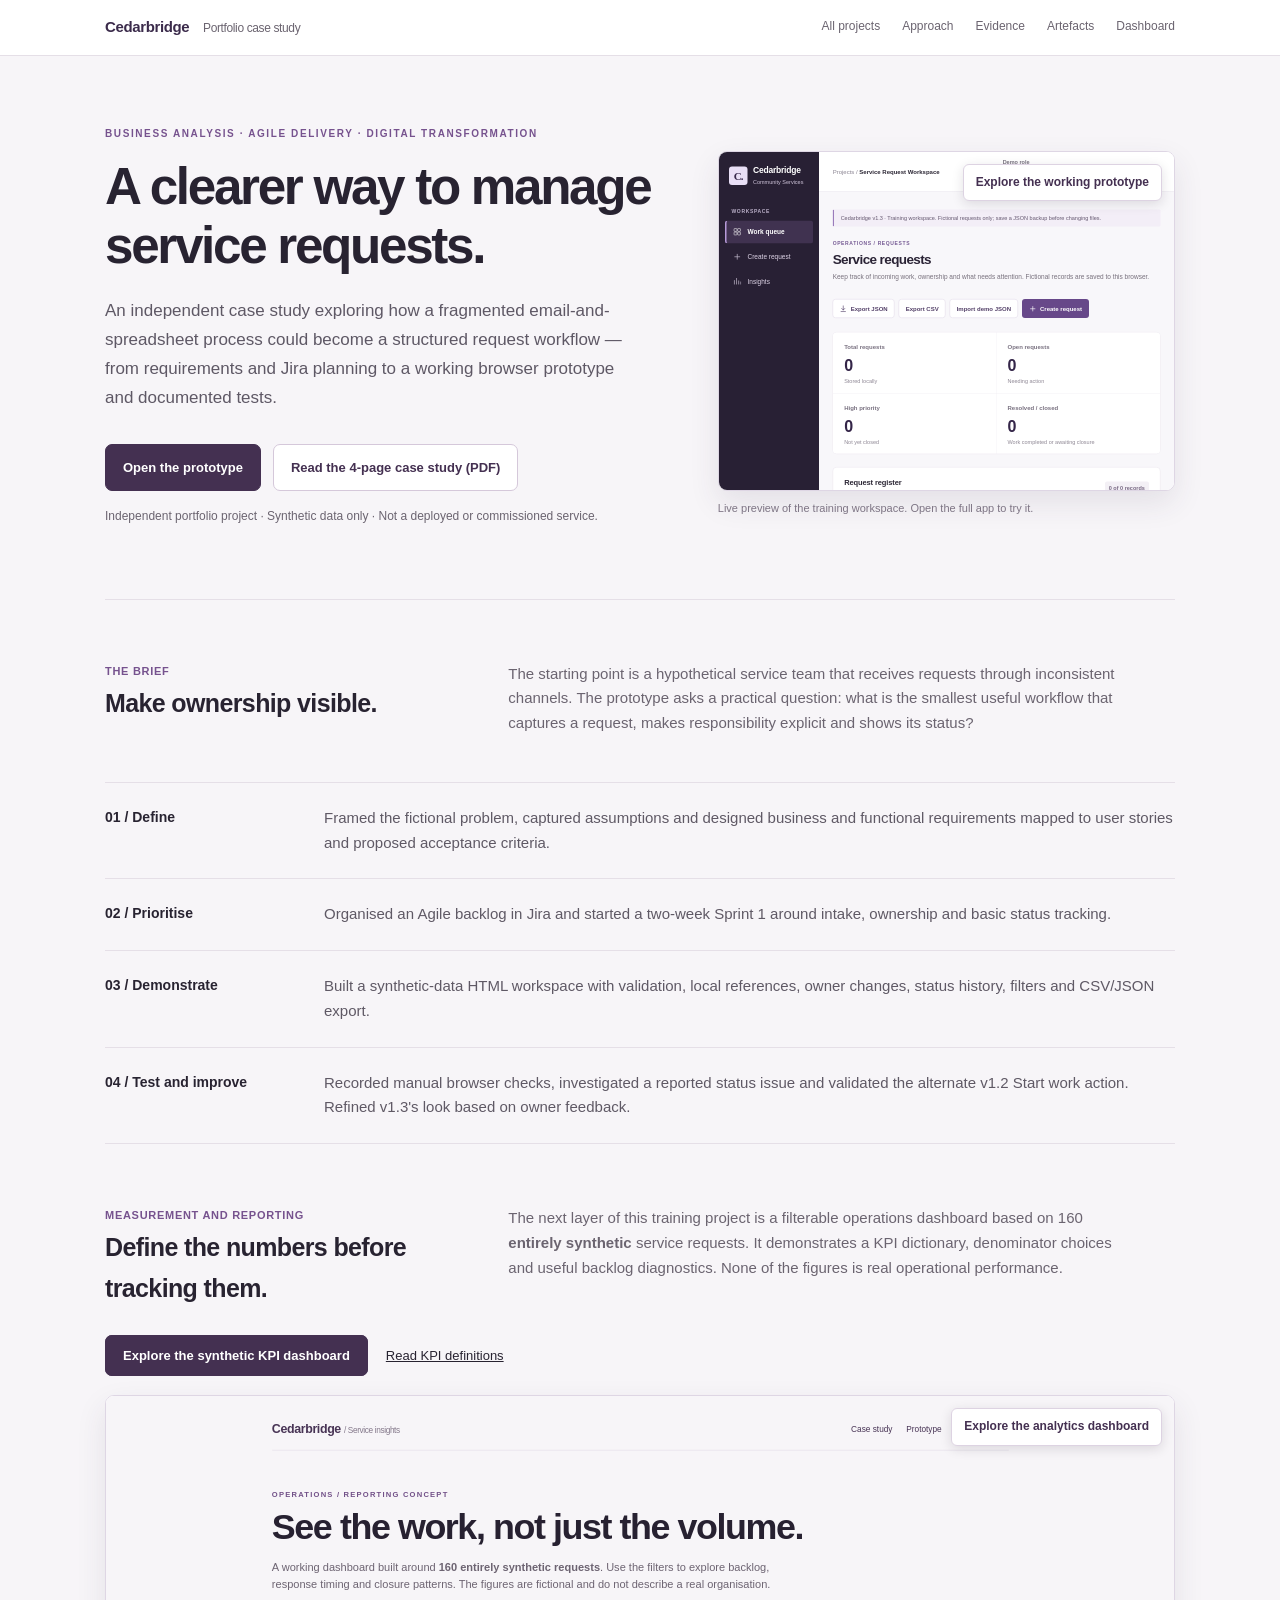
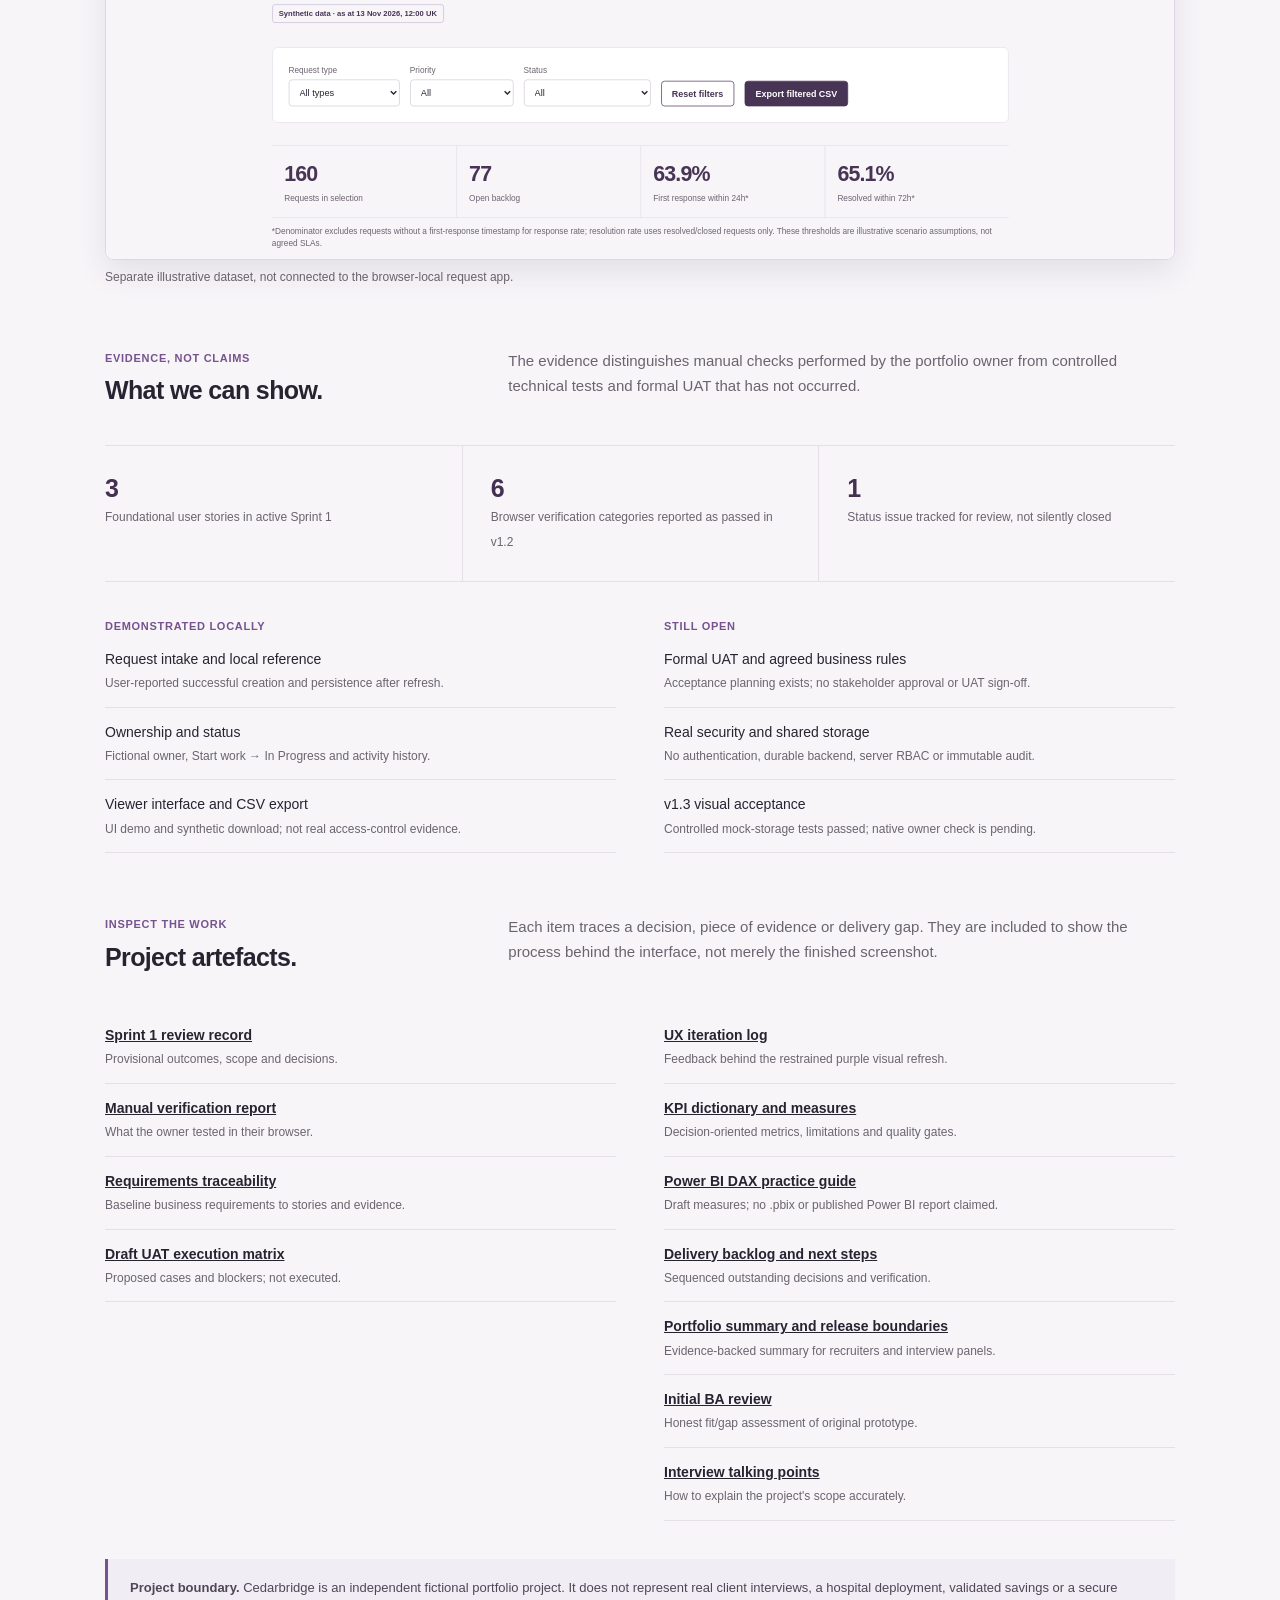
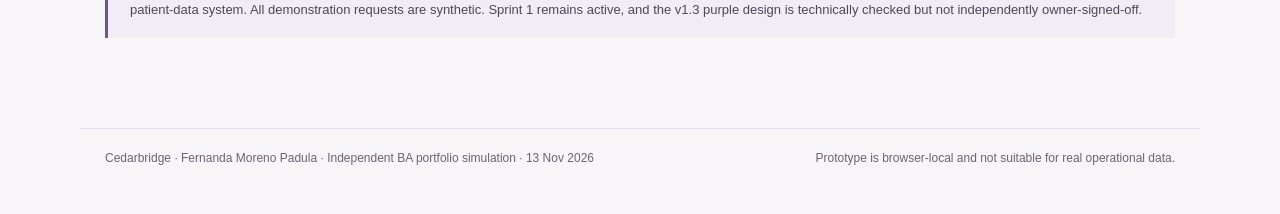
<file: portfolio.html>
<!doctype html>
<html lang="en"><head><meta charset="utf-8"><meta name="viewport" content="width=device-width, initial-scale=1">
<title>Cedarbridge — Digital Service Request Transformation | Portfolio case study</title>
<meta name="description" content="Independent fictional Business Analysis and Agile delivery case study: requirements, Jira sprint, functional local MVP and transparent test evidence.">
<meta property="og:type" content="website">
<meta property="og:title" content="Cedarbridge | Digital Service Request Transformation">
<meta property="og:description" content="Explore a fictional Business Analysis and Agile delivery case study, functional service request prototype and synthetic analytics dashboard.">
<meta property="og:url" content="https://nandapadz.github.io/cedarbridge-digital-transformation/">
<meta property="og:image" content="https://nandapadz.github.io/cedarbridge-digital-transformation/assets/cedarbridge-social.png">
<meta property="og:image:width" content="1200">
<meta property="og:image:height" content="630">
<meta property="og:image:type" content="image/png">
<meta property="og:image:alt" content="Cedarbridge purple service request workspace and Business Analysis portfolio">
<meta name="twitter:card" content="summary_large_image">
<meta name="twitter:title" content="Cedarbridge | Digital Service Request Transformation">
<meta name="twitter:image" content="https://nandapadz.github.io/cedarbridge-digital-transformation/assets/cedarbridge-social.png">
<style>
:root{--ink:#282331;--sub:#6b6470;--bg:#f7f5f8;--paper:#fff;--purple:#443051;--accent:#76528e;--line:#e5dfe7;--pale:#f2edf5;--ok:#2b6856}
*{box-sizing:border-box}html{scroll-behavior:smooth}body{margin:0;font-family:Segoe UI,Aptos,-apple-system,BlinkMacSystemFont,Arial,sans-serif;color:var(--ink);background:var(--bg);font-size:15px;line-height:1.65}a{color:inherit}a:hover{color:var(--accent)}a:focus-visible{outline:3px solid #af8ac6;outline-offset:4px}header{border-bottom:1px solid var(--line);background:#fff}header .inner{max-width:1120px;margin:auto;display:flex;justify-content:space-between;gap:12px;align-items:center;padding:15px 25px}.brand{font-size:15px;font-weight:750;letter-spacing:-.025em;color:#3b2b4b}.brand span{color:var(--sub);font-size:12px;font-weight:450;margin-left:10px}header nav{display:flex;gap:22px;font-size:12px;color:var(--sub)}header nav a{text-decoration:none}main{max-width:1120px;margin:auto;padding:0 25px 90px}.hero{display:grid;grid-template-columns:1.1fr .9fr;align-items:center;gap:54px;padding:70px 0 57px;border-bottom:1px solid var(--line)}.eyebrow{text-transform:uppercase;letter-spacing:.16em;font-size:10px;font-weight:750;color:var(--accent)}h1{font-size:clamp(34px,4vw,58px);line-height:1.14;font-weight:720;letter-spacing:-.045em;margin:16px 0 22px;max-width:650px}p{margin:0 0 16px}.lead{color:#5e5865;font-size:17px;line-height:1.7;max-width:540px}.actions{display:flex;gap:12px;align-items:center;flex-wrap:wrap;margin:31px 0 16px}.button{background:var(--purple);color:white;text-decoration:none;padding:12px 17px;border-radius:7px;font-size:13px;font-weight:650;border:1px solid var(--purple)}.button:hover{background:#594067;color:#fff}.button.outline{color:var(--purple);background:#fff;border-color:#d5c8da}.button.outline:hover{background:var(--pale)}.tiny{font-size:12px;color:var(--sub);line-height:1.55}.hero figure{margin:0}.hero img{width:100%;border:1px solid #ded6e4;border-radius:9px;box-shadow:0 15px 36px rgba(63,47,74,.10);display:block}.hero figcaption{color:#817887;font-size:11px;margin-top:8px}.section{padding:62px 0 0}.section-head{display:grid;grid-template-columns:1fr 2fr;gap:70px;margin-bottom:30px}.section-head h2{margin:3px 0;font-size:25px;letter-spacing:-.025em;font-weight:700}.section-head p{color:var(--sub);max-width:630px}.lines{border-top:1px solid var(--line)}.line{display:grid;grid-template-columns:175px 1fr;gap:44px;padding:23px 0;border-bottom:1px solid var(--line)}.line h3{margin:0;font-size:14px;font-weight:700}.line p{margin:0;color:#5f5965}.kicker{font-size:11px;font-weight:700;letter-spacing:.065em;color:var(--accent);text-transform:uppercase}.evidence{display:grid;grid-template-columns:repeat(3,minmax(0,1fr));gap:0;border-top:1px solid var(--line);border-bottom:1px solid var(--line)}.metric{padding:26px 22px 27px 0}.metric:not(:first-child){border-left:1px solid var(--line);padding-left:28px}.metric strong{display:block;font-size:25px;letter-spacing:-.05em;color:var(--purple);line-height:1.3}.metric span{font-size:12px;color:var(--sub)}.columns{display:grid;grid-template-columns:1fr 1fr;gap:48px}.plain{padding:0;margin:0;list-style:none}.plain li{padding:13px 0;border-bottom:1px solid var(--line);font-size:14px}.plain li span{display:block;color:var(--sub);font-size:12px;margin-top:3px}.plain a{font-weight:650}.note{margin-top:38px;border-left:3px solid var(--accent);background:#f1edf4;padding:18px 22px;color:#4f4758;font-size:13px}footer{max-width:1120px;margin:auto;border-top:1px solid var(--line);padding:20px 25px 45px;display:flex;justify-content:space-between;gap:25px;font-size:12px;color:var(--sub)}@media(max-width:800px){header .inner{padding:16px 18px}header nav{gap:12px}main{padding:0 18px 55px}.hero{grid-template-columns:1fr;gap:29px;padding:44px 0}.section{padding-top:43px}.section-head{grid-template-columns:1fr;gap:12px}.line{grid-template-columns:1fr;gap:6px}.columns{grid-template-columns:1fr;gap:15px}.evidence{grid-template-columns:1fr 1fr}.metric{padding:17px 10px 17px 0}.metric:not(:first-child){padding-left:15px}.metric:nth-child(3){grid-column:span 2;border-top:1px solid var(--line);border-left:0;padding-left:0}footer{flex-direction:column;padding:20px 18px 40px}}@media(max-width:440px){header nav a:nth-child(2){display:none}.lead{font-size:16px}.hero .button{width:100%;text-align:center}}
.demo-frame{position:relative;overflow:hidden;border:1px solid #ded6e4;border-radius:9px;background:#fff;box-shadow:0 12px 30px rgba(63,47,74,.10)}.demo-hero{height:340px}.demo-analytics{height:465px}.demo-frame iframe{display:block;width:200%;height:900px;border:0;transform:scale(.5);transform-origin:top left;pointer-events:none;background:#fff}.demo-analytics iframe{width:145%;height:710px;transform:scale(.6896552)}.demo-open{position:absolute;z-index:2;top:12px;right:12px;background:#fff;border:1px solid #ddd3e2;border-radius:6px;padding:8px 12px;text-decoration:none;color:#443051;font-size:12px;font-weight:650;box-shadow:0 3px 12px rgba(30,20,40,.13)}.demo-open:hover{background:#f2edf5}@media(max-width:600px){.demo-hero{height:255px}.demo-analytics{height:330px}}</style></head>
<body><header><div class="inner"><div class="brand">Cedarbridge <span>Portfolio case study</span></div><nav><a href="index.html">All projects</a><a href="#approach">Approach</a><a href="#evidence">Evidence</a><a href="#artifacts">Artefacts</a><a href="analytics.html">Dashboard</a></nav></div></header>
<main><section class="hero"><div><div class="eyebrow">Business Analysis · Agile Delivery · Digital Transformation</div><h1>A clearer way to manage service requests.</h1><p class="lead">An independent case study exploring how a fragmented email-and-spreadsheet process could become a structured request workflow — from requirements and Jira planning to a working browser prototype and documented tests.</p><div class="actions"><a class="button" href="app.html">Open the prototype</a><a class="button outline" href="Cedarbridge_Case_Study_Portfolio.pdf">Read the 4-page case study (PDF)</a></div><p class="tiny">Independent portfolio project · Synthetic data only · Not a deployed or commissioned service.</p></div><figure><div class="demo-frame demo-hero"><iframe src="app.html" title="Live visual preview of the Cedarbridge service request application" loading="lazy" tabindex="-1"></iframe><a href="app.html" class="demo-open">Explore the working prototype</a></div><figcaption>Live preview of the training workspace. Open the full app to try it.</figcaption></figure></section>
<section id="approach" class="section"><div class="section-head"><div><div class="kicker">The brief</div><h2>Make ownership visible.</h2></div><p>The starting point is a hypothetical service team that receives requests through inconsistent channels. The prototype asks a practical question: what is the smallest useful workflow that captures a request, makes responsibility explicit and shows its status?</p></div><div class="lines"><div class="line"><h3>01 / Define</h3><p>Framed the fictional problem, captured assumptions and designed business and functional requirements mapped to user stories and proposed acceptance criteria.</p></div><div class="line"><h3>02 / Prioritise</h3><p>Organised an Agile backlog in Jira and started a two-week Sprint 1 around intake, ownership and basic status tracking.</p></div><div class="line"><h3>03 / Demonstrate</h3><p>Built a synthetic-data HTML workspace with validation, local references, owner changes, status history, filters and CSV/JSON export.</p></div><div class="line"><h3>04 / Test and improve</h3><p>Recorded manual browser checks, investigated a reported status issue and validated the alternate v1.2 Start work action. Refined v1.3's look based on owner feedback.</p></div></div></section>
<section class="section" id="analytics"><div class="section-head"><div><div class="kicker">Measurement and reporting</div><h2>Define the numbers before tracking them.</h2></div><p>The next layer of this training project is a filterable operations dashboard based on 160 <strong>entirely synthetic</strong> service requests. It demonstrates a KPI dictionary, denominator choices and useful backlog diagnostics. None of the figures is real operational performance.</p></div><a href="analytics.html" class="button">Explore the synthetic KPI dashboard</a><a href="docs.html?file=KPI_DEFINITIONS.md" target="_blank" rel="noopener noreferrer" style="display:inline-block;margin-left:18px;font-size:13px">Read KPI definitions</a><figure style="margin:28px 0 0"><div class="demo-frame demo-analytics"><iframe src="analytics.html" title="Visual preview of the synthetic service request analytics dashboard" loading="lazy" tabindex="-1"></iframe><a href="analytics.html" class="demo-open">Explore the analytics dashboard</a></div><figcaption class="tiny" style="margin-top:8px">Separate illustrative dataset, not connected to the browser-local request app.</figcaption></figure></section>
<section id="evidence" class="section"><div class="section-head"><div><div class="kicker">Evidence, not claims</div><h2>What we can show.</h2></div><p>The evidence distinguishes manual checks performed by the portfolio owner from controlled technical tests and formal UAT that has not occurred.</p></div><div class="evidence"><div class="metric"><strong>3</strong><span>Foundational user stories in active Sprint 1</span></div><div class="metric"><strong>6</strong><span>Browser verification categories reported as passed in v1.2</span></div><div class="metric"><strong>1</strong><span>Status issue tracked for review, not silently closed</span></div></div><div class="columns" style="margin-top:35px"><div><div class="kicker">Demonstrated locally</div><ul class="plain"><li>Request intake and local reference<span>User-reported successful creation and persistence after refresh.</span></li><li>Ownership and status<span>Fictional owner, Start work → In Progress and activity history.</span></li><li>Viewer interface and CSV export<span>UI demo and synthetic download; not real access-control evidence.</span></li></ul></div><div><div class="kicker">Still open</div><ul class="plain"><li>Formal UAT and agreed business rules<span>Acceptance planning exists; no stakeholder approval or UAT sign-off.</span></li><li>Real security and shared storage<span>No authentication, durable backend, server RBAC or immutable audit.</span></li><li>v1.3 visual acceptance<span>Controlled mock-storage tests passed; native owner check is pending.</span></li></ul></div></div></section>
<section id="artifacts" class="section"><div class="section-head"><div><div class="kicker">Inspect the work</div><h2>Project artefacts.</h2></div><p>Each item traces a decision, piece of evidence or delivery gap. They are included to show the process behind the interface, not merely the finished screenshot.</p></div><div class="columns"><ul class="plain"><li><a href="docs.html?file=SPRINT_1_REVIEW.md" target="_blank" rel="noopener noreferrer">Sprint 1 review record</a><span>Provisional outcomes, scope and decisions.</span></li><li><a href="docs.html?file=MANUAL_QA_2026-11-13.md" target="_blank" rel="noopener noreferrer">Manual verification report</a><span>What the owner tested in their browser.</span></li><li><a href="docs.html?file=REQUIREMENTS_TRACEABILITY.md" target="_blank" rel="noopener noreferrer">Requirements traceability</a><span>Baseline business requirements to stories and evidence.</span></li><li><a href="docs.html?file=UAT_EXECUTION_MATRIX.md" target="_blank" rel="noopener noreferrer">Draft UAT execution matrix</a><span>Proposed cases and blockers; not executed.</span></li></ul><ul class="plain"><li><a href="docs.html?file=UX_ITERATION.md" target="_blank" rel="noopener noreferrer">UX iteration log</a><span>Feedback behind the restrained purple visual refresh.</span></li><li><a href="docs.html?file=KPI_DEFINITIONS.md" target="_blank" rel="noopener noreferrer">KPI dictionary and measures</a><span>Decision-oriented metrics, limitations and quality gates.</span></li><li><a href="docs.html?file=POWER_BI_BUILD_GUIDE.md" target="_blank" rel="noopener noreferrer">Power BI DAX practice guide</a><span>Draft measures; no .pbix or published Power BI report claimed.</span></li><li><a href="docs.html?file=NEXT_STEPS.md" target="_blank" rel="noopener noreferrer">Delivery backlog and next steps</a><span>Sequenced outstanding decisions and verification.</span></li><li><a href="docs.html?file=FINAL_PORTFOLIO_SUMMARY.md" target="_blank" rel="noopener noreferrer">Portfolio summary and release boundaries</a><span>Evidence-backed summary for recruiters and interview panels.</span></li><li><a href="docs.html?file=BA_REVIEW.md" target="_blank" rel="noopener noreferrer">Initial BA review</a><span>Honest fit/gap assessment of original prototype.</span></li><li><a href="docs.html?file=INTERVIEW_PREP.md" target="_blank" rel="noopener noreferrer">Interview talking points</a><span>How to explain the project's scope accurately.</span></li></ul></div><div class="note"><strong>Project boundary.</strong> Cedarbridge is an independent fictional portfolio project. It does not represent real client interviews, a hospital deployment, validated savings or a secure patient-data system. All demonstration requests are synthetic. Sprint 1 remains active, and the v1.3 purple design is technically checked but not independently owner-signed-off.</div></section></main><footer><span>Cedarbridge · Fernanda Moreno Padula · Independent BA portfolio simulation · 13 Nov 2026</span><span>Prototype is browser-local and not suitable for real operational data.</span></footer></body></html>
</file>
<file: portfolio-site.css>
:root{--ink:#2e2537;--muted:#756b7b;--purple:#473252;--purple-dark:#33243e;--accent:#82629a;--lav:#eee8f2;--pale:#f8f5fa;--paper:#fff;--line:#e9e2ec;--teal:#41695d;--teal-bg:#e8f0eb}*{box-sizing:border-box}html{scroll-behavior:smooth}body{margin:0;background:#faf8fb;color:var(--ink);font:15px/1.7 "Segoe UI",Aptos,-apple-system,BlinkMacSystemFont,Arial,sans-serif;-webkit-font-smoothing:antialiased}a{color:inherit}a:hover{color:#78558d}a:focus-visible{outline:3px solid #b79bc9;outline-offset:4px}p{margin:0 0 18px}.container{max-width:1150px;margin:0 auto;padding:0 26px}.topbar{background:#fff;border-bottom:1px solid var(--line)}.navrow{min-height:79px;display:flex;align-items:center;justify-content:space-between;gap:24px}.brand{font-size:16px;letter-spacing:-.025em;font-weight:760;color:var(--purple-dark);text-decoration:none;white-space:nowrap}.brand span{color:var(--muted);font-weight:450;font-size:12px;margin-left:11px;letter-spacing:0}.topnav{display:flex;gap:29px;align-items:center;flex-wrap:wrap}.topnav a{font-size:13px;color:#63576b;text-decoration:none}.topnav a:hover{color:var(--purple)}.nav-cta{background:var(--purple);color:#fff!important;padding:10px 16px;border-radius:6px;font-weight:650}.nav-cta:hover{background:#624973}.eyebrow{font-size:11px;font-weight:750;letter-spacing:.12em;text-transform:uppercase;color:#7e5c98}.hero{padding:100px 0 90px;display:grid;grid-template-columns:minmax(0,1.3fr) minmax(280px,.7fr);gap:75px;align-items:center;border-bottom:1px solid var(--line)}h1,h2,h3,h4{line-height:1.22;color:var(--purple-dark)}h1{font-weight:690;font-size:clamp(43px,5.1vw,68px);line-height:1.09;letter-spacing:-.053em;margin:20px 0 27px}h2{font-size:clamp(26px,3vw,35px);font-weight:710;letter-spacing:-.038em;margin:9px 0 16px}h3{font-size:20px;letter-spacing:-.025em;margin:0 0 12px}h4{font-size:15px;margin:0 0 9px}.lede{color:#625868;font-size:18px;line-height:1.7;max-width:640px}.buttonrow{display:flex;gap:13px;flex-wrap:wrap;margin-top:30px}.btn{display:inline-flex;align-items:center;justify-content:center;gap:10px;text-decoration:none;border:1px solid var(--purple);color:#fff;background:var(--purple);padding:12px 19px;font-size:13px;font-weight:650;border-radius:7px;transition:background .15s ease}.btn:hover{background:#5c436c;color:#fff}.btn.secondary{background:#fff;color:var(--purple);border-color:#dacfe1}.btn.secondary:hover{background:#f0eaf3}.hero-side{padding:32px;background:#f1ecf4;border:1px solid #e6dce9;border-radius:13px}.hero-side .tiny{font-size:11px;color:var(--accent);font-weight:750;letter-spacing:.1em;text-transform:uppercase;margin-bottom:19px}.focus{padding:14px 0;border-bottom:1px solid #dbd0df;display:flex;gap:16px;align-items:baseline}.focus:last-child{border:0}.focus b{font-size:13px;min-width:30px;color:#987dab;font-weight:600}.focus span{font-size:14px;color:#514557}.section{padding:88px 0 12px}.section-header{display:flex;justify-content:space-between;align-items:end;gap:30px;margin-bottom:32px}.section-header p{color:var(--muted);max-width:410px;margin:0}.section-rule{border-top:1px solid var(--line);margin-top:76px}.projects{display:grid;grid-template-columns:repeat(2,minmax(0,1fr));gap:25px}.project{background:#fff;border:1px solid var(--line);border-radius:10px;overflow:hidden;display:flex;flex-direction:column;box-shadow:0 8px 30px rgba(50,32,58,.025)}.project-art{height:265px;padding:25px;position:relative;overflow:hidden}.art-violet{background:linear-gradient(135deg,#eee7f3,#faf7fb)}.art-green{background:linear-gradient(135deg,#e6eee9,#f8f8f4)}.art-label{position:absolute;left:26px;top:22px;font-size:10px;letter-spacing:.12em;color:#796589;text-transform:uppercase;font-weight:750}.mock-app{position:relative;background:white;border:1px solid #ded5e4;border-radius:9px;box-shadow:0 13px 27px rgba(69,45,76,.12);margin:29px 17px 0;height:204px;overflow:hidden}.mock-bar{height:34px;background:#473252;color:#fff;padding:0 13px;display:flex;align-items:center;justify-content:space-between;font-size:10px;letter-spacing:.025em}.mock-dots{display:flex;gap:5px}.mock-dots i{display:block;width:5px;height:5px;border-radius:50%;background:#bbaac6}.mock-title{padding:14px 17px 8px;font-size:15px;font-weight:720;color:#3c2a49}.mock-line{display:flex;align-items:center;justify-content:space-between;border-top:1px solid #f1ebf3;margin:0 17px;padding:7px 0;font-size:9px;color:#61566b;gap:8px}.mock-pill{font-size:9px;border-radius:12px;background:#f3ebf8;color:#674a7f;padding:2px 8px;white-space:nowrap}.mock-pill.green{background:#eaf3ee;color:#3f7561}.flow-art{margin:47px 8px 0}.flow-lane{display:flex;gap:6px;align-items:center;margin:0 0 27px}.flow-label{font-size:10px;font-weight:750;text-transform:uppercase;letter-spacing:.08em;color:#4e7266;min-width:57px}.flow-box{flex:1;border:1px solid #cbdcd0;border-radius:7px;background:#fff;min-height:64px;padding:11px 7px;text-align:center;font-size:11px;color:#335549;display:grid;place-items:center;box-shadow:0 4px 11px #245d4610}.flow-arrow{color:#54796d;font-size:20px}.project-body{padding:28px 29px 29px;display:flex;flex-direction:column;flex:1}.project-meta{font-size:11px;color:var(--accent);font-weight:700;letter-spacing:.055em;text-transform:uppercase}.project-body h3{font-size:24px;letter-spacing:-.04em;margin:10px 0 13px}.project-body p{color:#63586a;font-size:14px;line-height:1.7}.chips{display:flex;gap:8px;flex-wrap:wrap;margin-top:4px}.chip{border:1px solid #e4dce8;background:#fcfafc;color:#655371;border-radius:99px;font-size:11px;padding:4px 9px;font-weight:550}.project-links{display:flex;align-items:center;gap:19px;flex-wrap:wrap;margin-top:auto;padding-top:26px;font-size:13px;font-weight:700}.project-links a{color:#624676;text-decoration:none;border-bottom:1px solid #a995b7;padding-bottom:2px}.project-links a:hover{color:#30203e}.two-col{display:grid;grid-template-columns:1.1fr .9fr;gap:80px;align-items:start}.bodycopy{color:#61576a;font-size:15px;max-width:620px}.skillstack{display:grid;gap:0;border-top:1px solid var(--line)}.skillrow{display:grid;grid-template-columns:150px 1fr;gap:22px;padding:19px 0;border-bottom:1px solid var(--line)}.skillrow b{font-size:12px;color:var(--purple-dark)}.skillrow span{font-size:13px;color:#6d6172}.contact-card{background:#f0ebf3;border:1px solid #e6deea;border-radius:12px;padding:35px 40px;margin:0 0 85px}.contact-card h2{margin-top:12px}.contact-card p{font-size:15px;max-width:700px;color:#5f5268}.contact-links{display:flex;gap:22px;flex-wrap:wrap;margin-top:23px;font-weight:650;font-size:13px}.contact-links a{text-decoration:none;border-bottom:1px solid #b5a0c1}.footer{border-top:1px solid var(--line);background:#fff;padding:26px 0 34px;color:#796f7f;font-size:12px}.footer .container{display:flex;justify-content:space-between;gap:20px;flex-wrap:wrap}.case-hero{padding:75px 0 69px;border-bottom:1px solid var(--line);display:grid;grid-template-columns:1.2fr .8fr;gap:70px;align-items:center}.case-hero h1{font-size:clamp(38px,4.8vw,59px)}.case-note{background:#f0f3ee;border:1px solid #dbe8df;border-radius:11px;padding:28px}.case-note .label{font-size:11px;letter-spacing:.1em;font-weight:750;color:#4b7a67;text-transform:uppercase}.case-note p{font-size:13px;color:#4b6257;margin:12px 0 0}.section-intro{max-width:755px;color:#645968}.timeline{display:grid;grid-template-columns:repeat(3,minmax(0,1fr));gap:18px;margin:28px 0}.step{border:1px solid var(--line);border-radius:9px;background:#fff;padding:25px}.step .number{color:#876d99;font-size:11px;font-weight:750;letter-spacing:.08em}.step h3{font-size:17px;margin:13px 0 9px}.step p{font-size:13px;color:#665c6b;margin:0}.diagram{border:1px solid #dae5df;background:#f5f8f5;border-radius:11px;padding:26px 23px;margin:30px 0}.diagram-title{color:#406958;font-size:11px;letter-spacing:.09em;font-weight:750;text-transform:uppercase;margin-bottom:18px}.sipoc{display:grid;grid-template-columns:repeat(5,minmax(0,1fr));gap:10px}.sipoc-item{min-width:0;border:1px solid #d7e4dc;background:#fff;border-radius:7px;padding:17px 11px;text-align:center}.sipoc-item b{display:block;color:#426d5d;font-size:24px;line-height:1.2}.sipoc-item strong{display:block;font-size:10px;letter-spacing:.06em;margin:7px 0}.sipoc-item span{font-size:11px;line-height:1.5;color:#637568}.comparison{display:grid;grid-template-columns:1fr 1fr;gap:20px;margin:26px 0}.comparison > div{border-radius:9px;border:1px solid var(--line);padding:26px;background:#fff}.comparison h3{font-size:16px}.comparison p{font-size:13px;color:#6c6170}.outcomes{display:grid;grid-template-columns:repeat(3,1fr);gap:16px;margin:26px 0}.outcome{border-top:2px solid #b0a2bd;padding:20px 0 0}.outcome b{display:block;color:#473555;margin-bottom:10px}.outcome span{font-size:13px;color:#6d6071}.disclosure{border-left:3px solid #7d9d8a;background:#f1f5f0;padding:23px 27px;margin:43px 0 0;font-size:13px;color:#506353}.disclosure b{display:block;font-size:13px;margin-bottom:7px}.crumb{font-size:12px;color:#84768a;padding-top:30px}.crumb a{text-decoration:none}.caption{font-size:11px;color:#8b8090}.case-bottom{padding-bottom:87px}@media(max-width:850px){.hero,.case-hero{grid-template-columns:1fr;gap:30px;padding-top:62px;padding-bottom:65px}.projects,.two-col{grid-template-columns:1fr;gap:22px}.section{padding-top:67px}.section-header{display:block}.section-header p{margin-top:12px}.contact-card{margin-bottom:60px}.hero-side{max-width:600px}.timeline{grid-template-columns:repeat(2,1fr)}}@media(max-width:570px){.container{padding:0 18px}.navrow{padding:12px 0;align-items:start;flex-direction:column;gap:8px}.topnav{gap:15px}.topnav a{font-size:12px}.brand span{font-size:11px}.hero{padding:49px 0}.hero h1{font-size:40px}.lede{font-size:16px}.hero-side{padding:25px}.section{padding-top:56px}.project-art{height:245px;padding:18px}.mock-app{margin:30px 9px 0}.project-body{padding:24px 22px}.flow-lane{gap:4px}.flow-label{font-size:8px;min-width:39px}.flow-box{font-size:9px;padding:7px 3px;min-height:61px}.flow-arrow{font-size:15px}.skillrow{grid-template-columns:1fr;gap:4px}.contact-card{padding:28px 25px}.case-hero{padding-top:45px}.timeline,.comparison,.outcomes{grid-template-columns:1fr}.sipoc{grid-template-columns:repeat(2,1fr)}.sipoc-item:last-child{grid-column:1/-1}.footer .container{flex-direction:column}}
</file>
